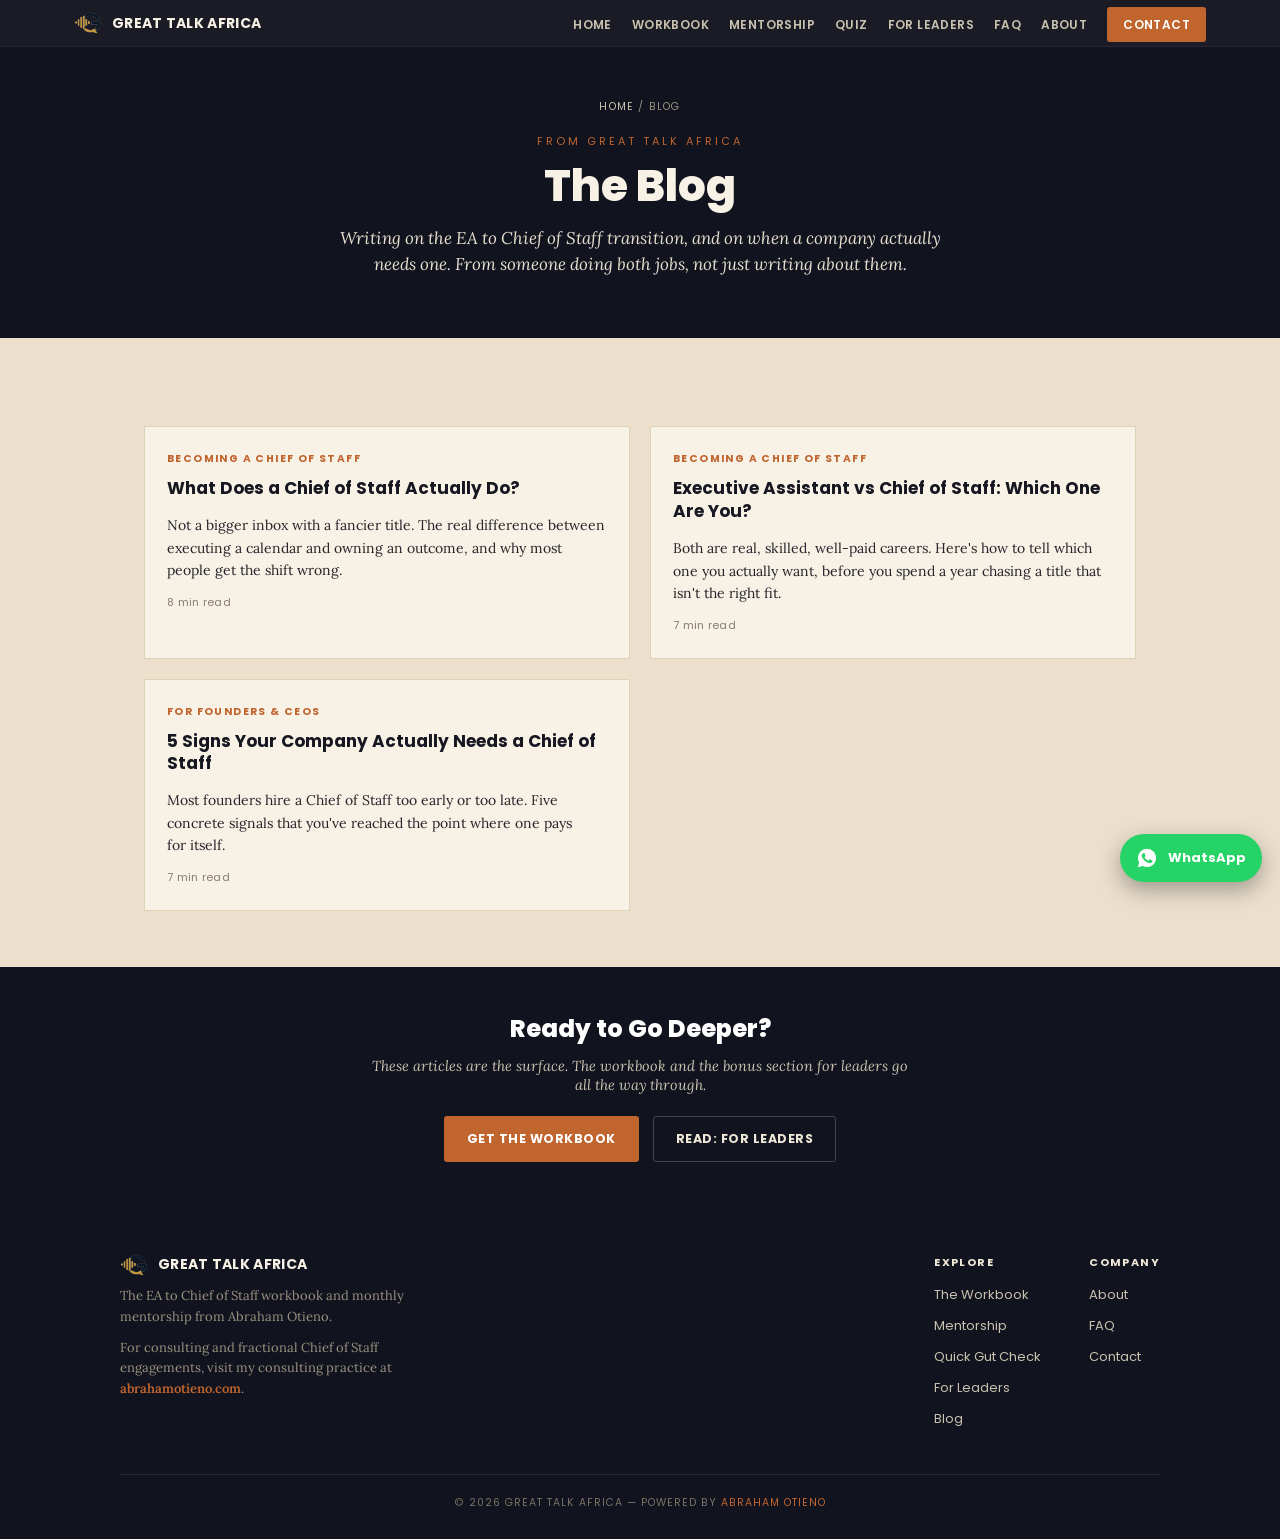
<file: blog/index.html>
<!DOCTYPE html>
<html lang="en">
<head>
<meta charset="UTF-8">
<meta name="viewport" content="width=device-width, initial-scale=1.0">
<title>Blog | Great Talk Africa</title>
<meta name="description" content="Writing on the EA to Chief of Staff transition and on when a company actually needs one, from Abraham Otieno, a practicing Chief of Staff in Nairobi.">
<link rel="canonical" href="https://greattalk.africa/blog/">
<meta name="theme-color" content="#11131E">
<link rel="icon" href="../favicon.ico" sizes="any">
<link rel="icon" href="../favicon-32x32.png" type="image/png" sizes="32x32">
<link rel="icon" href="../favicon-16x16.png" type="image/png" sizes="16x16">
<link rel="apple-touch-icon" href="../apple-touch-icon.png">
<link rel="manifest" href="../site.webmanifest">

<meta property="og:type" content="website">
<meta property="og:site_name" content="Great Talk Africa">
<meta property="og:title" content="Blog | Great Talk Africa">
<meta property="og:description" content="Writing on the EA to Chief of Staff transition and on when a company actually needs one.">
<meta property="og:url" content="https://greattalk.africa/blog/">
<meta property="og:image" content="https://greattalk.africa/assets/img/og-banner.jpg">
<meta property="og:image:width" content="1200">
<meta property="og:image:height" content="630">
<meta name="twitter:card" content="summary_large_image">

<link rel="preconnect" href="https://fonts.googleapis.com">
<link rel="preconnect" href="https://fonts.gstatic.com" crossorigin>
<link href="https://fonts.googleapis.com/css2?family=Poppins:wght@400;600;700;800&family=Lora:ital,wght@0,400;0,500;1,400;1,500&display=swap" rel="stylesheet">
<link rel="stylesheet" href="../assets/css/styles.css">
<script type="module" src="https://static.cloudflareinsights.com/beacon.min.js" data-cf-beacon='{"token": "6135a238daf74160932699d4e0c53ca2"}'></script>

<script type="application/ld+json">
{
  "@context": "https://schema.org",
  "@type": "Blog",
  "name": "Great Talk Africa Blog",
  "url": "https://greattalk.africa/blog/",
  "publisher": { "@type": "Organization", "name": "Great Talk Africa", "logo": { "@type": "ImageObject", "url": "https://greattalk.africa/GTA-logo.png" } }
}
</script>
<script type="application/ld+json">
{
  "@context": "https://schema.org",
  "@type": "BreadcrumbList",
  "itemListElement": [
    { "@type": "ListItem", "position": 1, "name": "Home", "item": "https://greattalk.africa/" },
    { "@type": "ListItem", "position": 2, "name": "Blog", "item": "https://greattalk.africa/blog/" }
  ]
}
</script>
</head>
<body>
<a class="skip-link" href="#main">Skip to main content</a>
<a class="whatsapp-float" href="https://wa.me/254757272468" aria-label="Message on WhatsApp" target="_blank" rel="noopener">
  <svg viewBox="0 0 24 24" fill="currentColor" aria-hidden="true"><path d="M12.04 2c-5.46 0-9.9 4.44-9.9 9.9 0 1.75.46 3.45 1.32 4.95L2 22l5.25-1.38a9.87 9.87 0 0 0 4.79 1.22h.01c5.46 0 9.9-4.44 9.9-9.9 0-2.64-1.03-5.12-2.9-6.99A9.82 9.82 0 0 0 12.04 2Zm5.8 14.14c-.24.68-1.4 1.32-1.93 1.4-.5.08-1.12.11-1.8-.11a15.6 15.6 0 0 1-1.65-.6c-2.9-1.25-4.79-4.17-4.94-4.36-.14-.2-1.18-1.57-1.18-3 0-1.42.75-2.12 1.02-2.41.27-.29.58-.36.78-.36l.55.01c.18 0 .42-.07.65.5.24.58.82 2 .89 2.15.07.15.12.32.02.51-.1.2-.15.32-.3.5-.14.17-.3.38-.43.51-.14.14-.29.29-.13.57.16.29.72 1.19 1.55 1.93 1.06.95 1.96 1.24 2.25 1.38.29.15.46.13.63-.07.17-.2.72-.83.91-1.12.19-.28.38-.24.63-.14.26.1 1.65.78 1.94.92.28.14.47.21.53.33.07.13.07.71-.17 1.39Z"/></svg>
  <span class="wa-label">WhatsApp</span>
</a>

<nav class="site-nav" aria-label="Primary">
  <div class="nav-inner">
    <a href="../index.html" class="nav-brand"><img src="../assets/img/gta-icon.png" alt="Great Talk Africa logo" width="28" height="22"><span>GREAT TALK AFRICA</span></a>
    <button class="nav-toggle" id="navToggle" aria-label="Toggle menu" aria-expanded="false" aria-controls="navLinks"><span></span><span></span><span></span></button>
    <ul class="nav-links" id="navLinks">
      <li><a href="../index.html">Home</a></li>
      <li><a href="../workbook.html">Workbook</a></li>
      <li><a href="../mentorship.html">Mentorship</a></li>
      <li><a href="../quiz.html">Quiz</a></li>
      <li><a href="../for-leaders.html">For Leaders</a></li>
      <li><a href="../faq.html">FAQ</a></li>
      <li><a href="../about.html">About</a></li>
      <li><a href="../contact.html" class="nav-cta">Contact</a></li>
    </ul>
  </div>
</nav>

<main id="main">

<header class="page-header">
  <div class="breadcrumbs"><a href="../index.html">Home</a> / Blog</div>
  <div class="cover-eyebrow">FROM GREAT TALK AFRICA</div>
  <h1>The Blog</h1>
  <p class="page-lede">Writing on the EA to Chief of Staff transition, and on when a company actually needs one. From someone doing both jobs, not just writing about them.</p>
</header>

<section class="blog-section">
  <div class="container">
    <div class="blog-grid">

      <a class="blog-card" href="what-does-a-chief-of-staff-actually-do.html">
        <span class="blog-tag">BECOMING A CHIEF OF STAFF</span>
        <div class="blog-card-title">What Does a Chief of Staff Actually Do?</div>
        <p class="blog-card-summary">Not a bigger inbox with a fancier title. The real difference between executing a calendar and owning an outcome, and why most people get the shift wrong.</p>
        <div class="blog-card-meta">8 min read</div>
      </a>

      <a class="blog-card" href="executive-assistant-vs-chief-of-staff.html">
        <span class="blog-tag">BECOMING A CHIEF OF STAFF</span>
        <div class="blog-card-title">Executive Assistant vs Chief of Staff: Which One Are You?</div>
        <p class="blog-card-summary">Both are real, skilled, well-paid careers. Here's how to tell which one you actually want, before you spend a year chasing a title that isn't the right fit.</p>
        <div class="blog-card-meta">7 min read</div>
      </a>

      <a class="blog-card" href="signs-your-company-needs-a-chief-of-staff.html">
        <span class="blog-tag">FOR FOUNDERS &amp; CEOS</span>
        <div class="blog-card-title">5 Signs Your Company Actually Needs a Chief of Staff</div>
        <p class="blog-card-summary">Most founders hire a Chief of Staff too early or too late. Five concrete signals that you've reached the point where one pays for itself.</p>
        <div class="blog-card-meta">7 min read</div>
      </a>

    </div>
  </div>
</section>

<section class="cta-banner">
  <div class="container narrow">
    <div class="cta-title">Ready to Go Deeper?</div>
    <div class="cta-sub">These articles are the surface. The workbook and the bonus section for leaders go all the way through.</div>
    <div class="hero-ctas">
      <a href="../workbook.html" class="btn btn-primary">Get the Workbook</a>
      <a href="../for-leaders.html" class="btn btn-ghost">Read: For Leaders</a>
    </div>
  </div>
</section>

</main>

<footer class="site-footer">
  <div class="footer-inner">
    <div class="footer-brand">
      <a href="../index.html" class="nav-brand"><img src="../assets/img/gta-icon.png" alt="Great Talk Africa logo" width="28" height="22"><span>GREAT TALK AFRICA</span></a>
      <p>The EA to Chief of Staff workbook and monthly mentorship from Abraham Otieno.</p>
      <p class="footer-consulting">For consulting and fractional Chief of Staff engagements, visit my consulting practice at <a href="https://abrahamotieno.com" target="_blank" rel="noopener">abrahamotieno.com</a>.</p>
    </div>
    <div class="footer-cols">
      <div class="footer-col">
        <h3>Explore</h3>
        <ul>
          <li><a href="../workbook.html">The Workbook</a></li>
          <li><a href="../mentorship.html">Mentorship</a></li>
          <li><a href="../quiz.html">Quick Gut Check</a></li>
          <li><a href="../for-leaders.html">For Leaders</a></li>
          <li><a href="index.html">Blog</a></li>
        </ul>
      </div>
      <div class="footer-col">
        <h3>Company</h3>
        <ul>
          <li><a href="../about.html">About</a></li>
          <li><a href="../faq.html">FAQ</a></li>
          <li><a href="../contact.html">Contact</a></li>
        </ul>
      </div>
    </div>
  </div>
  <div class="footer-bottom">
    &copy; <span id="year"></span> GREAT TALK AFRICA &mdash; Powered by <a href="https://abrahamotieno.com" target="_blank" rel="noopener">Abraham Otieno</a>
  </div>
</footer>

<script src="../assets/js/nav.js"></script>
<script>document.getElementById('year').textContent = new Date().getFullYear();</script>
</body>
</html>
</file>
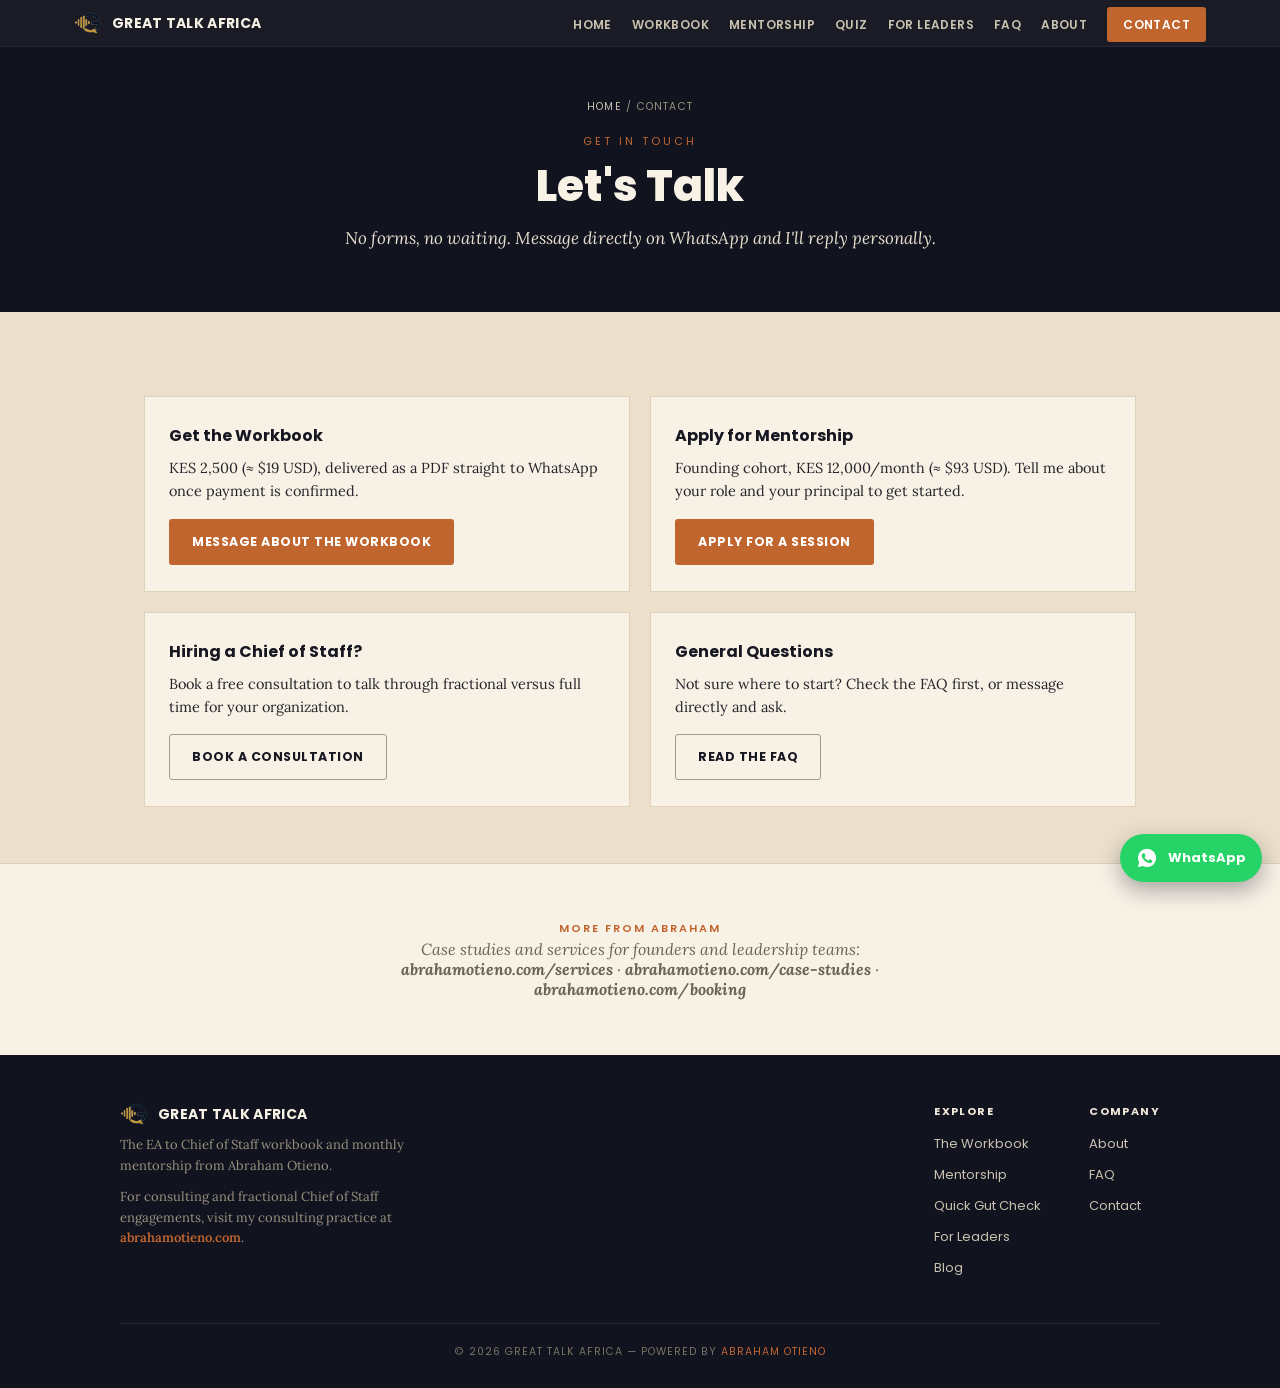
<file: contact.html>
<!DOCTYPE html>
<html lang="en">
<head>
<meta charset="UTF-8">
<meta name="viewport" content="width=device-width, initial-scale=1.0">
<title>Contact | Great Talk Africa</title>
<meta name="description" content="Message Abraham Otieno on WhatsApp to get the EA to Chief of Staff workbook, apply for mentorship, or book a free consultation.">
<link rel="canonical" href="https://greattalk.africa/contact.html">
<meta name="theme-color" content="#11131E">
<link rel="icon" href="favicon.ico" sizes="any">
<link rel="icon" href="favicon-32x32.png" type="image/png" sizes="32x32">
<link rel="icon" href="favicon-16x16.png" type="image/png" sizes="16x16">
<link rel="apple-touch-icon" href="apple-touch-icon.png">
<link rel="manifest" href="site.webmanifest">

<meta property="og:type" content="website">
<meta property="og:site_name" content="Great Talk Africa">
<meta property="og:title" content="Contact | Great Talk Africa">
<meta property="og:description" content="Message Abraham Otieno on WhatsApp to get the workbook, apply for mentorship, or book a free consultation.">
<meta property="og:url" content="https://greattalk.africa/contact.html">
<meta property="og:image" content="https://greattalk.africa/assets/img/og-banner.jpg">
<meta property="og:image:width" content="1200">
<meta property="og:image:height" content="630">
<meta name="twitter:card" content="summary_large_image">

<link rel="preconnect" href="https://fonts.googleapis.com">
<link rel="preconnect" href="https://fonts.gstatic.com" crossorigin>
<link href="https://fonts.googleapis.com/css2?family=Poppins:wght@400;600;700;800&family=Lora:ital,wght@0,400;0,500;1,400;1,500&display=swap" rel="stylesheet">
<link rel="stylesheet" href="assets/css/styles.css">
<script type="module" src="https://static.cloudflareinsights.com/beacon.min.js" data-cf-beacon='{"token": "6135a238daf74160932699d4e0c53ca2"}'></script>

<script type="application/ld+json">
{
  "@context": "https://schema.org",
  "@type": "ContactPage",
  "url": "https://greattalk.africa/contact.html",
  "about": { "@type": "Person", "name": "Abraham Otieno" }
}
</script>
<script type="application/ld+json">
{
  "@context": "https://schema.org",
  "@type": "BreadcrumbList",
  "itemListElement": [
    { "@type": "ListItem", "position": 1, "name": "Home", "item": "https://greattalk.africa/" },
    { "@type": "ListItem", "position": 2, "name": "Contact", "item": "https://greattalk.africa/contact.html" }
  ]
}
</script>
</head>
<body>
<a class="skip-link" href="#main">Skip to main content</a>
<a class="whatsapp-float" href="https://wa.me/254757272468" aria-label="Message on WhatsApp" target="_blank" rel="noopener">
  <svg viewBox="0 0 24 24" fill="currentColor" aria-hidden="true"><path d="M12.04 2c-5.46 0-9.9 4.44-9.9 9.9 0 1.75.46 3.45 1.32 4.95L2 22l5.25-1.38a9.87 9.87 0 0 0 4.79 1.22h.01c5.46 0 9.9-4.44 9.9-9.9 0-2.64-1.03-5.12-2.9-6.99A9.82 9.82 0 0 0 12.04 2Zm5.8 14.14c-.24.68-1.4 1.32-1.93 1.4-.5.08-1.12.11-1.8-.11a15.6 15.6 0 0 1-1.65-.6c-2.9-1.25-4.79-4.17-4.94-4.36-.14-.2-1.18-1.57-1.18-3 0-1.42.75-2.12 1.02-2.41.27-.29.58-.36.78-.36l.55.01c.18 0 .42-.07.65.5.24.58.82 2 .89 2.15.07.15.12.32.02.51-.1.2-.15.32-.3.5-.14.17-.3.38-.43.51-.14.14-.29.29-.13.57.16.29.72 1.19 1.55 1.93 1.06.95 1.96 1.24 2.25 1.38.29.15.46.13.63-.07.17-.2.72-.83.91-1.12.19-.28.38-.24.63-.14.26.1 1.65.78 1.94.92.28.14.47.21.53.33.07.13.07.71-.17 1.39Z"/></svg>
  <span class="wa-label">WhatsApp</span>
</a>

<nav class="site-nav" aria-label="Primary">
  <div class="nav-inner">
    <a href="index.html" class="nav-brand"><img src="assets/img/gta-icon.png" alt="Great Talk Africa logo" width="28" height="22"><span>GREAT TALK AFRICA</span></a>
    <button class="nav-toggle" id="navToggle" aria-label="Toggle menu" aria-expanded="false" aria-controls="navLinks"><span></span><span></span><span></span></button>
    <ul class="nav-links" id="navLinks">
      <li><a href="index.html">Home</a></li>
      <li><a href="workbook.html">Workbook</a></li>
      <li><a href="mentorship.html">Mentorship</a></li>
      <li><a href="quiz.html">Quiz</a></li>
      <li><a href="for-leaders.html">For Leaders</a></li>
      <li><a href="faq.html">FAQ</a></li>
      <li><a href="about.html">About</a></li>
      <li><a href="contact.html" class="nav-cta" aria-current="page">Contact</a></li>
    </ul>
  </div>
</nav>

<main id="main">

<header class="page-header">
  <div class="breadcrumbs"><a href="index.html">Home</a> / Contact</div>
  <div class="cover-eyebrow">GET IN TOUCH</div>
  <h1>Let's Talk</h1>
  <p class="page-lede">No forms, no waiting. Message directly on WhatsApp and I'll reply personally.</p>
</header>

<section class="intro-section">
  <div class="container">
    <div class="contact-grid">
      <div class="contact-card">
        <h3>Get the Workbook</h3>
        <p>KES 2,500 (&asymp; $19 USD), delivered as a PDF straight to WhatsApp once payment is confirmed.</p>
        <a class="btn btn-primary" href="https://wa.me/254757272468?text=Hi%20Abraham%2C%20I%27d%20like%20to%20get%20the%20CoS%20workbook%20%28KES%202%2C500%29.">Message About the Workbook</a>
      </div>
      <div class="contact-card">
        <h3>Apply for Mentorship</h3>
        <p>Founding cohort, KES 12,000/month (&asymp; $93 USD). Tell me about your role and your principal to get started.</p>
        <a class="btn btn-primary" href="https://wa.me/254757272468?text=Hi%20Abraham%2C%20I%27d%20like%20to%20apply%20for%20a%20mentorship%20spot.">Apply for a Session</a>
      </div>
      <div class="contact-card">
        <h3>Hiring a Chief of Staff?</h3>
        <p>Book a free consultation to talk through fractional versus full time for your organization.</p>
        <a class="btn btn-ghost-light" href="https://wa.me/254757272468?text=Hi%20Abraham%2C%20I%27d%20like%20to%20book%20a%20consultation%20about%20hiring%20a%20Chief%20of%20Staff.">Book a Consultation</a>
      </div>
      <div class="contact-card">
        <h3>General Questions</h3>
        <p>Not sure where to start? Check the FAQ first, or message directly and ask.</p>
        <a class="btn btn-ghost-light" href="faq.html">Read the FAQ</a>
      </div>
    </div>
  </div>
</section>

<section class="toc-section" style="background:var(--cream-light); border-top:1px solid #ddd0b4;">
  <div class="container narrow center">
    <div class="section-eyebrow center">MORE FROM ABRAHAM</div>
    <p class="lede">Case studies and services for founders and leadership teams: <strong>abrahamotieno.com/services</strong> &middot; <strong>abrahamotieno.com/case-studies</strong> &middot; <strong>abrahamotieno.com/booking</strong></p>
  </div>
</section>

</main>

<footer class="site-footer">
  <div class="footer-inner">
    <div class="footer-brand">
      <a href="index.html" class="nav-brand"><img src="assets/img/gta-icon.png" alt="Great Talk Africa logo" width="28" height="22"><span>GREAT TALK AFRICA</span></a>
      <p>The EA to Chief of Staff workbook and monthly mentorship from Abraham Otieno.</p>
      <p class="footer-consulting">For consulting and fractional Chief of Staff engagements, visit my consulting practice at <a href="https://abrahamotieno.com" target="_blank" rel="noopener">abrahamotieno.com</a>.</p>
    </div>
    <div class="footer-cols">
      <div class="footer-col">
        <h3>Explore</h3>
        <ul>
          <li><a href="workbook.html">The Workbook</a></li>
          <li><a href="mentorship.html">Mentorship</a></li>
          <li><a href="quiz.html">Quick Gut Check</a></li>
          <li><a href="for-leaders.html">For Leaders</a></li>
          <li><a href="blog/index.html">Blog</a></li>
        </ul>
      </div>
      <div class="footer-col">
        <h3>Company</h3>
        <ul>
          <li><a href="about.html">About</a></li>
          <li><a href="faq.html">FAQ</a></li>
          <li><a href="contact.html">Contact</a></li>
        </ul>
      </div>
    </div>
  </div>
  <div class="footer-bottom">
    &copy; <span id="year"></span> GREAT TALK AFRICA &mdash; Powered by <a href="https://abrahamotieno.com" target="_blank" rel="noopener">Abraham Otieno</a>
  </div>
</footer>

<script src="assets/js/nav.js"></script>
<script>document.getElementById('year').textContent = new Date().getFullYear();</script>
</body>
</html>
</file>
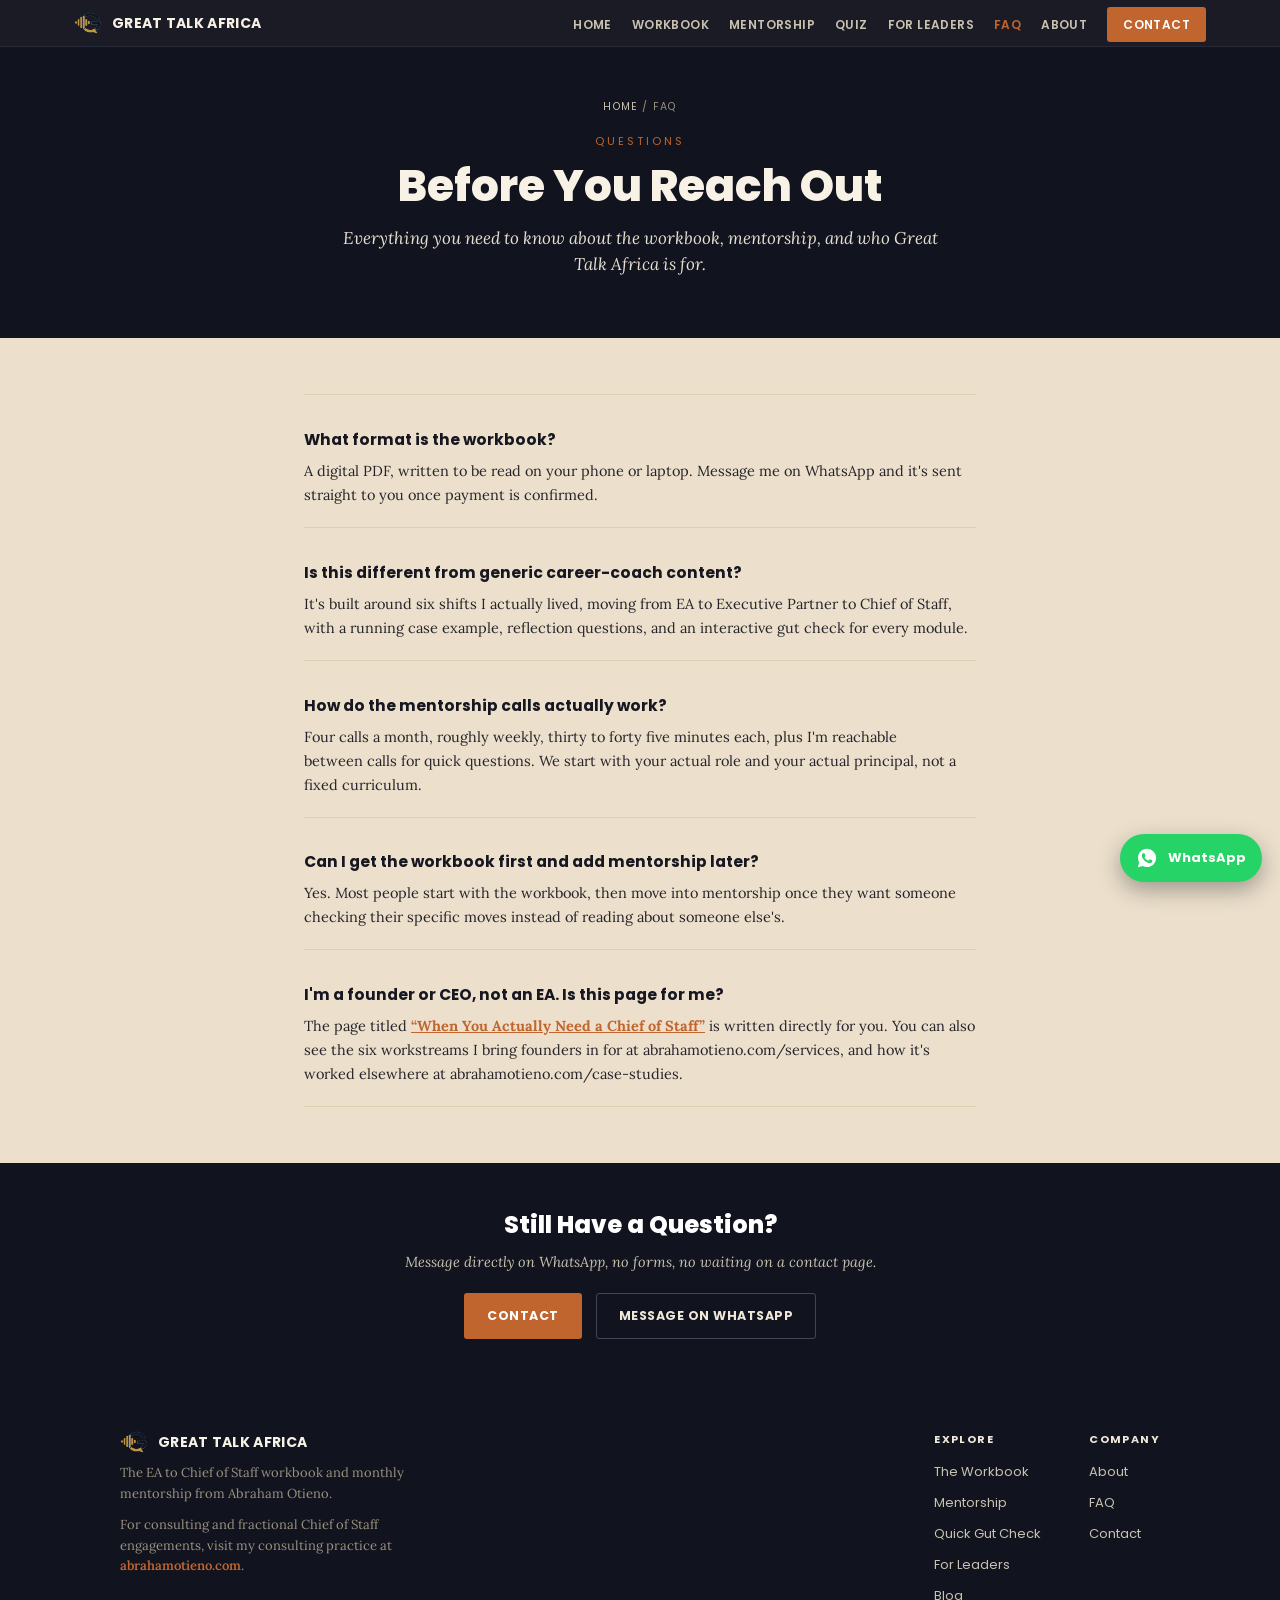
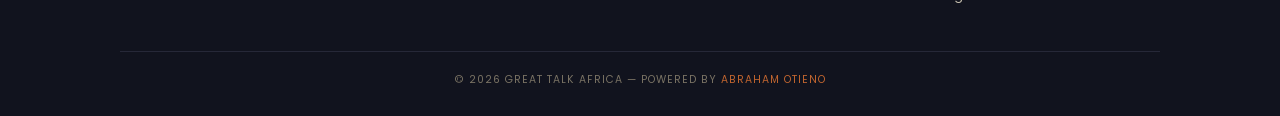
<file: faq.html>
<!DOCTYPE html>
<html lang="en">
<head>
<meta charset="UTF-8">
<meta name="viewport" content="width=device-width, initial-scale=1.0">
<title>FAQ | Great Talk Africa</title>
<meta name="description" content="Answers on the workbook format, mentorship calls, pricing, and who Great Talk Africa is for — EAs, executive partners, founders, and CEOs.">
<link rel="canonical" href="https://greattalk.africa/faq.html">
<meta name="theme-color" content="#11131E">
<link rel="icon" href="favicon.ico" sizes="any">
<link rel="icon" href="favicon-32x32.png" type="image/png" sizes="32x32">
<link rel="icon" href="favicon-16x16.png" type="image/png" sizes="16x16">
<link rel="apple-touch-icon" href="apple-touch-icon.png">
<link rel="manifest" href="site.webmanifest">

<meta property="og:type" content="website">
<meta property="og:site_name" content="Great Talk Africa">
<meta property="og:title" content="FAQ | Great Talk Africa">
<meta property="og:description" content="Answers on the workbook format, mentorship calls, pricing, and who Great Talk Africa is for.">
<meta property="og:url" content="https://greattalk.africa/faq.html">
<meta property="og:image" content="https://greattalk.africa/assets/img/og-banner.jpg">
<meta property="og:image:width" content="1200">
<meta property="og:image:height" content="630">
<meta name="twitter:card" content="summary_large_image">

<link rel="preconnect" href="https://fonts.googleapis.com">
<link rel="preconnect" href="https://fonts.gstatic.com" crossorigin>
<link href="https://fonts.googleapis.com/css2?family=Poppins:wght@400;600;700;800&family=Lora:ital,wght@0,400;0,500;1,400;1,500&display=swap" rel="stylesheet">
<link rel="stylesheet" href="assets/css/styles.css">
<script type="module" src="https://static.cloudflareinsights.com/beacon.min.js" data-cf-beacon='{"token": "6135a238daf74160932699d4e0c53ca2"}'></script>

<script type="application/ld+json">
{
  "@context": "https://schema.org",
  "@type": "FAQPage",
  "mainEntity": [
    {
      "@type": "Question",
      "name": "What format is the workbook?",
      "acceptedAnswer": { "@type": "Answer", "text": "A digital PDF, written to be read on your phone or laptop. Message on WhatsApp and it's sent straight to you once payment is confirmed." }
    },
    {
      "@type": "Question",
      "name": "Is this different from generic career-coach content?",
      "acceptedAnswer": { "@type": "Answer", "text": "It's built around six shifts Abraham actually lived, moving from EA to Executive Partner to Chief of Staff, with a running case example, reflection questions, and an interactive gut check for every module." }
    },
    {
      "@type": "Question",
      "name": "How do the mentorship calls actually work?",
      "acceptedAnswer": { "@type": "Answer", "text": "Four calls a month, roughly weekly, thirty to forty five minutes each, plus reachable between calls for quick questions. Sessions start with your actual role and your actual principal, not a fixed curriculum." }
    },
    {
      "@type": "Question",
      "name": "Can I get the workbook first and add mentorship later?",
      "acceptedAnswer": { "@type": "Answer", "text": "Yes. Most people start with the workbook, then move into mentorship once they want someone checking their specific moves instead of reading about someone else's." }
    },
    {
      "@type": "Question",
      "name": "I'm a founder or CEO, not an EA. Is this page for me?",
      "acceptedAnswer": { "@type": "Answer", "text": "The For Leaders page is written directly for you, covering the signals it's time to hire a Chief of Staff and whether fractional or full time fits your stage." }
    }
  ]
}
</script>
<script type="application/ld+json">
{
  "@context": "https://schema.org",
  "@type": "BreadcrumbList",
  "itemListElement": [
    { "@type": "ListItem", "position": 1, "name": "Home", "item": "https://greattalk.africa/" },
    { "@type": "ListItem", "position": 2, "name": "FAQ", "item": "https://greattalk.africa/faq.html" }
  ]
}
</script>
</head>
<body>
<a class="skip-link" href="#main">Skip to main content</a>
<a class="whatsapp-float" href="https://wa.me/254757272468" aria-label="Message on WhatsApp" target="_blank" rel="noopener">
  <svg viewBox="0 0 24 24" fill="currentColor" aria-hidden="true"><path d="M12.04 2c-5.46 0-9.9 4.44-9.9 9.9 0 1.75.46 3.45 1.32 4.95L2 22l5.25-1.38a9.87 9.87 0 0 0 4.79 1.22h.01c5.46 0 9.9-4.44 9.9-9.9 0-2.64-1.03-5.12-2.9-6.99A9.82 9.82 0 0 0 12.04 2Zm5.8 14.14c-.24.68-1.4 1.32-1.93 1.4-.5.08-1.12.11-1.8-.11a15.6 15.6 0 0 1-1.65-.6c-2.9-1.25-4.79-4.17-4.94-4.36-.14-.2-1.18-1.57-1.18-3 0-1.42.75-2.12 1.02-2.41.27-.29.58-.36.78-.36l.55.01c.18 0 .42-.07.65.5.24.58.82 2 .89 2.15.07.15.12.32.02.51-.1.2-.15.32-.3.5-.14.17-.3.38-.43.51-.14.14-.29.29-.13.57.16.29.72 1.19 1.55 1.93 1.06.95 1.96 1.24 2.25 1.38.29.15.46.13.63-.07.17-.2.72-.83.91-1.12.19-.28.38-.24.63-.14.26.1 1.65.78 1.94.92.28.14.47.21.53.33.07.13.07.71-.17 1.39Z"/></svg>
  <span class="wa-label">WhatsApp</span>
</a>

<nav class="site-nav" aria-label="Primary">
  <div class="nav-inner">
    <a href="index.html" class="nav-brand"><img src="assets/img/gta-icon.png" alt="Great Talk Africa logo" width="28" height="22"><span>GREAT TALK AFRICA</span></a>
    <button class="nav-toggle" id="navToggle" aria-label="Toggle menu" aria-expanded="false" aria-controls="navLinks"><span></span><span></span><span></span></button>
    <ul class="nav-links" id="navLinks">
      <li><a href="index.html">Home</a></li>
      <li><a href="workbook.html">Workbook</a></li>
      <li><a href="mentorship.html">Mentorship</a></li>
      <li><a href="quiz.html">Quiz</a></li>
      <li><a href="for-leaders.html">For Leaders</a></li>
      <li><a href="faq.html" aria-current="page">FAQ</a></li>
      <li><a href="about.html">About</a></li>
      <li><a href="contact.html" class="nav-cta">Contact</a></li>
    </ul>
  </div>
</nav>

<main id="main">

<header class="page-header">
  <div class="breadcrumbs"><a href="index.html">Home</a> / FAQ</div>
  <div class="cover-eyebrow">QUESTIONS</div>
  <h1>Before You Reach Out</h1>
  <p class="page-lede">Everything you need to know about the workbook, mentorship, and who Great Talk Africa is for.</p>
</header>

<section class="faq-section">
  <div class="container narrow">
    <div class="faq-item">
      <h2 class="faq-q">What format is the workbook?</h2>
      <p class="faq-a">A digital PDF, written to be read on your phone or laptop. Message me on WhatsApp and it's sent straight to you once payment is confirmed.</p>
    </div>
    <div class="faq-item">
      <h2 class="faq-q">Is this different from generic career-coach content?</h2>
      <p class="faq-a">It's built around six shifts I actually lived, moving from EA to Executive Partner to Chief of Staff, with a running case example, reflection questions, and an interactive gut check for every module.</p>
    </div>
    <div class="faq-item">
      <h2 class="faq-q">How do the mentorship calls actually work?</h2>
      <p class="faq-a">Four calls a month, roughly weekly, thirty to forty five minutes each, plus I'm reachable between calls for quick questions. We start with your actual role and your actual principal, not a fixed curriculum.</p>
    </div>
    <div class="faq-item">
      <h2 class="faq-q">Can I get the workbook first and add mentorship later?</h2>
      <p class="faq-a">Yes. Most people start with the workbook, then move into mentorship once they want someone checking their specific moves instead of reading about someone else's.</p>
    </div>
    <div class="faq-item">
      <h2 class="faq-q">I'm a founder or CEO, not an EA. Is this page for me?</h2>
      <p class="faq-a">The page titled <a href="for-leaders.html" style="color:var(--orange); font-weight:700;">&ldquo;When You Actually Need a Chief of Staff&rdquo;</a> is written directly for you. You can also see the six workstreams I bring founders in for at abrahamotieno.com/services, and how it's worked elsewhere at abrahamotieno.com/case-studies.</p>
    </div>
  </div>
</section>

<section class="cta-banner">
  <div class="container narrow">
    <div class="cta-title">Still Have a Question?</div>
    <div class="cta-sub">Message directly on WhatsApp, no forms, no waiting on a contact page.</div>
    <div class="hero-ctas">
      <a href="contact.html" class="btn btn-primary">Contact</a>
      <a href="https://wa.me/254757272468" class="btn btn-ghost">Message on WhatsApp</a>
    </div>
  </div>
</section>

</main>

<footer class="site-footer">
  <div class="footer-inner">
    <div class="footer-brand">
      <a href="index.html" class="nav-brand"><img src="assets/img/gta-icon.png" alt="Great Talk Africa logo" width="28" height="22"><span>GREAT TALK AFRICA</span></a>
      <p>The EA to Chief of Staff workbook and monthly mentorship from Abraham Otieno.</p>
      <p class="footer-consulting">For consulting and fractional Chief of Staff engagements, visit my consulting practice at <a href="https://abrahamotieno.com" target="_blank" rel="noopener">abrahamotieno.com</a>.</p>
    </div>
    <div class="footer-cols">
      <div class="footer-col">
        <h3>Explore</h3>
        <ul>
          <li><a href="workbook.html">The Workbook</a></li>
          <li><a href="mentorship.html">Mentorship</a></li>
          <li><a href="quiz.html">Quick Gut Check</a></li>
          <li><a href="for-leaders.html">For Leaders</a></li>
          <li><a href="blog/index.html">Blog</a></li>
        </ul>
      </div>
      <div class="footer-col">
        <h3>Company</h3>
        <ul>
          <li><a href="about.html">About</a></li>
          <li><a href="faq.html">FAQ</a></li>
          <li><a href="contact.html">Contact</a></li>
        </ul>
      </div>
    </div>
  </div>
  <div class="footer-bottom">
    &copy; <span id="year"></span> GREAT TALK AFRICA &mdash; Powered by <a href="https://abrahamotieno.com" target="_blank" rel="noopener">Abraham Otieno</a>
  </div>
</footer>

<script src="assets/js/nav.js"></script>
<script>document.getElementById('year').textContent = new Date().getFullYear();</script>
</body>
</html>
</file>
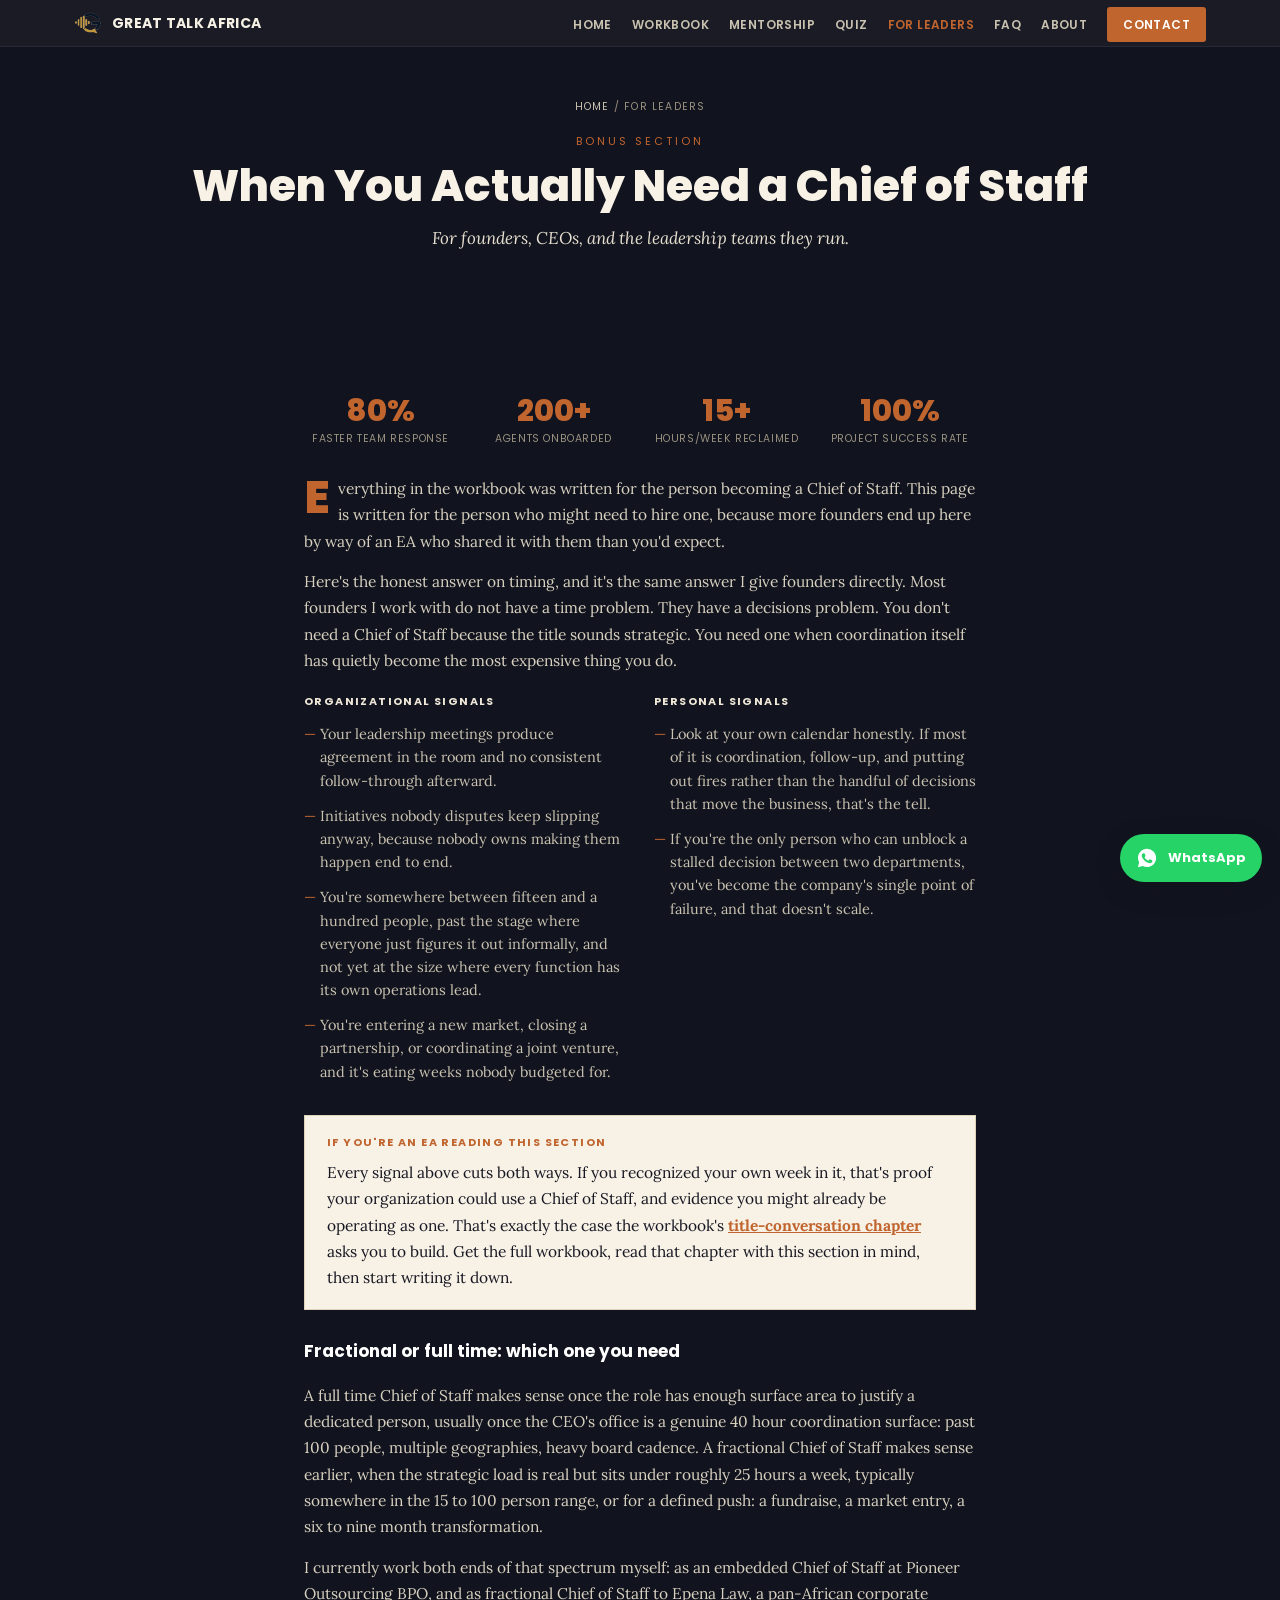
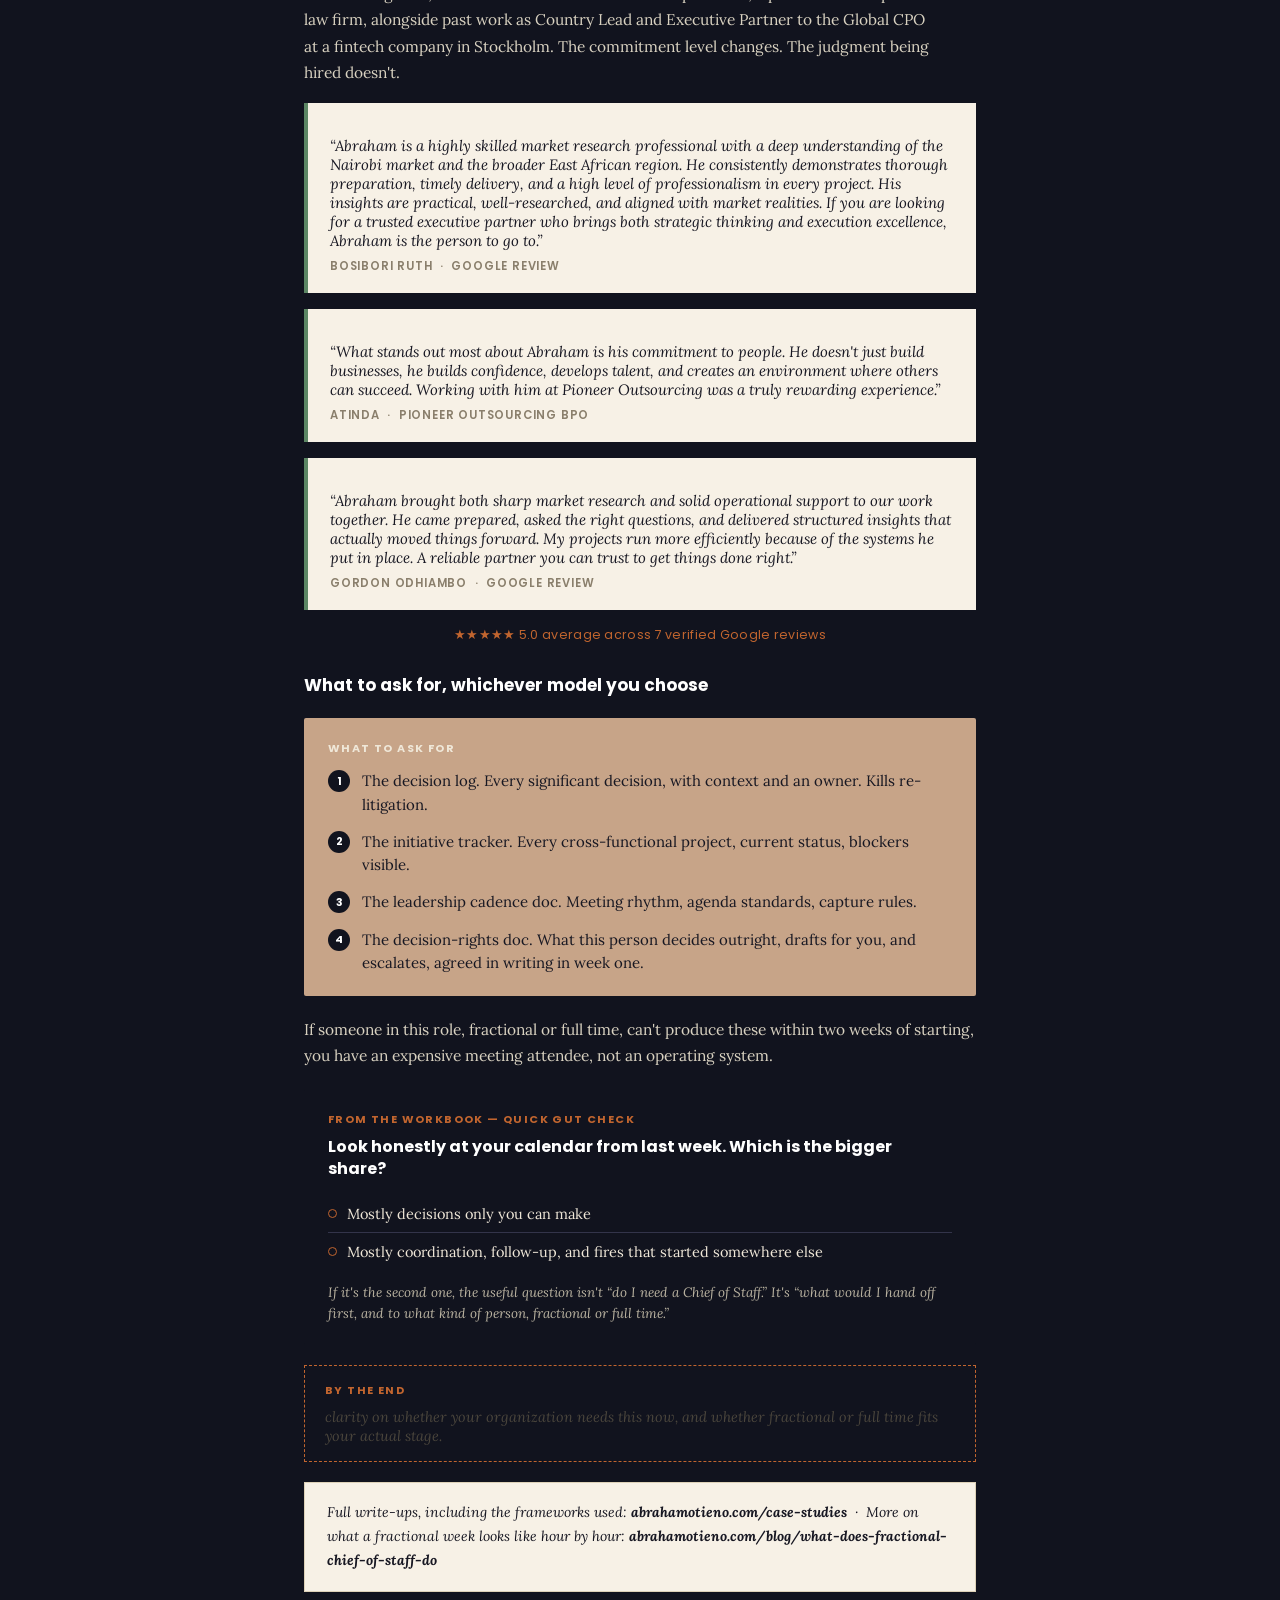
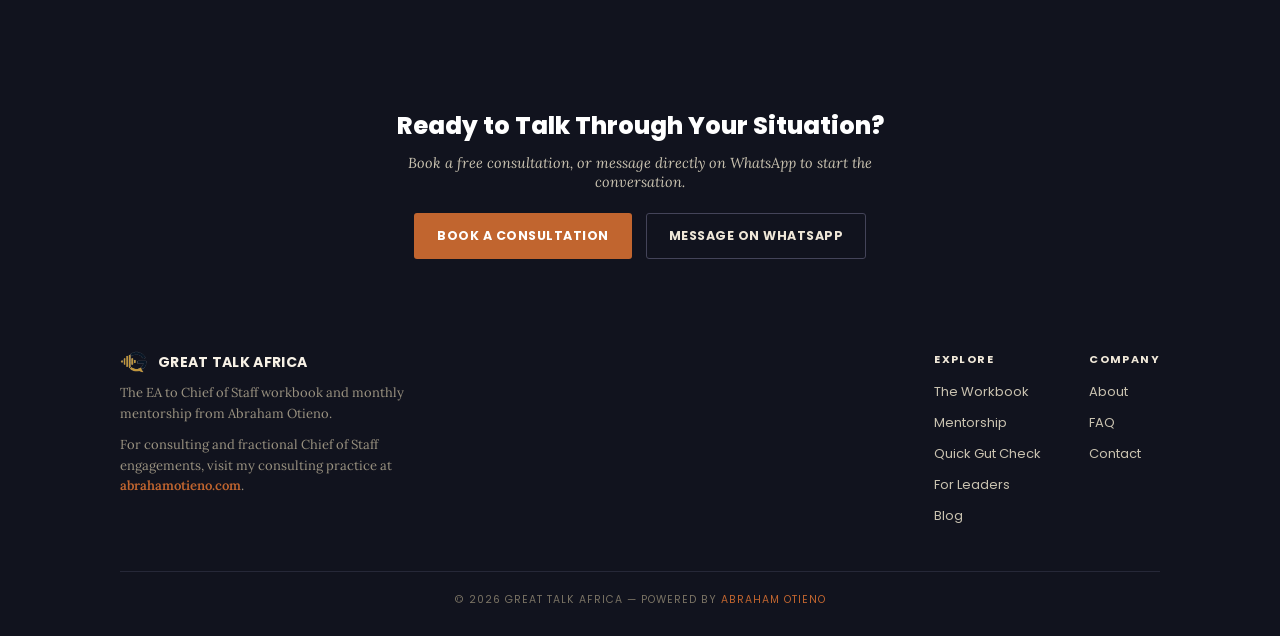
<file: for-leaders.html>
<!DOCTYPE html>
<html lang="en">
<head>
<meta charset="UTF-8">
<meta name="viewport" content="width=device-width, initial-scale=1.0">
<title>When You Actually Need a Chief of Staff | Great Talk Africa</title>
<meta name="description" content="A guide for founders and CEOs: the organizational and personal signals it's time to hire a Chief of Staff, and whether fractional or full time fits your stage.">
<link rel="canonical" href="https://greattalk.africa/for-leaders.html">
<meta name="theme-color" content="#11131E">
<link rel="icon" href="favicon.ico" sizes="any">
<link rel="icon" href="favicon-32x32.png" type="image/png" sizes="32x32">
<link rel="icon" href="favicon-16x16.png" type="image/png" sizes="16x16">
<link rel="apple-touch-icon" href="apple-touch-icon.png">
<link rel="manifest" href="site.webmanifest">

<meta property="og:type" content="website">
<meta property="og:site_name" content="Great Talk Africa">
<meta property="og:title" content="When You Actually Need a Chief of Staff | Great Talk Africa">
<meta property="og:description" content="For founders and CEOs: the organizational and personal signals it's time to hire a Chief of Staff, fractional or full time.">
<meta property="og:url" content="https://greattalk.africa/for-leaders.html">
<meta property="og:image" content="https://greattalk.africa/assets/img/og-banner.jpg">
<meta property="og:image:width" content="1200">
<meta property="og:image:height" content="630">
<meta name="twitter:card" content="summary_large_image">

<link rel="preconnect" href="https://fonts.googleapis.com">
<link rel="preconnect" href="https://fonts.gstatic.com" crossorigin>
<link href="https://fonts.googleapis.com/css2?family=Poppins:wght@400;600;700;800&family=Lora:ital,wght@0,400;0,500;1,400;1,500&display=swap" rel="stylesheet">
<link rel="stylesheet" href="assets/css/styles.css">
<script type="module" src="https://static.cloudflareinsights.com/beacon.min.js" data-cf-beacon='{"token": "6135a238daf74160932699d4e0c53ca2"}'></script>

<script type="application/ld+json">
{
  "@context": "https://schema.org",
  "@type": "Article",
  "headline": "When You Actually Need a Chief of Staff",
  "description": "For founders, CEOs, and the leadership teams they run: the organizational and personal signals it's time to hire a Chief of Staff.",
  "author": { "@type": "Person", "name": "Abraham Otieno" },
  "publisher": { "@type": "Organization", "name": "Great Talk Africa", "logo": { "@type": "ImageObject", "url": "https://greattalk.africa/GTA-logo.png" } },
  "mainEntityOfPage": "https://greattalk.africa/for-leaders.html"
}
</script>
<script type="application/ld+json">
{
  "@context": "https://schema.org",
  "@type": "BreadcrumbList",
  "itemListElement": [
    { "@type": "ListItem", "position": 1, "name": "Home", "item": "https://greattalk.africa/" },
    { "@type": "ListItem", "position": 2, "name": "For Leaders", "item": "https://greattalk.africa/for-leaders.html" }
  ]
}
</script>
</head>
<body>
<a class="skip-link" href="#main">Skip to main content</a>
<a class="whatsapp-float" href="https://wa.me/254757272468" aria-label="Message on WhatsApp" target="_blank" rel="noopener">
  <svg viewBox="0 0 24 24" fill="currentColor" aria-hidden="true"><path d="M12.04 2c-5.46 0-9.9 4.44-9.9 9.9 0 1.75.46 3.45 1.32 4.95L2 22l5.25-1.38a9.87 9.87 0 0 0 4.79 1.22h.01c5.46 0 9.9-4.44 9.9-9.9 0-2.64-1.03-5.12-2.9-6.99A9.82 9.82 0 0 0 12.04 2Zm5.8 14.14c-.24.68-1.4 1.32-1.93 1.4-.5.08-1.12.11-1.8-.11a15.6 15.6 0 0 1-1.65-.6c-2.9-1.25-4.79-4.17-4.94-4.36-.14-.2-1.18-1.57-1.18-3 0-1.42.75-2.12 1.02-2.41.27-.29.58-.36.78-.36l.55.01c.18 0 .42-.07.65.5.24.58.82 2 .89 2.15.07.15.12.32.02.51-.1.2-.15.32-.3.5-.14.17-.3.38-.43.51-.14.14-.29.29-.13.57.16.29.72 1.19 1.55 1.93 1.06.95 1.96 1.24 2.25 1.38.29.15.46.13.63-.07.17-.2.72-.83.91-1.12.19-.28.38-.24.63-.14.26.1 1.65.78 1.94.92.28.14.47.21.53.33.07.13.07.71-.17 1.39Z"/></svg>
  <span class="wa-label">WhatsApp</span>
</a>

<nav class="site-nav" aria-label="Primary">
  <div class="nav-inner">
    <a href="index.html" class="nav-brand"><img src="assets/img/gta-icon.png" alt="Great Talk Africa logo" width="28" height="22"><span>GREAT TALK AFRICA</span></a>
    <button class="nav-toggle" id="navToggle" aria-label="Toggle menu" aria-expanded="false" aria-controls="navLinks"><span></span><span></span><span></span></button>
    <ul class="nav-links" id="navLinks">
      <li><a href="index.html">Home</a></li>
      <li><a href="workbook.html">Workbook</a></li>
      <li><a href="mentorship.html">Mentorship</a></li>
      <li><a href="quiz.html">Quiz</a></li>
      <li><a href="for-leaders.html" aria-current="page">For Leaders</a></li>
      <li><a href="faq.html">FAQ</a></li>
      <li><a href="about.html">About</a></li>
      <li><a href="contact.html" class="nav-cta">Contact</a></li>
    </ul>
  </div>
</nav>

<main id="main">

<header class="page-header">
  <div class="breadcrumbs"><a href="index.html">Home</a> / For Leaders</div>
  <div class="cover-eyebrow">BONUS SECTION</div>
  <h1>When You Actually Need a Chief of Staff</h1>
  <p class="page-lede">For founders, CEOs, and the leadership teams they run.</p>
</header>

<section class="bonus-section">
  <div class="container narrow">
    <div class="stats-row">
      <div class="stat-item"><div class="stat-num">80%</div><div class="stat-label">Faster Team Response</div></div>
      <div class="stat-item"><div class="stat-num">200+</div><div class="stat-label">Agents Onboarded</div></div>
      <div class="stat-item"><div class="stat-num">15+</div><div class="stat-label">Hours/Week Reclaimed</div></div>
      <div class="stat-item"><div class="stat-num">100%</div><div class="stat-label">Project Success Rate</div></div>
    </div>
    <div class="body-text">
      <p class="dropcap"><span class="dc">E</span>verything in the workbook was written for the person becoming a Chief of Staff. This page is written for the person who might need to hire one, because more founders end up here by way of an EA who shared it with them than you'd expect.</p>
      <p>Here's the honest answer on timing, and it's the same answer I give founders directly. Most founders I work with do not have a time problem. They have a decisions problem. You don't need a Chief of Staff because the title sounds strategic. You need one when coordination itself has quietly become the most expensive thing you do.</p>
    </div>
    <div class="two-col">
      <div class="signal-col">
        <div class="box-label dark">ORGANIZATIONAL SIGNALS</div>
        <ul class="check-list">
          <li>Your leadership meetings produce agreement in the room and no consistent follow-through afterward.</li>
          <li>Initiatives nobody disputes keep slipping anyway, because nobody owns making them happen end to end.</li>
          <li>You're somewhere between fifteen and a hundred people, past the stage where everyone just figures it out informally, and not yet at the size where every function has its own operations lead.</li>
          <li>You're entering a new market, closing a partnership, or coordinating a joint venture, and it's eating weeks nobody budgeted for.</li>
        </ul>
      </div>
      <div class="signal-col">
        <div class="box-label dark">PERSONAL SIGNALS</div>
        <ul class="check-list">
          <li>Look at your own calendar honestly. If most of it is coordination, follow-up, and putting out fires rather than the handful of decisions that move the business, that's the tell.</li>
          <li>If you're the only person who can unblock a stalled decision between two departments, you've become the company's single point of failure, and that doesn't scale.</li>
        </ul>
      </div>
    </div>
    <div class="callout-box">
      <div class="box-label orange">IF YOU'RE AN EA READING THIS SECTION</div>
      <p>Every signal above cuts both ways. If you recognized your own week in it, that's proof your organization could use a Chief of Staff, and evidence you might already be operating as one. That's exactly the case the workbook's <a href="workbook.html" style="color:var(--orange); font-weight:700;">title-conversation chapter</a> asks you to build. Get the full workbook, read that chapter with this section in mind, then start writing it down.</p>
    </div>

    <h2 class="sub-heading">Fractional or full time: which one you need</h2>
    <div class="body-text">
      <p>A full time Chief of Staff makes sense once the role has enough surface area to justify a dedicated person, usually once the CEO's office is a genuine 40 hour coordination surface: past 100 people, multiple geographies, heavy board cadence. A fractional Chief of Staff makes sense earlier, when the strategic load is real but sits under roughly 25 hours a week, typically somewhere in the 15 to 100 person range, or for a defined push: a fundraise, a market entry, a six to nine month transformation.</p>
      <p>I currently work both ends of that spectrum myself: as an embedded Chief of Staff at Pioneer Outsourcing BPO, and as fractional Chief of Staff to Epena Law, a pan-African corporate law firm, alongside past work as Country Lead and Executive Partner to the Global CPO at a fintech company in Stockholm. The commitment level changes. The judgment being hired doesn't.</p>
    </div>

    <div class="testimonial">
      <p>&ldquo;Abraham is a highly skilled market research professional with a deep understanding of the Nairobi market and the broader East African region. He consistently demonstrates thorough preparation, timely delivery, and a high level of professionalism in every project. His insights are practical, well-researched, and aligned with market realities. If you are looking for a trusted executive partner who brings both strategic thinking and execution excellence, Abraham is the person to go to.&rdquo;</p>
      <div class="testimonial-name">BOSIBORI RUTH &nbsp;&middot;&nbsp; GOOGLE REVIEW</div>
    </div>
    <div class="testimonial">
      <p>&ldquo;What stands out most about Abraham is his commitment to people. He doesn't just build businesses, he builds confidence, develops talent, and creates an environment where others can succeed. Working with him at Pioneer Outsourcing was a truly rewarding experience.&rdquo;</p>
      <div class="testimonial-name">ATINDA &nbsp;&middot;&nbsp; PIONEER OUTSOURCING BPO</div>
    </div>
    <div class="testimonial">
      <p>&ldquo;Abraham brought both sharp market research and solid operational support to our work together. He came prepared, asked the right questions, and delivered structured insights that actually moved things forward. My projects run more efficiently because of the systems he put in place. A reliable partner you can trust to get things done right.&rdquo;</p>
      <div class="testimonial-name">GORDON ODHIAMBO &nbsp;&middot;&nbsp; GOOGLE REVIEW</div>
    </div>
    <p class="rating-line">&#9733;&#9733;&#9733;&#9733;&#9733; 5.0 average across 7 verified Google reviews</p>

    <h2 class="sub-heading">What to ask for, whichever model you choose</h2>
    <div class="reflect-box">
      <div class="box-label dark">WHAT TO ASK FOR</div>
      <ul class="reflect-list">
        <li><span class="num-circle">1</span><span>The decision log. Every significant decision, with context and an owner. Kills re-litigation.</span></li>
        <li><span class="num-circle">2</span><span>The initiative tracker. Every cross-functional project, current status, blockers visible.</span></li>
        <li><span class="num-circle">3</span><span>The leadership cadence doc. Meeting rhythm, agenda standards, capture rules.</span></li>
        <li><span class="num-circle">4</span><span>The decision-rights doc. What this person decides outright, drafts for you, and escalates, agreed in writing in week one.</span></li>
      </ul>
    </div>
    <div class="body-text" style="margin-top:16px;">
      <p>If someone in this role, fractional or full time, can't produce these within two weeks of starting, you have an expensive meeting attendee, not an operating system.</p>
    </div>
    <div class="gutcheck-box">
      <div class="box-label orange">FROM THE WORKBOOK — QUICK GUT CHECK</div>
      <div class="gc-question">Look honestly at your calendar from last week. Which is the bigger share?</div>
      <div class="gc-opts">
        <div class="gc-opt"><span class="gc-dot"></span>Mostly decisions only you can make</div>
        <div class="gc-opt"><span class="gc-dot"></span>Mostly coordination, follow-up, and fires that started somewhere else</div>
      </div>
      <div class="gc-note">If it's the second one, the useful question isn't &ldquo;do I need a Chief of Staff.&rdquo; It's &ldquo;what would I hand off first, and to what kind of person, fractional or full time.&rdquo;</div>
    </div>
    <div class="bte-box"><span class="box-label orange">BY THE END</span> <span class="bte-text">clarity on whether your organization needs this now, and whether fractional or full time fits your actual stage.</span></div>
    <div class="callout-box small" style="margin-top:16px;">
      <p>Full write-ups, including the frameworks used: <strong>abrahamotieno.com/case-studies</strong> &nbsp;&middot;&nbsp; More on what a fractional week looks like hour by hour: <strong>abrahamotieno.com/blog/what-does-fractional-chief-of-staff-do</strong></p>
    </div>
  </div>
</section>

<section class="cta-banner">
  <div class="container narrow">
    <div class="cta-title">Ready to Talk Through Your Situation?</div>
    <div class="cta-sub">Book a free consultation, or message directly on WhatsApp to start the conversation.</div>
    <div class="hero-ctas">
      <a href="contact.html" class="btn btn-primary">Book a Consultation</a>
      <a href="https://wa.me/254757272468" class="btn btn-ghost">Message on WhatsApp</a>
    </div>
  </div>
</section>

</main>

<footer class="site-footer">
  <div class="footer-inner">
    <div class="footer-brand">
      <a href="index.html" class="nav-brand"><img src="assets/img/gta-icon.png" alt="Great Talk Africa logo" width="28" height="22"><span>GREAT TALK AFRICA</span></a>
      <p>The EA to Chief of Staff workbook and monthly mentorship from Abraham Otieno.</p>
      <p class="footer-consulting">For consulting and fractional Chief of Staff engagements, visit my consulting practice at <a href="https://abrahamotieno.com" target="_blank" rel="noopener">abrahamotieno.com</a>.</p>
    </div>
    <div class="footer-cols">
      <div class="footer-col">
        <h3>Explore</h3>
        <ul>
          <li><a href="workbook.html">The Workbook</a></li>
          <li><a href="mentorship.html">Mentorship</a></li>
          <li><a href="quiz.html">Quick Gut Check</a></li>
          <li><a href="for-leaders.html">For Leaders</a></li>
          <li><a href="blog/index.html">Blog</a></li>
        </ul>
      </div>
      <div class="footer-col">
        <h3>Company</h3>
        <ul>
          <li><a href="about.html">About</a></li>
          <li><a href="faq.html">FAQ</a></li>
          <li><a href="contact.html">Contact</a></li>
        </ul>
      </div>
    </div>
  </div>
  <div class="footer-bottom">
    &copy; <span id="year"></span> GREAT TALK AFRICA &mdash; Powered by <a href="https://abrahamotieno.com" target="_blank" rel="noopener">Abraham Otieno</a>
  </div>
</footer>

<script src="assets/js/nav.js"></script>
<script>document.getElementById('year').textContent = new Date().getFullYear();</script>
</body>
</html>
</file>
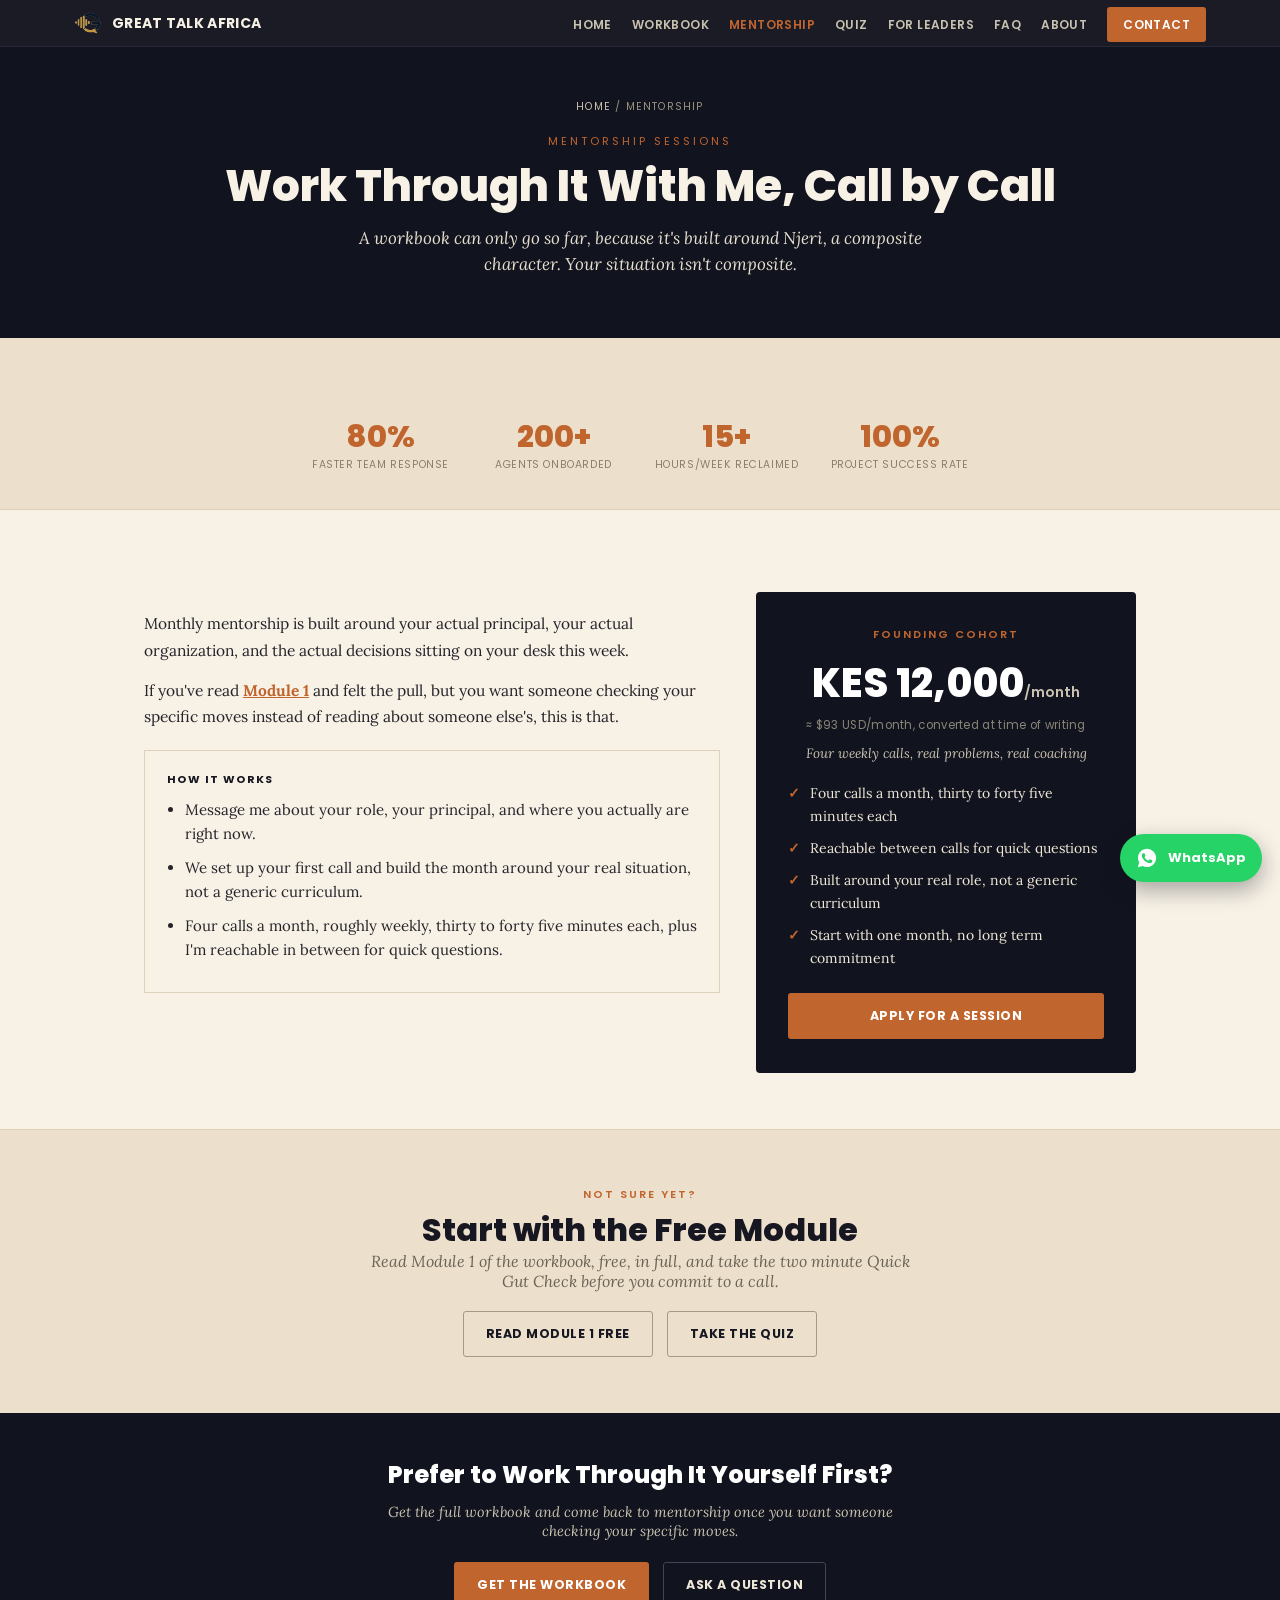
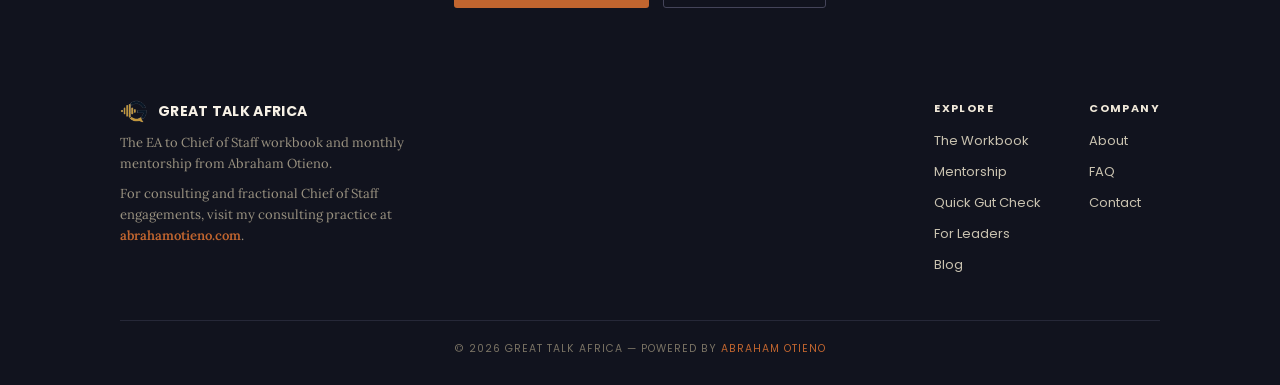
<file: mentorship.html>
<!DOCTYPE html>
<html lang="en">
<head>
<meta charset="UTF-8">
<meta name="viewport" content="width=device-width, initial-scale=1.0">
<title>Chief of Staff Mentorship — Monthly Sessions | Great Talk Africa</title>
<meta name="description" content="Four calls a month with Abraham Otieno, built around your real principal and organization, not a generic curriculum. Founding cohort: KES 12,000/month.">
<link rel="canonical" href="https://greattalk.africa/mentorship.html">
<meta name="theme-color" content="#11131E">
<link rel="icon" href="favicon.ico" sizes="any">
<link rel="icon" href="favicon-32x32.png" type="image/png" sizes="32x32">
<link rel="icon" href="favicon-16x16.png" type="image/png" sizes="16x16">
<link rel="apple-touch-icon" href="apple-touch-icon.png">
<link rel="manifest" href="site.webmanifest">

<meta property="og:type" content="website">
<meta property="og:site_name" content="Great Talk Africa">
<meta property="og:title" content="Chief of Staff Mentorship — Monthly Sessions | Great Talk Africa">
<meta property="og:description" content="Four calls a month with Abraham Otieno, built around your real principal and organization, not a generic curriculum.">
<meta property="og:url" content="https://greattalk.africa/mentorship.html">
<meta property="og:image" content="https://greattalk.africa/assets/img/og-banner.jpg">
<meta property="og:image:width" content="1200">
<meta property="og:image:height" content="630">
<meta name="twitter:card" content="summary_large_image">

<link rel="preconnect" href="https://fonts.googleapis.com">
<link rel="preconnect" href="https://fonts.gstatic.com" crossorigin>
<link href="https://fonts.googleapis.com/css2?family=Poppins:wght@400;600;700;800&family=Lora:ital,wght@0,400;0,500;1,400;1,500&display=swap" rel="stylesheet">
<link rel="stylesheet" href="assets/css/styles.css">
<script type="module" src="https://static.cloudflareinsights.com/beacon.min.js" data-cf-beacon='{"token": "6135a238daf74160932699d4e0c53ca2"}'></script>

<script type="application/ld+json">
{
  "@context": "https://schema.org",
  "@type": "Service",
  "name": "Chief of Staff Mentorship — Founding Cohort",
  "serviceType": "Career mentorship",
  "provider": { "@type": "Person", "name": "Abraham Otieno" },
  "description": "Four calls a month, roughly weekly, built around your actual role and principal, not a fixed curriculum.",
  "offers": {
    "@type": "Offer",
    "price": "12000",
    "priceCurrency": "KES",
    "url": "https://greattalk.africa/mentorship.html"
  }
}
</script>
<script type="application/ld+json">
{
  "@context": "https://schema.org",
  "@type": "BreadcrumbList",
  "itemListElement": [
    { "@type": "ListItem", "position": 1, "name": "Home", "item": "https://greattalk.africa/" },
    { "@type": "ListItem", "position": 2, "name": "Mentorship", "item": "https://greattalk.africa/mentorship.html" }
  ]
}
</script>
</head>
<body>
<a class="skip-link" href="#main">Skip to main content</a>
<a class="whatsapp-float" href="https://wa.me/254757272468" aria-label="Message on WhatsApp" target="_blank" rel="noopener">
  <svg viewBox="0 0 24 24" fill="currentColor" aria-hidden="true"><path d="M12.04 2c-5.46 0-9.9 4.44-9.9 9.9 0 1.75.46 3.45 1.32 4.95L2 22l5.25-1.38a9.87 9.87 0 0 0 4.79 1.22h.01c5.46 0 9.9-4.44 9.9-9.9 0-2.64-1.03-5.12-2.9-6.99A9.82 9.82 0 0 0 12.04 2Zm5.8 14.14c-.24.68-1.4 1.32-1.93 1.4-.5.08-1.12.11-1.8-.11a15.6 15.6 0 0 1-1.65-.6c-2.9-1.25-4.79-4.17-4.94-4.36-.14-.2-1.18-1.57-1.18-3 0-1.42.75-2.12 1.02-2.41.27-.29.58-.36.78-.36l.55.01c.18 0 .42-.07.65.5.24.58.82 2 .89 2.15.07.15.12.32.02.51-.1.2-.15.32-.3.5-.14.17-.3.38-.43.51-.14.14-.29.29-.13.57.16.29.72 1.19 1.55 1.93 1.06.95 1.96 1.24 2.25 1.38.29.15.46.13.63-.07.17-.2.72-.83.91-1.12.19-.28.38-.24.63-.14.26.1 1.65.78 1.94.92.28.14.47.21.53.33.07.13.07.71-.17 1.39Z"/></svg>
  <span class="wa-label">WhatsApp</span>
</a>

<nav class="site-nav" aria-label="Primary">
  <div class="nav-inner">
    <a href="index.html" class="nav-brand"><img src="assets/img/gta-icon.png" alt="Great Talk Africa logo" width="28" height="22"><span>GREAT TALK AFRICA</span></a>
    <button class="nav-toggle" id="navToggle" aria-label="Toggle menu" aria-expanded="false" aria-controls="navLinks"><span></span><span></span><span></span></button>
    <ul class="nav-links" id="navLinks">
      <li><a href="index.html">Home</a></li>
      <li><a href="workbook.html">Workbook</a></li>
      <li><a href="mentorship.html" aria-current="page">Mentorship</a></li>
      <li><a href="quiz.html">Quiz</a></li>
      <li><a href="for-leaders.html">For Leaders</a></li>
      <li><a href="faq.html">FAQ</a></li>
      <li><a href="about.html">About</a></li>
      <li><a href="contact.html" class="nav-cta">Contact</a></li>
    </ul>
  </div>
</nav>

<main id="main">

<header class="page-header">
  <div class="breadcrumbs"><a href="index.html">Home</a> / Mentorship</div>
  <div class="cover-eyebrow">MENTORSHIP SESSIONS</div>
  <h1>Work Through It With Me, Call by Call</h1>
  <p class="page-lede">A workbook can only go so far, because it's built around Njeri, a composite character. Your situation isn't composite.</p>
</header>

<section class="intro-section" style="padding-bottom:8px;">
  <div class="container narrow">
    <div class="stats-row">
      <div class="stat-item"><div class="stat-num">80%</div><div class="stat-label">Faster Team Response</div></div>
      <div class="stat-item"><div class="stat-num">200+</div><div class="stat-label">Agents Onboarded</div></div>
      <div class="stat-item"><div class="stat-num">15+</div><div class="stat-label">Hours/Week Reclaimed</div></div>
      <div class="stat-item"><div class="stat-num">100%</div><div class="stat-label">Project Success Rate</div></div>
    </div>
  </div>
</section>

<section class="sessions-section" id="sessions">
  <div class="container">
    <div class="session-grid">
      <div class="session-copy">
        <div class="body-text left">
          <p>Monthly mentorship is built around your actual principal, your actual organization, and the actual decisions sitting on your desk this week.</p>
          <p>If you've read <a href="workbook.html#module-1" style="color:var(--orange); font-weight:700;">Module 1</a> and felt the pull, but you want someone checking your specific moves instead of reading about someone else's, this is that.</p>
        </div>
        <div class="how-to">
          <div class="box-label dark">HOW IT WORKS</div>
          <ul class="plain-list">
            <li>Message me about your role, your principal, and where you actually are right now.</li>
            <li>We set up your first call and build the month around your real situation, not a generic curriculum.</li>
            <li>Four calls a month, roughly weekly, thirty to forty five minutes each, plus I'm reachable in between for quick questions.</li>
          </ul>
        </div>
      </div>
      <div class="session-price-wrap">
        <div class="price-card">
          <div class="price-eyebrow">Founding Cohort</div>
          <div class="price-amount">KES 12,000<span>/month</span></div>
          <div class="price-fx">&asymp; $93 USD/month, converted at time of writing</div>
          <div class="price-note">Four weekly calls, real problems, real coaching</div>
          <ul class="price-list">
            <li>Four calls a month, thirty to forty five minutes each</li>
            <li>Reachable between calls for quick questions</li>
            <li>Built around your real role, not a generic curriculum</li>
            <li>Start with one month, no long term commitment</li>
          </ul>
          <a class="btn btn-primary" href="https://wa.me/254757272468?text=Hi%20Abraham%2C%20I%27d%20like%20to%20apply%20for%20a%20mentorship%20spot.">Apply for a session</a>
        </div>
      </div>
    </div>
  </div>
</section>

<section class="intro-section">
  <div class="container narrow center">
    <div class="section-eyebrow center">NOT SURE YET?</div>
    <h2 class="page-title center">Start with the Free Module</h2>
    <p class="lede">Read Module 1 of the workbook, free, in full, and take the two minute Quick Gut Check before you commit to a call.</p>
    <div class="hero-ctas" style="justify-content:center; margin-top:20px;">
      <a href="workbook.html#module-1" class="btn btn-ghost-light">Read Module 1 Free</a>
      <a href="quiz.html" class="btn btn-ghost-light">Take the Quiz</a>
    </div>
  </div>
</section>

<section class="cta-banner">
  <div class="container narrow">
    <div class="cta-title">Prefer to Work Through It Yourself First?</div>
    <div class="cta-sub">Get the full workbook and come back to mentorship once you want someone checking your specific moves.</div>
    <div class="hero-ctas">
      <a href="workbook.html#workbook-price" class="btn btn-primary">Get the Workbook</a>
      <a href="contact.html" class="btn btn-ghost">Ask a Question</a>
    </div>
  </div>
</section>

</main>

<footer class="site-footer">
  <div class="footer-inner">
    <div class="footer-brand">
      <a href="index.html" class="nav-brand"><img src="assets/img/gta-icon.png" alt="Great Talk Africa logo" width="28" height="22"><span>GREAT TALK AFRICA</span></a>
      <p>The EA to Chief of Staff workbook and monthly mentorship from Abraham Otieno.</p>
      <p class="footer-consulting">For consulting and fractional Chief of Staff engagements, visit my consulting practice at <a href="https://abrahamotieno.com" target="_blank" rel="noopener">abrahamotieno.com</a>.</p>
    </div>
    <div class="footer-cols">
      <div class="footer-col">
        <h3>Explore</h3>
        <ul>
          <li><a href="workbook.html">The Workbook</a></li>
          <li><a href="mentorship.html">Mentorship</a></li>
          <li><a href="quiz.html">Quick Gut Check</a></li>
          <li><a href="for-leaders.html">For Leaders</a></li>
          <li><a href="blog/index.html">Blog</a></li>
        </ul>
      </div>
      <div class="footer-col">
        <h3>Company</h3>
        <ul>
          <li><a href="about.html">About</a></li>
          <li><a href="faq.html">FAQ</a></li>
          <li><a href="contact.html">Contact</a></li>
        </ul>
      </div>
    </div>
  </div>
  <div class="footer-bottom">
    &copy; <span id="year"></span> GREAT TALK AFRICA &mdash; Powered by <a href="https://abrahamotieno.com" target="_blank" rel="noopener">Abraham Otieno</a>
  </div>
</footer>

<script src="assets/js/nav.js"></script>
<script>document.getElementById('year').textContent = new Date().getFullYear();</script>
</body>
</html>
</file>
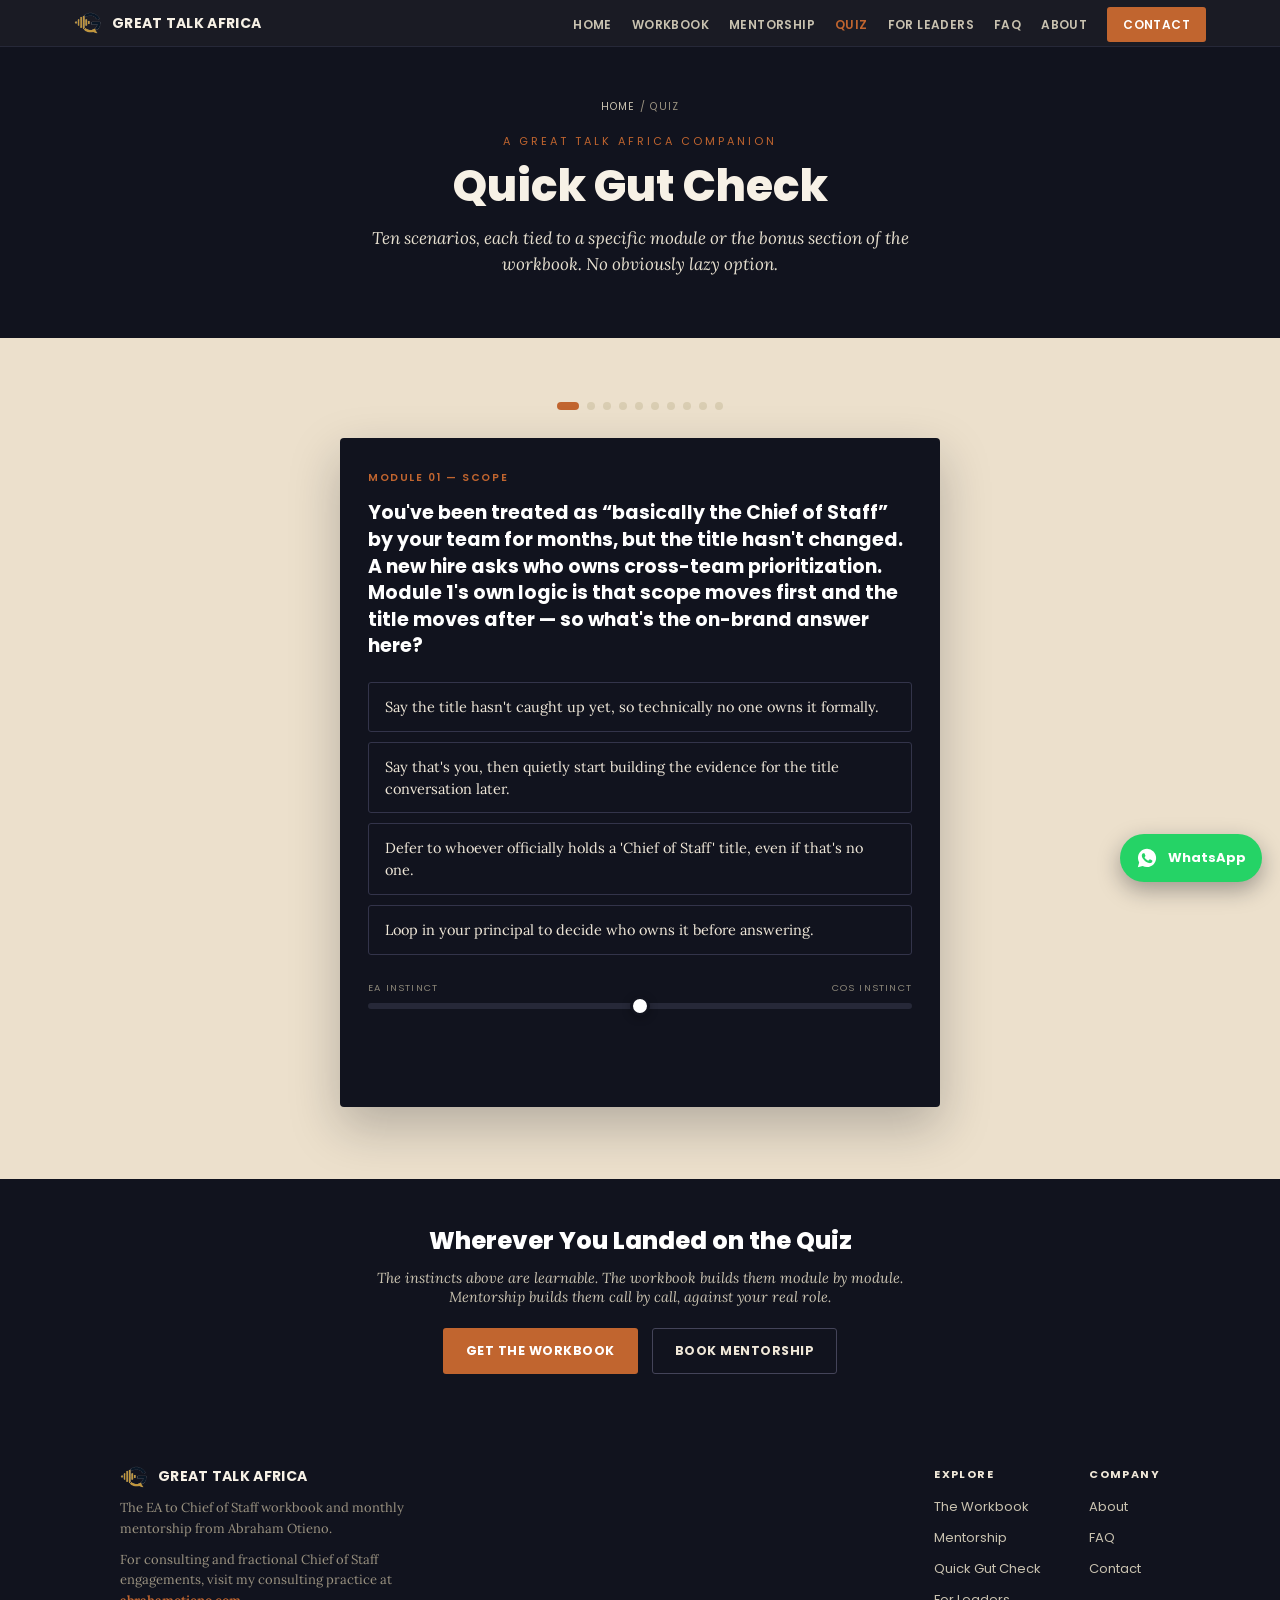
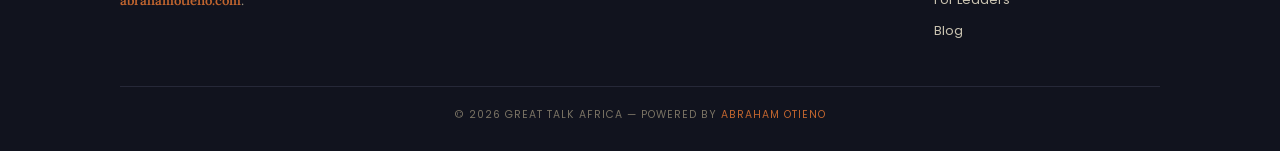
<file: quiz.html>
<!DOCTYPE html>
<html lang="en">
<head>
<meta charset="UTF-8">
<meta name="viewport" content="width=device-width, initial-scale=1.0">
<title>Quick Gut Check Quiz: EA or Chief of Staff Instincts | Great Talk Africa</title>
<meta name="description" content="Ten scenarios testing whether your instincts are EA or Chief of Staff, tied to the Great Talk Africa workbook. Free, interactive, two minutes.">
<link rel="canonical" href="https://greattalk.africa/quiz.html">
<meta name="theme-color" content="#11131E">
<link rel="icon" href="favicon.ico" sizes="any">
<link rel="icon" href="favicon-32x32.png" type="image/png" sizes="32x32">
<link rel="icon" href="favicon-16x16.png" type="image/png" sizes="16x16">
<link rel="apple-touch-icon" href="apple-touch-icon.png">
<link rel="manifest" href="site.webmanifest">

<meta property="og:type" content="website">
<meta property="og:site_name" content="Great Talk Africa">
<meta property="og:title" content="Quick Gut Check Quiz | Great Talk Africa">
<meta property="og:description" content="Ten scenarios testing whether your instincts are EA or Chief of Staff. Free interactive quiz.">
<meta property="og:url" content="https://greattalk.africa/quiz.html">
<meta property="og:image" content="https://greattalk.africa/assets/img/og-banner.jpg">
<meta property="og:image:width" content="1200">
<meta property="og:image:height" content="630">
<meta name="twitter:card" content="summary_large_image">

<link rel="preconnect" href="https://fonts.googleapis.com">
<link rel="preconnect" href="https://fonts.gstatic.com" crossorigin>
<link href="https://fonts.googleapis.com/css2?family=Poppins:wght@400;600;700;800&family=Lora:ital,wght@0,400;0,500;1,400;1,500&display=swap" rel="stylesheet">
<link rel="stylesheet" href="assets/css/styles.css">
<script type="module" src="https://static.cloudflareinsights.com/beacon.min.js" data-cf-beacon='{"token": "6135a238daf74160932699d4e0c53ca2"}'></script>

<script type="application/ld+json">
{
  "@context": "https://schema.org",
  "@type": "BreadcrumbList",
  "itemListElement": [
    { "@type": "ListItem", "position": 1, "name": "Home", "item": "https://greattalk.africa/" },
    { "@type": "ListItem", "position": 2, "name": "Quiz", "item": "https://greattalk.africa/quiz.html" }
  ]
}
</script>
</head>
<body>
<a class="skip-link" href="#main">Skip to main content</a>
<a class="whatsapp-float" href="https://wa.me/254757272468" aria-label="Message on WhatsApp" target="_blank" rel="noopener">
  <svg viewBox="0 0 24 24" fill="currentColor" aria-hidden="true"><path d="M12.04 2c-5.46 0-9.9 4.44-9.9 9.9 0 1.75.46 3.45 1.32 4.95L2 22l5.25-1.38a9.87 9.87 0 0 0 4.79 1.22h.01c5.46 0 9.9-4.44 9.9-9.9 0-2.64-1.03-5.12-2.9-6.99A9.82 9.82 0 0 0 12.04 2Zm5.8 14.14c-.24.68-1.4 1.32-1.93 1.4-.5.08-1.12.11-1.8-.11a15.6 15.6 0 0 1-1.65-.6c-2.9-1.25-4.79-4.17-4.94-4.36-.14-.2-1.18-1.57-1.18-3 0-1.42.75-2.12 1.02-2.41.27-.29.58-.36.78-.36l.55.01c.18 0 .42-.07.65.5.24.58.82 2 .89 2.15.07.15.12.32.02.51-.1.2-.15.32-.3.5-.14.17-.3.38-.43.51-.14.14-.29.29-.13.57.16.29.72 1.19 1.55 1.93 1.06.95 1.96 1.24 2.25 1.38.29.15.46.13.63-.07.17-.2.72-.83.91-1.12.19-.28.38-.24.63-.14.26.1 1.65.78 1.94.92.28.14.47.21.53.33.07.13.07.71-.17 1.39Z"/></svg>
  <span class="wa-label">WhatsApp</span>
</a>

<nav class="site-nav" aria-label="Primary">
  <div class="nav-inner">
    <a href="index.html" class="nav-brand"><img src="assets/img/gta-icon.png" alt="Great Talk Africa logo" width="28" height="22"><span>GREAT TALK AFRICA</span></a>
    <button class="nav-toggle" id="navToggle" aria-label="Toggle menu" aria-expanded="false" aria-controls="navLinks"><span></span><span></span><span></span></button>
    <ul class="nav-links" id="navLinks">
      <li><a href="index.html">Home</a></li>
      <li><a href="workbook.html">Workbook</a></li>
      <li><a href="mentorship.html">Mentorship</a></li>
      <li><a href="quiz.html" aria-current="page">Quiz</a></li>
      <li><a href="for-leaders.html">For Leaders</a></li>
      <li><a href="faq.html">FAQ</a></li>
      <li><a href="about.html">About</a></li>
      <li><a href="contact.html" class="nav-cta">Contact</a></li>
    </ul>
  </div>
</nav>

<main id="main">

<header class="page-header">
  <div class="breadcrumbs"><a href="index.html">Home</a> / Quiz</div>
  <div class="cover-eyebrow">A GREAT TALK AFRICA COMPANION</div>
  <h1>Quick Gut Check</h1>
  <p class="page-lede">Ten scenarios, each tied to a specific module or the bonus section of the workbook. No obviously lazy option.</p>
</header>

<section class="quiz-section" id="quiz">
  <div class="quiz-wrap">
    <div class="progress" id="quizProgress"></div>
    <div class="card" id="quizCard"></div>
  </div>
</section>

<section class="cta-banner">
  <div class="container narrow">
    <div class="cta-title">Wherever You Landed on the Quiz</div>
    <div class="cta-sub">The instincts above are learnable. The workbook builds them module by module. Mentorship builds them call by call, against your real role.</div>
    <div class="hero-ctas">
      <a href="workbook.html#workbook-price" class="btn btn-primary">Get the Workbook</a>
      <a href="mentorship.html" class="btn btn-ghost">Book Mentorship</a>
    </div>
  </div>
</section>

</main>

<footer class="site-footer">
  <div class="footer-inner">
    <div class="footer-brand">
      <a href="index.html" class="nav-brand"><img src="assets/img/gta-icon.png" alt="Great Talk Africa logo" width="28" height="22"><span>GREAT TALK AFRICA</span></a>
      <p>The EA to Chief of Staff workbook and monthly mentorship from Abraham Otieno.</p>
      <p class="footer-consulting">For consulting and fractional Chief of Staff engagements, visit my consulting practice at <a href="https://abrahamotieno.com" target="_blank" rel="noopener">abrahamotieno.com</a>.</p>
    </div>
    <div class="footer-cols">
      <div class="footer-col">
        <h3>Explore</h3>
        <ul>
          <li><a href="workbook.html">The Workbook</a></li>
          <li><a href="mentorship.html">Mentorship</a></li>
          <li><a href="quiz.html">Quick Gut Check</a></li>
          <li><a href="for-leaders.html">For Leaders</a></li>
          <li><a href="blog/index.html">Blog</a></li>
        </ul>
      </div>
      <div class="footer-col">
        <h3>Company</h3>
        <ul>
          <li><a href="about.html">About</a></li>
          <li><a href="faq.html">FAQ</a></li>
          <li><a href="contact.html">Contact</a></li>
        </ul>
      </div>
    </div>
  </div>
  <div class="footer-bottom">
    &copy; <span id="year"></span> GREAT TALK AFRICA &mdash; Powered by <a href="https://abrahamotieno.com" target="_blank" rel="noopener">Abraham Otieno</a>
  </div>
</footer>

<script src="assets/js/nav.js"></script>
<script src="assets/js/quiz.js"></script>
<script>document.getElementById('year').textContent = new Date().getFullYear();</script>
</body>
</html>
</file>
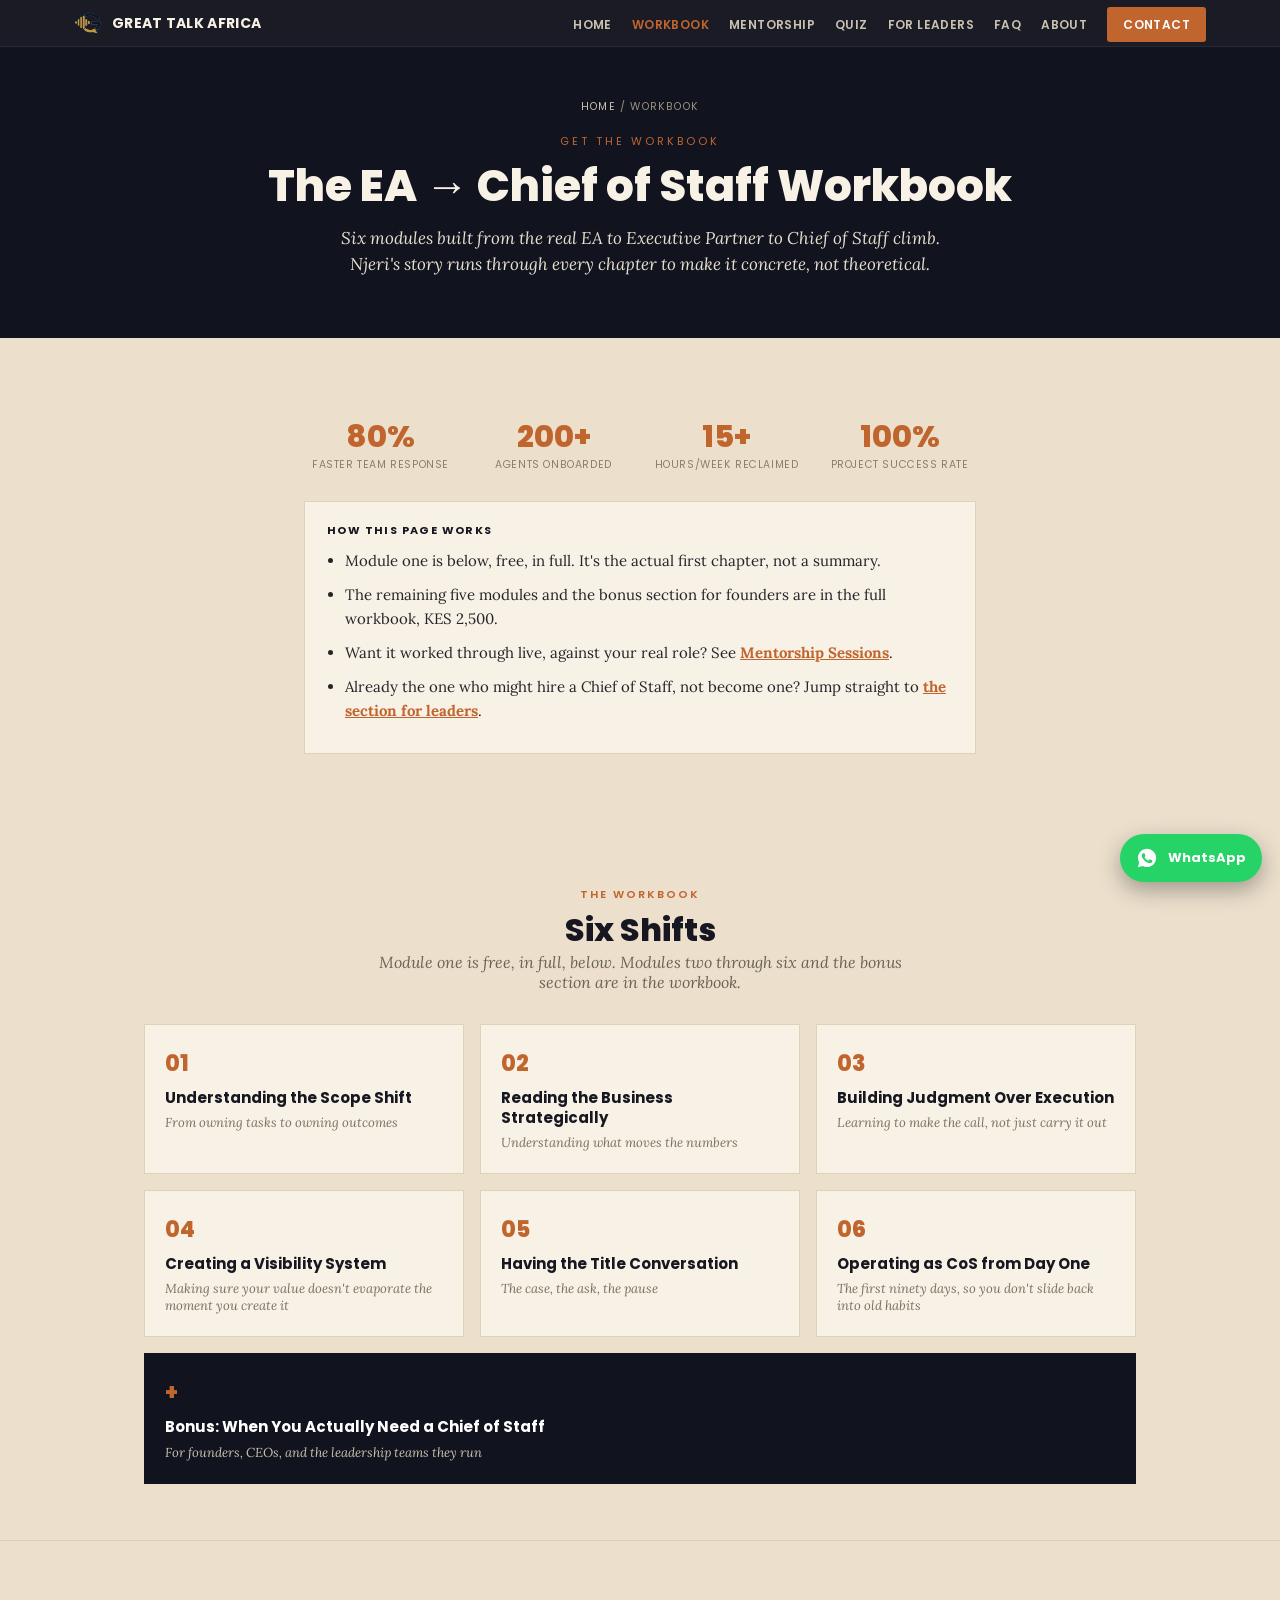
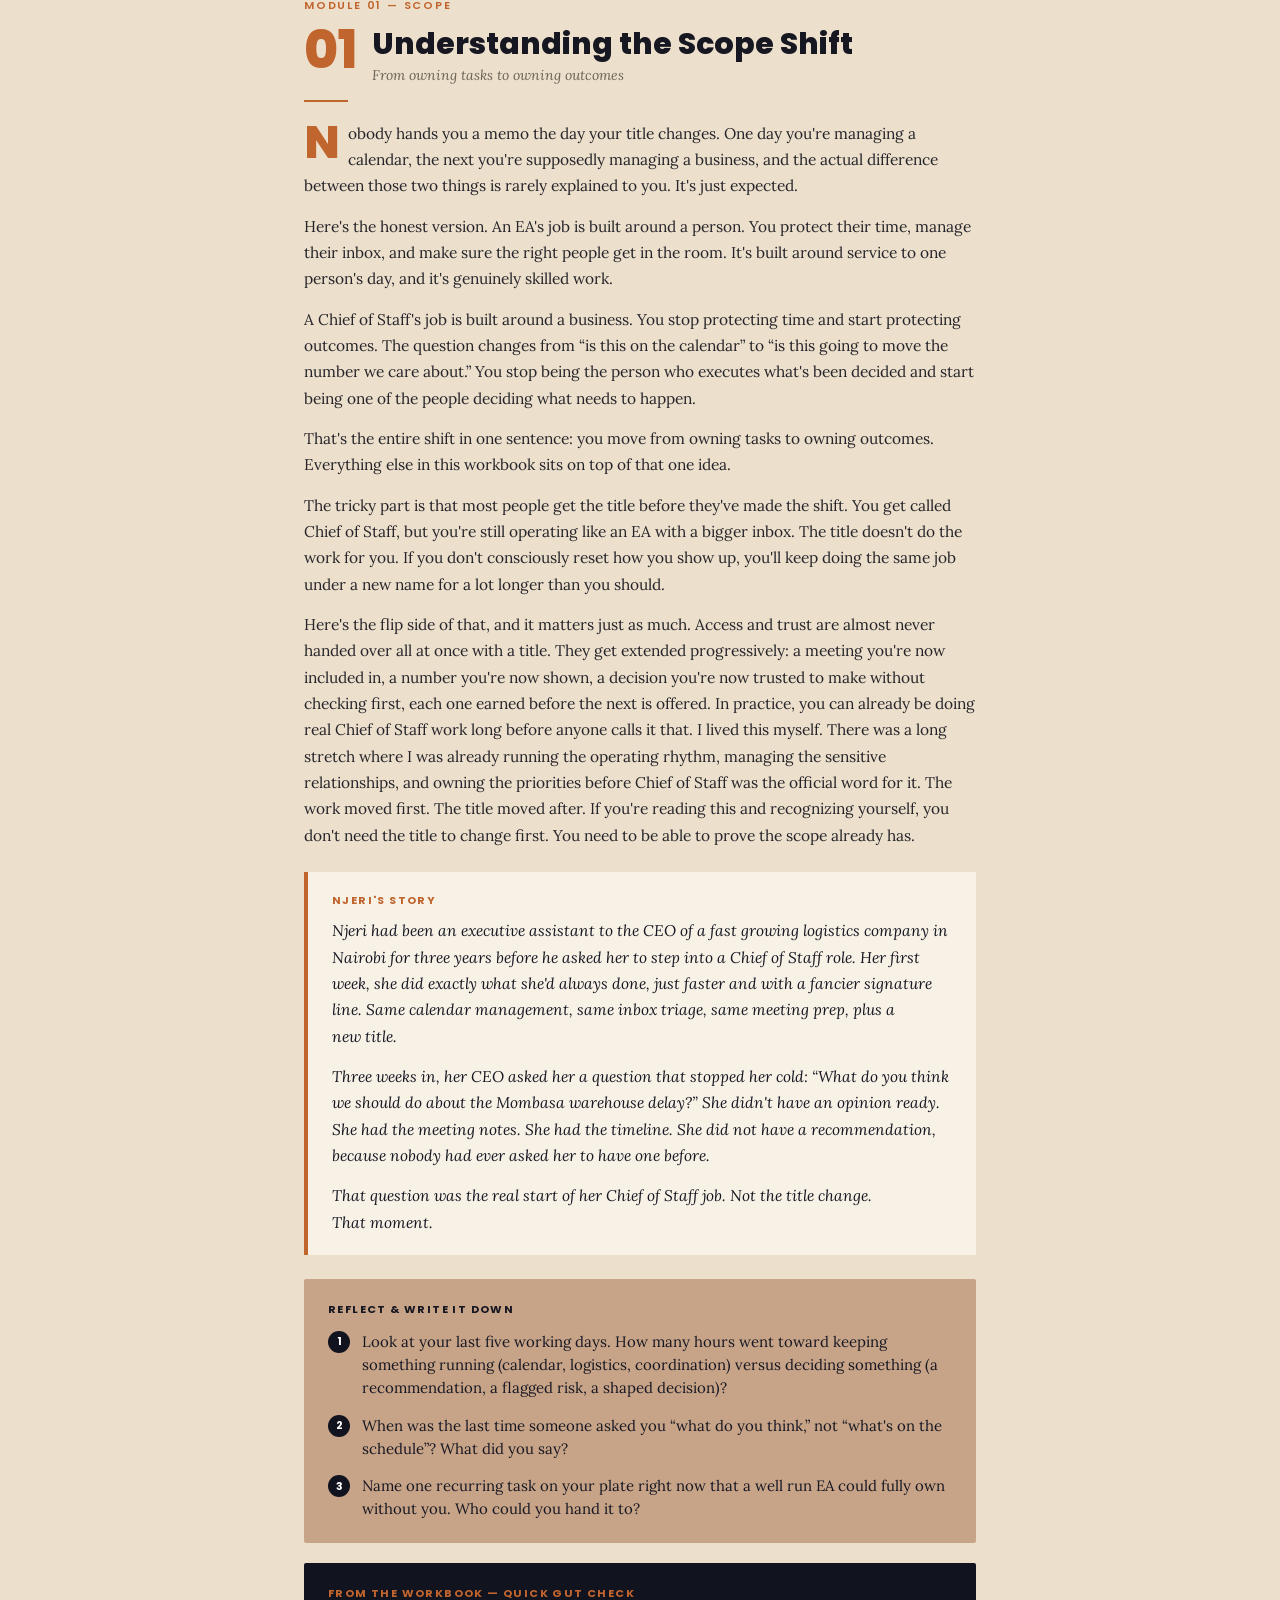
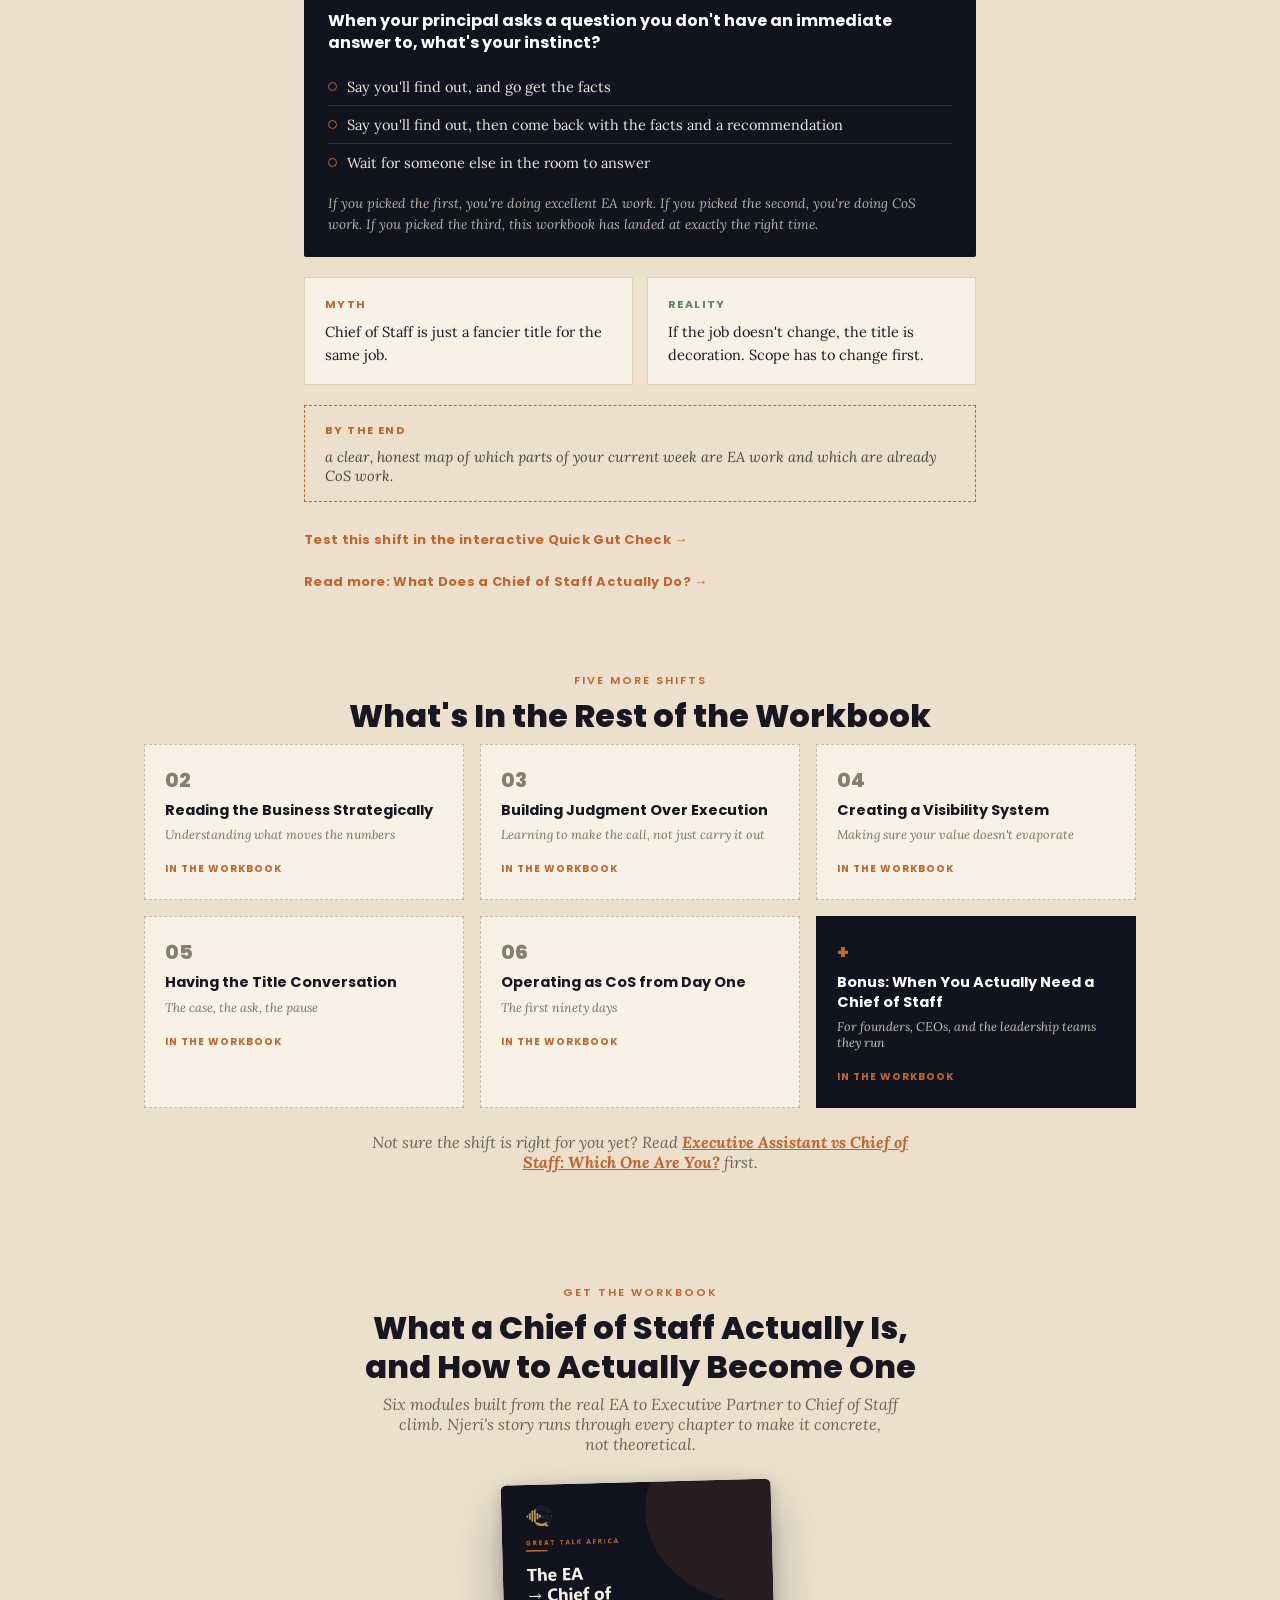
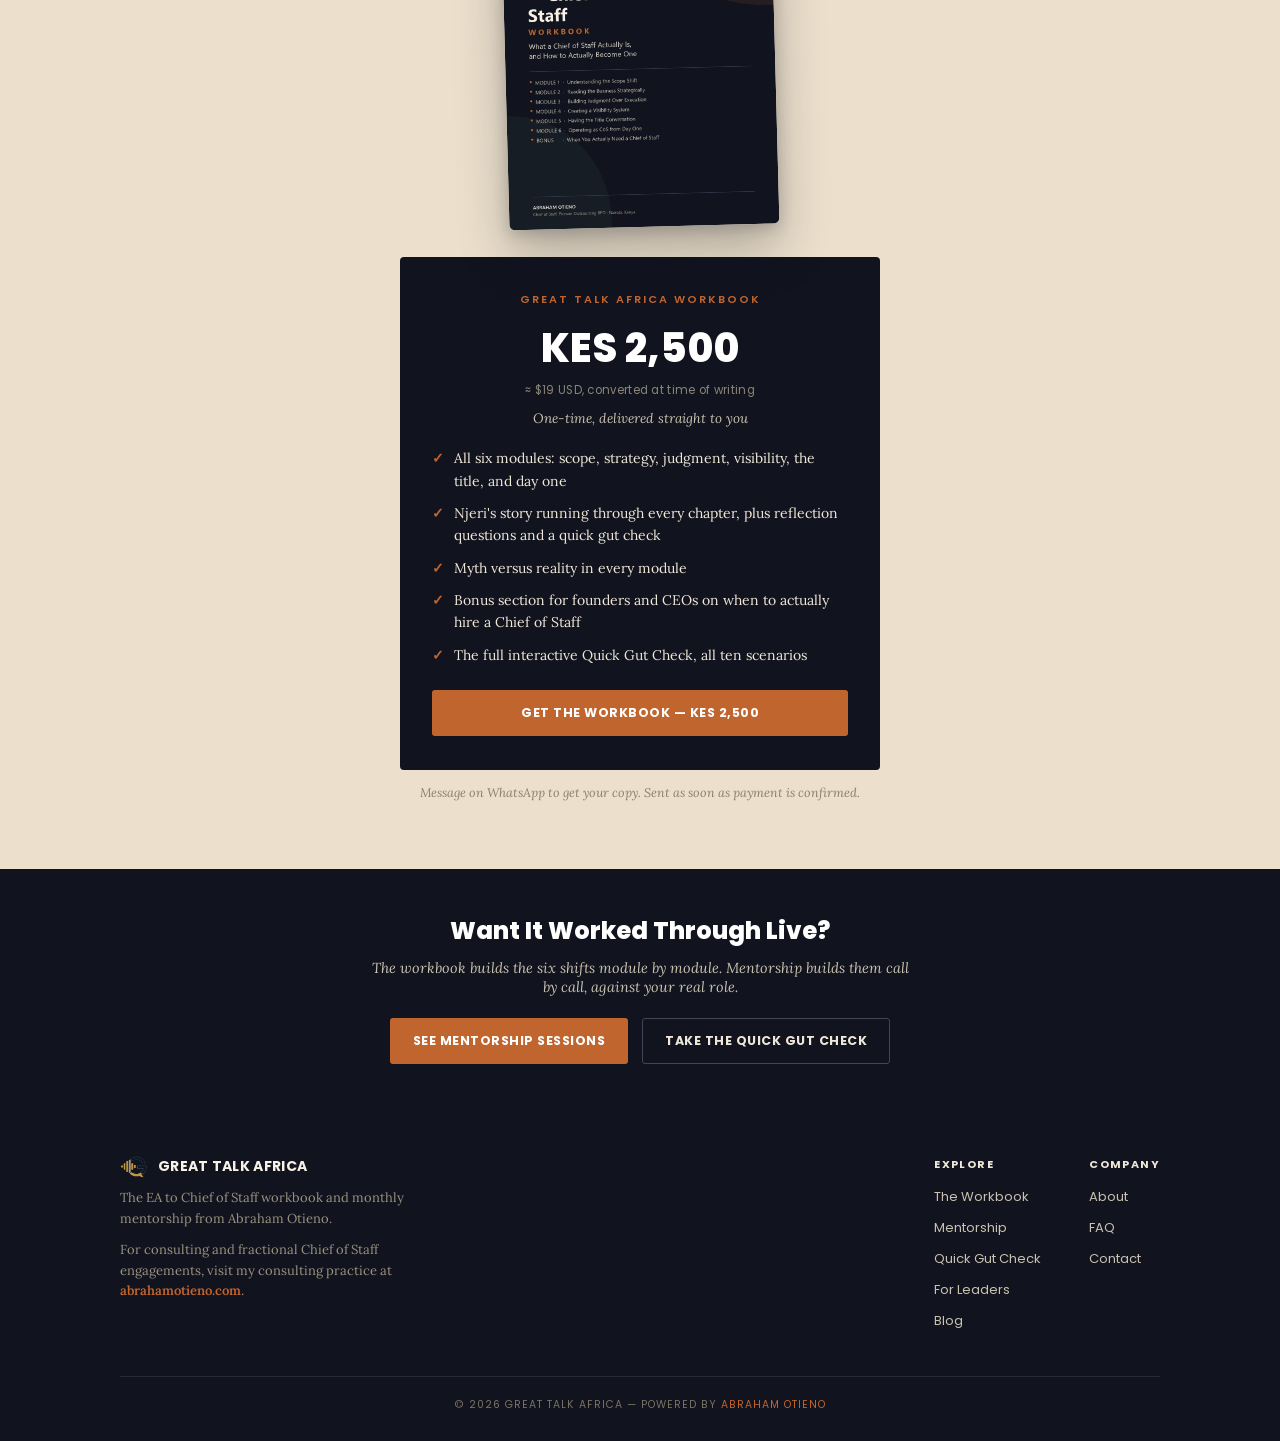
<file: workbook.html>
<!DOCTYPE html>
<html lang="en">
<head>
<meta charset="UTF-8">
<meta name="viewport" content="width=device-width, initial-scale=1.0">
<title>The EA &rarr; Chief of Staff Workbook (KES 2,500) | Great Talk Africa</title>
<meta name="description" content="Six modules on becoming a Chief of Staff: scope, strategy, judgment, visibility, the title conversation, and day one. Module 1 free, in full, below.">
<link rel="canonical" href="https://greattalk.africa/workbook.html">
<meta name="theme-color" content="#11131E">
<link rel="icon" href="favicon.ico" sizes="any">
<link rel="icon" href="favicon-32x32.png" type="image/png" sizes="32x32">
<link rel="icon" href="favicon-16x16.png" type="image/png" sizes="16x16">
<link rel="apple-touch-icon" href="apple-touch-icon.png">
<link rel="manifest" href="site.webmanifest">

<meta property="og:type" content="website">
<meta property="og:site_name" content="Great Talk Africa">
<meta property="og:title" content="The EA → Chief of Staff Workbook | Great Talk Africa">
<meta property="og:description" content="Six modules on becoming a Chief of Staff: scope, strategy, judgment, visibility, the title conversation, and day one. Module 1 free, in full.">
<meta property="og:url" content="https://greattalk.africa/workbook.html">
<meta property="og:image" content="https://greattalk.africa/assets/img/og-banner.jpg">
<meta property="og:image:width" content="1200">
<meta property="og:image:height" content="630">
<meta name="twitter:card" content="summary_large_image">

<link rel="preconnect" href="https://fonts.googleapis.com">
<link rel="preconnect" href="https://fonts.gstatic.com" crossorigin>
<link href="https://fonts.googleapis.com/css2?family=Poppins:wght@400;600;700;800&family=Lora:ital,wght@0,400;0,500;1,400;1,500&display=swap" rel="stylesheet">
<link rel="stylesheet" href="assets/css/styles.css">
<script type="module" src="https://static.cloudflareinsights.com/beacon.min.js" data-cf-beacon='{"token": "6135a238daf74160932699d4e0c53ca2"}'></script>

<script type="application/ld+json">
{
  "@context": "https://schema.org",
  "@type": "Product",
  "name": "The EA → Chief of Staff Workbook",
  "description": "Six modules built from a real EA to Executive Partner to Chief of Staff climb, with reflection questions and an interactive quick gut check.",
  "brand": { "@type": "Brand", "name": "Great Talk Africa" },
  "image": "https://greattalk.africa/assets/img/workbook-cover.jpg",
  "offers": {
    "@type": "Offer",
    "price": "2500",
    "priceCurrency": "KES",
    "availability": "https://schema.org/InStock",
    "url": "https://greattalk.africa/workbook.html"
  }
}
</script>
<script type="application/ld+json">
{
  "@context": "https://schema.org",
  "@type": "BreadcrumbList",
  "itemListElement": [
    { "@type": "ListItem", "position": 1, "name": "Home", "item": "https://greattalk.africa/" },
    { "@type": "ListItem", "position": 2, "name": "Workbook", "item": "https://greattalk.africa/workbook.html" }
  ]
}
</script>
</head>
<body>
<a class="skip-link" href="#main">Skip to main content</a>
<a class="whatsapp-float" href="https://wa.me/254757272468" aria-label="Message on WhatsApp" target="_blank" rel="noopener">
  <svg viewBox="0 0 24 24" fill="currentColor" aria-hidden="true"><path d="M12.04 2c-5.46 0-9.9 4.44-9.9 9.9 0 1.75.46 3.45 1.32 4.95L2 22l5.25-1.38a9.87 9.87 0 0 0 4.79 1.22h.01c5.46 0 9.9-4.44 9.9-9.9 0-2.64-1.03-5.12-2.9-6.99A9.82 9.82 0 0 0 12.04 2Zm5.8 14.14c-.24.68-1.4 1.32-1.93 1.4-.5.08-1.12.11-1.8-.11a15.6 15.6 0 0 1-1.65-.6c-2.9-1.25-4.79-4.17-4.94-4.36-.14-.2-1.18-1.57-1.18-3 0-1.42.75-2.12 1.02-2.41.27-.29.58-.36.78-.36l.55.01c.18 0 .42-.07.65.5.24.58.82 2 .89 2.15.07.15.12.32.02.51-.1.2-.15.32-.3.5-.14.17-.3.38-.43.51-.14.14-.29.29-.13.57.16.29.72 1.19 1.55 1.93 1.06.95 1.96 1.24 2.25 1.38.29.15.46.13.63-.07.17-.2.72-.83.91-1.12.19-.28.38-.24.63-.14.26.1 1.65.78 1.94.92.28.14.47.21.53.33.07.13.07.71-.17 1.39Z"/></svg>
  <span class="wa-label">WhatsApp</span>
</a>

<nav class="site-nav" aria-label="Primary">
  <div class="nav-inner">
    <a href="index.html" class="nav-brand"><img src="assets/img/gta-icon.png" alt="Great Talk Africa logo" width="28" height="22"><span>GREAT TALK AFRICA</span></a>
    <button class="nav-toggle" id="navToggle" aria-label="Toggle menu" aria-expanded="false" aria-controls="navLinks"><span></span><span></span><span></span></button>
    <ul class="nav-links" id="navLinks">
      <li><a href="index.html">Home</a></li>
      <li><a href="workbook.html" aria-current="page">Workbook</a></li>
      <li><a href="mentorship.html">Mentorship</a></li>
      <li><a href="quiz.html">Quiz</a></li>
      <li><a href="for-leaders.html">For Leaders</a></li>
      <li><a href="faq.html">FAQ</a></li>
      <li><a href="about.html">About</a></li>
      <li><a href="contact.html" class="nav-cta">Contact</a></li>
    </ul>
  </div>
</nav>

<main id="main">

<header class="page-header">
  <div class="breadcrumbs"><a href="index.html">Home</a> / Workbook</div>
  <div class="cover-eyebrow">GET THE WORKBOOK</div>
  <h1>The EA &rarr; Chief of Staff Workbook</h1>
  <p class="page-lede">Six modules built from the real EA to Executive Partner to Chief of Staff climb. Njeri's story runs through every chapter to make it concrete, not theoretical.</p>
</header>

<section class="intro-section">
  <div class="container narrow">
    <div class="stats-row">
      <div class="stat-item"><div class="stat-num">80%</div><div class="stat-label">Faster Team Response</div></div>
      <div class="stat-item"><div class="stat-num">200+</div><div class="stat-label">Agents Onboarded</div></div>
      <div class="stat-item"><div class="stat-num">15+</div><div class="stat-label">Hours/Week Reclaimed</div></div>
      <div class="stat-item"><div class="stat-num">100%</div><div class="stat-label">Project Success Rate</div></div>
    </div>
    <div class="how-to">
      <div class="box-label dark">HOW THIS PAGE WORKS</div>
      <ul class="plain-list">
        <li>Module one is below, free, in full. It's the actual first chapter, not a summary.</li>
        <li>The remaining five modules and the bonus section for founders are in the full workbook, KES 2,500.</li>
        <li>Want it worked through live, against your real role? See <a href="mentorship.html" style="color:var(--orange); font-weight:700;">Mentorship Sessions</a>.</li>
        <li>Already the one who might hire a Chief of Staff, not become one? Jump straight to <a href="for-leaders.html" style="color:var(--orange); font-weight:700;">the section for leaders</a>.</li>
      </ul>
    </div>
  </div>
</section>

<section class="toc-section" id="modules">
  <div class="container">
    <div class="section-eyebrow center">THE WORKBOOK</div>
    <h2 class="page-title center">Six Shifts</h2>
    <p class="lede">Module one is free, in full, below. Modules two through six and the bonus section are in the workbook.</p>
    <div class="shift-grid">
      <a class="shift-card" href="#module-1">
        <div class="shift-num">01</div>
        <div class="shift-title">Understanding the Scope Shift</div>
        <div class="shift-sub">From owning tasks to owning outcomes</div>
      </a>
      <a class="shift-card" href="#workbook-price">
        <div class="shift-num">02</div>
        <div class="shift-title">Reading the Business Strategically</div>
        <div class="shift-sub">Understanding what moves the numbers</div>
      </a>
      <a class="shift-card" href="#workbook-price">
        <div class="shift-num">03</div>
        <div class="shift-title">Building Judgment Over Execution</div>
        <div class="shift-sub">Learning to make the call, not just carry it out</div>
      </a>
      <a class="shift-card" href="#workbook-price">
        <div class="shift-num">04</div>
        <div class="shift-title">Creating a Visibility System</div>
        <div class="shift-sub">Making sure your value doesn't evaporate the moment you create it</div>
      </a>
      <a class="shift-card" href="#workbook-price">
        <div class="shift-num">05</div>
        <div class="shift-title">Having the Title Conversation</div>
        <div class="shift-sub">The case, the ask, the pause</div>
      </a>
      <a class="shift-card" href="#workbook-price">
        <div class="shift-num">06</div>
        <div class="shift-title">Operating as CoS from Day One</div>
        <div class="shift-sub">The first ninety days, so you don't slide back into old habits</div>
      </a>
    </div>
    <a class="shift-card bonus-card" href="for-leaders.html">
      <div class="shift-num">+</div>
      <div class="shift-title">Bonus: When You Actually Need a Chief of Staff</div>
      <div class="shift-sub">For founders, CEOs, and the leadership teams they run</div>
    </a>
  </div>
</section>

<section class="module-section" id="module-1">
  <div class="container narrow">
    <div class="mod-label">MODULE 01 — SCOPE</div>
    <div class="mod-title-row">
      <div class="mod-num">01</div>
      <div class="mod-title-wrap">
        <h2>Understanding the Scope Shift</h2>
        <div class="mod-subtitle">From owning tasks to owning outcomes</div>
      </div>
    </div>
    <div class="rule"></div>
    <div class="body-text">
      <p class="dropcap"><span class="dc">N</span>obody hands you a memo the day your title changes. One day you're managing a calendar, the next you're supposedly managing a business, and the actual difference between those two things is rarely explained to you. It's just expected.</p>
      <p>Here's the honest version. An EA's job is built around a person. You protect their time, manage their inbox, and make sure the right people get in the room. It's built around service to one person's day, and it's genuinely skilled work.</p>
      <p>A Chief of Staff's job is built around a business. You stop protecting time and start protecting outcomes. The question changes from &ldquo;is this on the calendar&rdquo; to &ldquo;is this going to move the number we care about.&rdquo; You stop being the person who executes what's been decided and start being one of the people deciding what needs to happen.</p>
      <p>That's the entire shift in one sentence: you move from owning tasks to owning outcomes. Everything else in this workbook sits on top of that one idea.</p>
      <p>The tricky part is that most people get the title before they've made the shift. You get called Chief of Staff, but you're still operating like an EA with a bigger inbox. The title doesn't do the work for you. If you don't consciously reset how you show up, you'll keep doing the same job under a new name for a lot longer than you should.</p>
      <p>Here's the flip side of that, and it matters just as much. Access and trust are almost never handed over all at once with a title. They get extended progressively: a meeting you're now included in, a number you're now shown, a decision you're now trusted to make without checking first, each one earned before the next is offered. In practice, you can already be doing real Chief of Staff work long before anyone calls it that. I lived this myself. There was a long stretch where I was already running the operating rhythm, managing the sensitive relationships, and owning the priorities before Chief of Staff was the official word for it. The work moved first. The title moved after. If you're reading this and recognizing yourself, you don't need the title to change first. You need to be able to prove the scope already has.</p>
    </div>
    <div class="njeri-box">
      <div class="box-label orange">NJERI'S STORY</div>
      <p>Njeri had been an executive assistant to the CEO of a fast growing logistics company in Nairobi for three years before he asked her to step into a Chief of Staff role. Her first week, she did exactly what she'd always done, just faster and with a fancier signature line. Same calendar management, same inbox triage, same meeting prep, plus a new title.</p>
      <p>Three weeks in, her CEO asked her a question that stopped her cold: &ldquo;What do you think we should do about the Mombasa warehouse delay?&rdquo; She didn't have an opinion ready. She had the meeting notes. She had the timeline. She did not have a recommendation, because nobody had ever asked her to have one before.</p>
      <p>That question was the real start of her Chief of Staff job. Not the title change. That moment.</p>
    </div>
    <div class="reflect-box">
      <div class="box-label dark">REFLECT &amp; WRITE IT DOWN</div>
      <ul class="reflect-list">
        <li><span class="num-circle">1</span><span>Look at your last five working days. How many hours went toward keeping something running (calendar, logistics, coordination) versus deciding something (a recommendation, a flagged risk, a shaped decision)?</span></li>
        <li><span class="num-circle">2</span><span>When was the last time someone asked you &ldquo;what do you think,&rdquo; not &ldquo;what's on the schedule&rdquo;? What did you say?</span></li>
        <li><span class="num-circle">3</span><span>Name one recurring task on your plate right now that a well run EA could fully own without you. Who could you hand it to?</span></li>
      </ul>
    </div>
    <div class="gutcheck-box">
      <div class="box-label orange">FROM THE WORKBOOK — QUICK GUT CHECK</div>
      <div class="gc-question">When your principal asks a question you don't have an immediate answer to, what's your instinct?</div>
      <div class="gc-opts">
        <div class="gc-opt"><span class="gc-dot"></span>Say you'll find out, and go get the facts</div>
        <div class="gc-opt"><span class="gc-dot"></span>Say you'll find out, then come back with the facts and a recommendation</div>
        <div class="gc-opt"><span class="gc-dot"></span>Wait for someone else in the room to answer</div>
      </div>
      <div class="gc-note">If you picked the first, you're doing excellent EA work. If you picked the second, you're doing CoS work. If you picked the third, this workbook has landed at exactly the right time.</div>
    </div>
    <div class="myth-reality">
      <div class="mr-box"><div class="box-label orange">MYTH</div><p>Chief of Staff is just a fancier title for the same job.</p></div>
      <div class="mr-box"><div class="box-label green">REALITY</div><p>If the job doesn't change, the title is decoration. Scope has to change first.</p></div>
    </div>
    <div class="bte-box"><span class="box-label orange">BY THE END</span> <span class="bte-text">a clear, honest map of which parts of your current week are EA work and which are already CoS work.</span></div>
    <a class="quiz-cta" href="quiz.html">Test this shift in the interactive Quick Gut Check &rarr;</a>
    <p style="margin-top:14px;"><a class="quiz-cta" href="blog/what-does-a-chief-of-staff-actually-do.html">Read more: What Does a Chief of Staff Actually Do? &rarr;</a></p>
  </div>
</section>

<section class="toc-section" style="padding-top:8px;">
  <div class="container narrow center">
    <div class="section-eyebrow center">FIVE MORE SHIFTS</div>
    <h2 class="page-title center">What's In the Rest of the Workbook</h2>
  </div>
  <div class="container">
    <div class="lock-grid">
      <div class="lock-card"><div class="lock-num">02</div><div class="lock-title">Reading the Business Strategically</div><div class="lock-sub">Understanding what moves the numbers</div><span class="lock-tag">In the workbook</span></div>
      <div class="lock-card"><div class="lock-num">03</div><div class="lock-title">Building Judgment Over Execution</div><div class="lock-sub">Learning to make the call, not just carry it out</div><span class="lock-tag">In the workbook</span></div>
      <div class="lock-card"><div class="lock-num">04</div><div class="lock-title">Creating a Visibility System</div><div class="lock-sub">Making sure your value doesn't evaporate</div><span class="lock-tag">In the workbook</span></div>
      <div class="lock-card"><div class="lock-num">05</div><div class="lock-title">Having the Title Conversation</div><div class="lock-sub">The case, the ask, the pause</div><span class="lock-tag">In the workbook</span></div>
      <div class="lock-card"><div class="lock-num">06</div><div class="lock-title">Operating as CoS from Day One</div><div class="lock-sub">The first ninety days</div><span class="lock-tag">In the workbook</span></div>
      <div class="lock-card bonus-lock"><div class="lock-num">+</div><div class="lock-title">Bonus: When You Actually Need a Chief of Staff</div><div class="lock-sub">For founders, CEOs, and the leadership teams they run</div><span class="lock-tag">In the workbook</span></div>
    </div>
    <p class="lede" style="margin-top:24px;">Not sure the shift is right for you yet? Read <a href="blog/executive-assistant-vs-chief-of-staff.html" style="color:var(--orange); font-weight:700;">Executive Assistant vs Chief of Staff: Which One Are You?</a> first.</p>
  </div>
</section>

<section class="price-section" id="workbook-price">
  <div class="container narrow center">
    <div class="section-eyebrow center">GET THE WORKBOOK</div>
    <h2 class="page-title center">What a Chief of Staff Actually Is, and How to Actually Become One</h2>
    <p class="lede" style="margin-top:0;">Six modules built from the real EA to Executive Partner to Chief of Staff climb. Njeri's story runs through every chapter to make it concrete, not theoretical.</p>
    <img src="assets/img/workbook-cover.jpg" alt="The EA to Chief of Staff Workbook cover" class="product-cover" width="270" height="345" loading="lazy">
    <div class="price-card">
      <div class="price-eyebrow">Great Talk Africa Workbook</div>
      <div class="price-amount">KES 2,500</div>
      <div class="price-fx">&asymp; $19 USD, converted at time of writing</div>
      <div class="price-note">One-time, delivered straight to you</div>
      <ul class="price-list">
        <li>All six modules: scope, strategy, judgment, visibility, the title, and day one</li>
        <li>Njeri's story running through every chapter, plus reflection questions and a quick gut check</li>
        <li>Myth versus reality in every module</li>
        <li>Bonus section for founders and CEOs on when to actually hire a Chief of Staff</li>
        <li>The full interactive Quick Gut Check, all ten scenarios</li>
      </ul>
      <a class="btn btn-primary" href="https://wa.me/254757272468?text=Hi%20Abraham%2C%20I%27d%20like%20to%20get%20the%20CoS%20workbook%20%28KES%202%2C500%29.">Get the workbook &mdash; KES 2,500</a>
    </div>
    <p class="price-fine">Message on WhatsApp to get your copy. Sent as soon as payment is confirmed.</p>
  </div>
</section>

<section class="cta-banner">
  <div class="container narrow">
    <div class="cta-title">Want It Worked Through Live?</div>
    <div class="cta-sub">The workbook builds the six shifts module by module. Mentorship builds them call by call, against your real role.</div>
    <div class="hero-ctas">
      <a href="mentorship.html" class="btn btn-primary">See Mentorship Sessions</a>
      <a href="quiz.html" class="btn btn-ghost">Take the Quick Gut Check</a>
    </div>
  </div>
</section>

</main>

<footer class="site-footer">
  <div class="footer-inner">
    <div class="footer-brand">
      <a href="index.html" class="nav-brand"><img src="assets/img/gta-icon.png" alt="Great Talk Africa logo" width="28" height="22"><span>GREAT TALK AFRICA</span></a>
      <p>The EA to Chief of Staff workbook and monthly mentorship from Abraham Otieno.</p>
      <p class="footer-consulting">For consulting and fractional Chief of Staff engagements, visit my consulting practice at <a href="https://abrahamotieno.com" target="_blank" rel="noopener">abrahamotieno.com</a>.</p>
    </div>
    <div class="footer-cols">
      <div class="footer-col">
        <h3>Explore</h3>
        <ul>
          <li><a href="workbook.html">The Workbook</a></li>
          <li><a href="mentorship.html">Mentorship</a></li>
          <li><a href="quiz.html">Quick Gut Check</a></li>
          <li><a href="for-leaders.html">For Leaders</a></li>
          <li><a href="blog/index.html">Blog</a></li>
        </ul>
      </div>
      <div class="footer-col">
        <h3>Company</h3>
        <ul>
          <li><a href="about.html">About</a></li>
          <li><a href="faq.html">FAQ</a></li>
          <li><a href="contact.html">Contact</a></li>
        </ul>
      </div>
    </div>
  </div>
  <div class="footer-bottom">
    &copy; <span id="year"></span> GREAT TALK AFRICA &mdash; Powered by <a href="https://abrahamotieno.com" target="_blank" rel="noopener">Abraham Otieno</a>
  </div>
</footer>

<script src="assets/js/nav.js"></script>
<script>document.getElementById('year').textContent = new Date().getFullYear();</script>
</body>
</html>
</file>
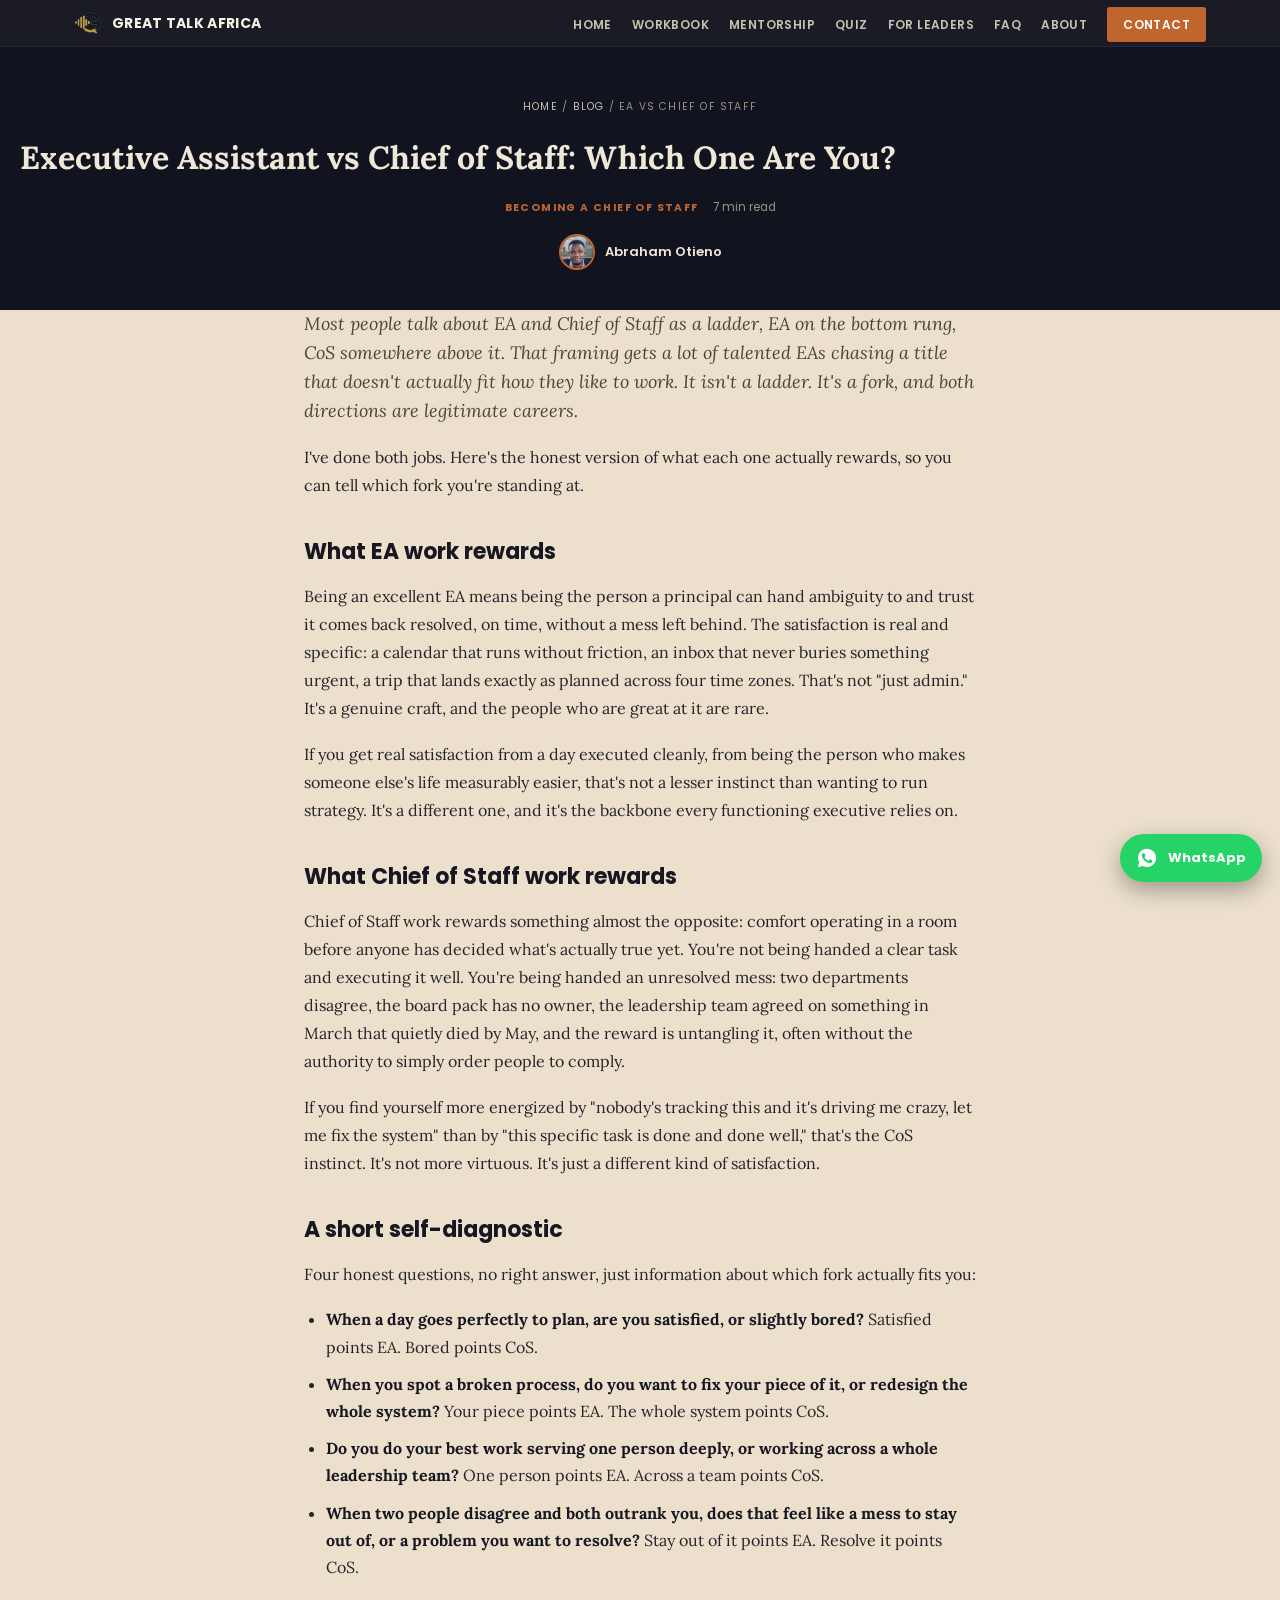
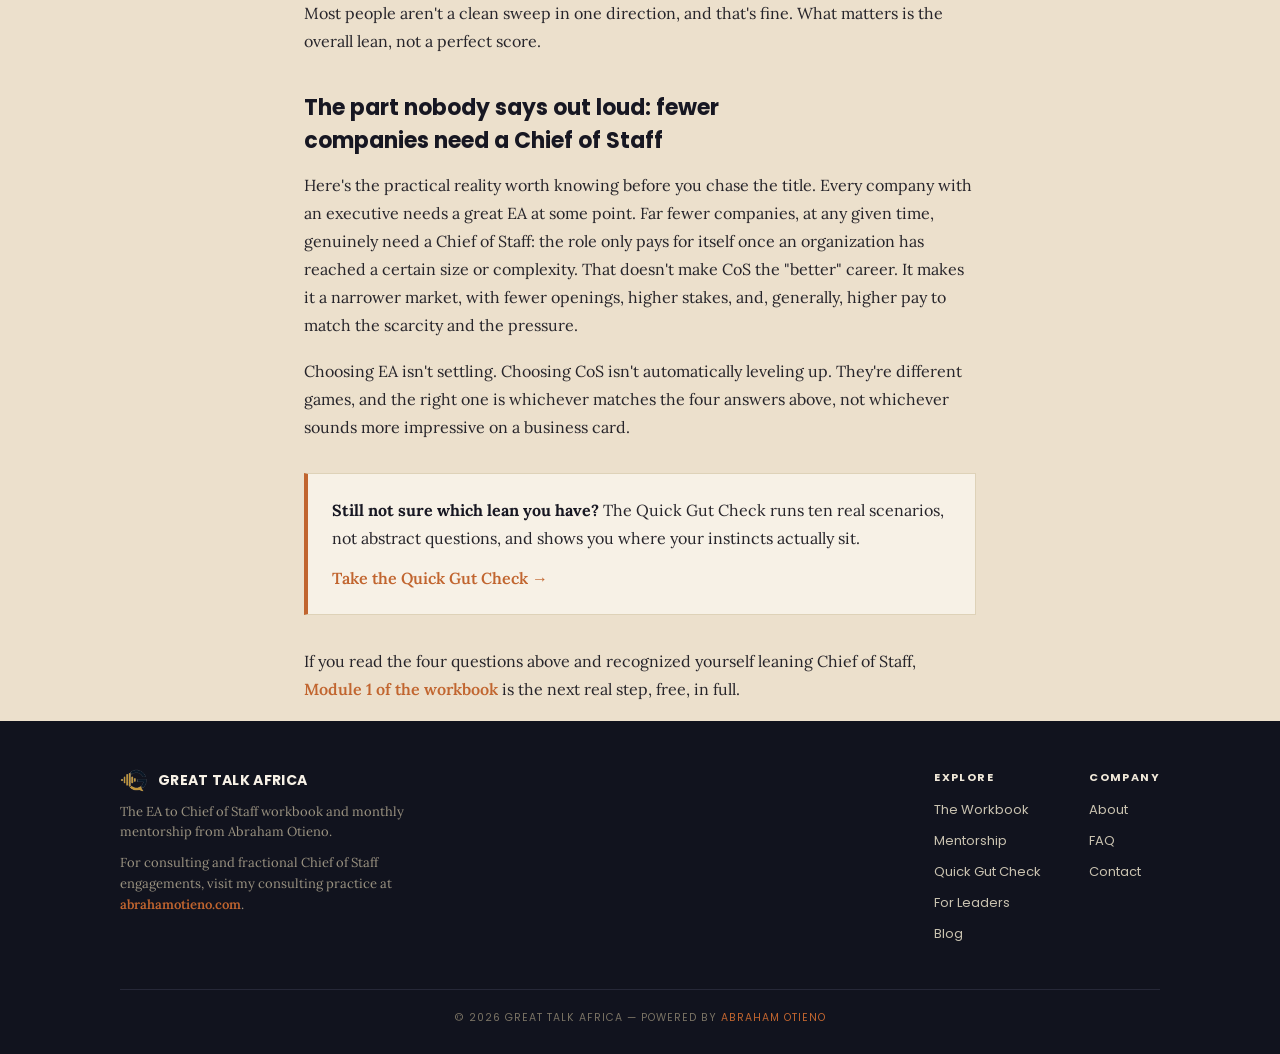
<file: blog/executive-assistant-vs-chief-of-staff.html>
<!DOCTYPE html>
<html lang="en">
<head>
<meta charset="UTF-8">
<meta name="viewport" content="width=device-width, initial-scale=1.0">
<title>Executive Assistant vs Chief of Staff: Which One Are You? | Great Talk Africa</title>
<meta name="description" content="Both are real, skilled, well-paid careers. A self-diagnostic for EAs deciding whether the Chief of Staff path actually fits them, before spending a year chasing the wrong title.">
<link rel="canonical" href="https://greattalk.africa/blog/executive-assistant-vs-chief-of-staff.html">
<meta name="theme-color" content="#11131E">
<link rel="icon" href="../favicon.ico" sizes="any">
<link rel="icon" href="../favicon-32x32.png" type="image/png" sizes="32x32">
<link rel="icon" href="../favicon-16x16.png" type="image/png" sizes="16x16">
<link rel="apple-touch-icon" href="../apple-touch-icon.png">
<link rel="manifest" href="../site.webmanifest">

<meta property="og:type" content="article">
<meta property="og:site_name" content="Great Talk Africa">
<meta property="og:title" content="Executive Assistant vs Chief of Staff: Which One Are You?">
<meta property="og:description" content="Both are real, skilled, well-paid careers. A self-diagnostic for EAs deciding whether the Chief of Staff path actually fits them.">
<meta property="og:url" content="https://greattalk.africa/blog/executive-assistant-vs-chief-of-staff.html">
<meta property="og:image" content="https://greattalk.africa/assets/img/og-banner.jpg">
<meta property="og:image:width" content="1200">
<meta property="og:image:height" content="630">
<meta name="twitter:card" content="summary_large_image">

<link rel="preconnect" href="https://fonts.googleapis.com">
<link rel="preconnect" href="https://fonts.gstatic.com" crossorigin>
<link href="https://fonts.googleapis.com/css2?family=Poppins:wght@400;600;700;800&family=Lora:ital,wght@0,400;0,500;1,400;1,500&display=swap" rel="stylesheet">
<link rel="stylesheet" href="../assets/css/styles.css">
<script type="module" src="https://static.cloudflareinsights.com/beacon.min.js" data-cf-beacon='{"token": "6135a238daf74160932699d4e0c53ca2"}'></script>

<script type="application/ld+json">
{
  "@context": "https://schema.org",
  "@type": "Article",
  "headline": "Executive Assistant vs Chief of Staff: Which One Are You?",
  "description": "Both are real, skilled, well-paid careers. A self-diagnostic for EAs deciding whether the Chief of Staff path actually fits them.",
  "author": { "@type": "Person", "name": "Abraham Otieno", "url": "https://greattalk.africa/about.html" },
  "publisher": { "@type": "Organization", "name": "Great Talk Africa", "logo": { "@type": "ImageObject", "url": "https://greattalk.africa/GTA-logo.png" } },
  "datePublished": "2026-08-19",
  "mainEntityOfPage": "https://greattalk.africa/blog/executive-assistant-vs-chief-of-staff.html"
}
</script>
<script type="application/ld+json">
{
  "@context": "https://schema.org",
  "@type": "BreadcrumbList",
  "itemListElement": [
    { "@type": "ListItem", "position": 1, "name": "Home", "item": "https://greattalk.africa/" },
    { "@type": "ListItem", "position": 2, "name": "Blog", "item": "https://greattalk.africa/blog/" },
    { "@type": "ListItem", "position": 3, "name": "Executive Assistant vs Chief of Staff: Which One Are You?", "item": "https://greattalk.africa/blog/executive-assistant-vs-chief-of-staff.html" }
  ]
}
</script>
</head>
<body>
<a class="skip-link" href="#main">Skip to main content</a>
<a class="whatsapp-float" href="https://wa.me/254757272468" aria-label="Message on WhatsApp" target="_blank" rel="noopener">
  <svg viewBox="0 0 24 24" fill="currentColor" aria-hidden="true"><path d="M12.04 2c-5.46 0-9.9 4.44-9.9 9.9 0 1.75.46 3.45 1.32 4.95L2 22l5.25-1.38a9.87 9.87 0 0 0 4.79 1.22h.01c5.46 0 9.9-4.44 9.9-9.9 0-2.64-1.03-5.12-2.9-6.99A9.82 9.82 0 0 0 12.04 2Zm5.8 14.14c-.24.68-1.4 1.32-1.93 1.4-.5.08-1.12.11-1.8-.11a15.6 15.6 0 0 1-1.65-.6c-2.9-1.25-4.79-4.17-4.94-4.36-.14-.2-1.18-1.57-1.18-3 0-1.42.75-2.12 1.02-2.41.27-.29.58-.36.78-.36l.55.01c.18 0 .42-.07.65.5.24.58.82 2 .89 2.15.07.15.12.32.02.51-.1.2-.15.32-.3.5-.14.17-.3.38-.43.51-.14.14-.29.29-.13.57.16.29.72 1.19 1.55 1.93 1.06.95 1.96 1.24 2.25 1.38.29.15.46.13.63-.07.17-.2.72-.83.91-1.12.19-.28.38-.24.63-.14.26.1 1.65.78 1.94.92.28.14.47.21.53.33.07.13.07.71-.17 1.39Z"/></svg>
  <span class="wa-label">WhatsApp</span>
</a>

<nav class="site-nav" aria-label="Primary">
  <div class="nav-inner">
    <a href="../index.html" class="nav-brand"><img src="../assets/img/gta-icon.png" alt="Great Talk Africa logo" width="28" height="22"><span>GREAT TALK AFRICA</span></a>
    <button class="nav-toggle" id="navToggle" aria-label="Toggle menu" aria-expanded="false" aria-controls="navLinks"><span></span><span></span><span></span></button>
    <ul class="nav-links" id="navLinks">
      <li><a href="../index.html">Home</a></li>
      <li><a href="../workbook.html">Workbook</a></li>
      <li><a href="../mentorship.html">Mentorship</a></li>
      <li><a href="../quiz.html">Quiz</a></li>
      <li><a href="../for-leaders.html">For Leaders</a></li>
      <li><a href="../faq.html">FAQ</a></li>
      <li><a href="../about.html">About</a></li>
      <li><a href="../contact.html" class="nav-cta">Contact</a></li>
    </ul>
  </div>
</nav>

<main id="main">

<header class="article-header">
  <div class="breadcrumbs"><a href="../index.html">Home</a> / <a href="index.html">Blog</a> / EA vs Chief of Staff</div>
  <h1>Executive Assistant vs Chief of Staff: Which One Are You?</h1>
  <div class="article-meta-row">
    <span class="article-tag">BECOMING A CHIEF OF STAFF</span>
    <span class="article-date">7 min read</span>
  </div>
  <div class="article-author-row">
    <img src="../assets/img/abraham-otieno-avatar.jpg" alt="Abraham Otieno">
    <span class="article-author-name">Abraham Otieno</span>
  </div>
</header>

<article class="article-body">
  <p class="article-lede">Most people talk about EA and Chief of Staff as a ladder, EA on the bottom rung, CoS somewhere above it. That framing gets a lot of talented EAs chasing a title that doesn't actually fit how they like to work. It isn't a ladder. It's a fork, and both directions are legitimate careers.</p>

  <p>I've done both jobs. Here's the honest version of what each one actually rewards, so you can tell which fork you're standing at.</p>

  <h2>What EA work rewards</h2>
  <p>Being an excellent EA means being the person a principal can hand ambiguity to and trust it comes back resolved, on time, without a mess left behind. The satisfaction is real and specific: a calendar that runs without friction, an inbox that never buries something urgent, a trip that lands exactly as planned across four time zones. That's not "just admin." It's a genuine craft, and the people who are great at it are rare.</p>
  <p>If you get real satisfaction from a day executed cleanly, from being the person who makes someone else's life measurably easier, that's not a lesser instinct than wanting to run strategy. It's a different one, and it's the backbone every functioning executive relies on.</p>

  <h2>What Chief of Staff work rewards</h2>
  <p>Chief of Staff work rewards something almost the opposite: comfort operating in a room before anyone has decided what's actually true yet. You're not being handed a clear task and executing it well. You're being handed an unresolved mess: two departments disagree, the board pack has no owner, the leadership team agreed on something in March that quietly died by May, and the reward is untangling it, often without the authority to simply order people to comply.</p>
  <p>If you find yourself more energized by "nobody's tracking this and it's driving me crazy, let me fix the system" than by "this specific task is done and done well," that's the CoS instinct. It's not more virtuous. It's just a different kind of satisfaction.</p>

  <h2>A short self-diagnostic</h2>
  <p>Four honest questions, no right answer, just information about which fork actually fits you:</p>
  <ul>
    <li><strong>When a day goes perfectly to plan, are you satisfied, or slightly bored?</strong> Satisfied points EA. Bored points CoS.</li>
    <li><strong>When you spot a broken process, do you want to fix your piece of it, or redesign the whole system?</strong> Your piece points EA. The whole system points CoS.</li>
    <li><strong>Do you do your best work serving one person deeply, or working across a whole leadership team?</strong> One person points EA. Across a team points CoS.</li>
    <li><strong>When two people disagree and both outrank you, does that feel like a mess to stay out of, or a problem you want to resolve?</strong> Stay out of it points EA. Resolve it points CoS.</li>
  </ul>
  <p>Most people aren't a clean sweep in one direction, and that's fine. What matters is the overall lean, not a perfect score.</p>

  <h2>The part nobody says out loud: fewer companies need a Chief of Staff</h2>
  <p>Here's the practical reality worth knowing before you chase the title. Every company with an executive needs a great EA at some point. Far fewer companies, at any given time, genuinely need a Chief of Staff: the role only pays for itself once an organization has reached a certain size or complexity. That doesn't make CoS the "better" career. It makes it a narrower market, with fewer openings, higher stakes, and, generally, higher pay to match the scarcity and the pressure.</p>
  <p>Choosing EA isn't settling. Choosing CoS isn't automatically leveling up. They're different games, and the right one is whichever matches the four answers above, not whichever sounds more impressive on a business card.</p>

  <div class="article-cta">
    <p><strong>Still not sure which lean you have?</strong> The Quick Gut Check runs ten real scenarios, not abstract questions, and shows you where your instincts actually sit.</p>
    <p><a href="../quiz.html">Take the Quick Gut Check &rarr;</a></p>
  </div>

  <p>If you read the four questions above and recognized yourself leaning Chief of Staff, <a href="../workbook.html#module-1">Module 1 of the workbook</a> is the next real step, free, in full.</p>
</article>

</main>

<footer class="site-footer">
  <div class="footer-inner">
    <div class="footer-brand">
      <a href="../index.html" class="nav-brand"><img src="../assets/img/gta-icon.png" alt="Great Talk Africa logo" width="28" height="22"><span>GREAT TALK AFRICA</span></a>
      <p>The EA to Chief of Staff workbook and monthly mentorship from Abraham Otieno.</p>
      <p class="footer-consulting">For consulting and fractional Chief of Staff engagements, visit my consulting practice at <a href="https://abrahamotieno.com" target="_blank" rel="noopener">abrahamotieno.com</a>.</p>
    </div>
    <div class="footer-cols">
      <div class="footer-col">
        <h3>Explore</h3>
        <ul>
          <li><a href="../workbook.html">The Workbook</a></li>
          <li><a href="../mentorship.html">Mentorship</a></li>
          <li><a href="../quiz.html">Quick Gut Check</a></li>
          <li><a href="../for-leaders.html">For Leaders</a></li>
          <li><a href="index.html">Blog</a></li>
        </ul>
      </div>
      <div class="footer-col">
        <h3>Company</h3>
        <ul>
          <li><a href="../about.html">About</a></li>
          <li><a href="../faq.html">FAQ</a></li>
          <li><a href="../contact.html">Contact</a></li>
        </ul>
      </div>
    </div>
  </div>
  <div class="footer-bottom">
    &copy; <span id="year"></span> GREAT TALK AFRICA &mdash; Powered by <a href="https://abrahamotieno.com" target="_blank" rel="noopener">Abraham Otieno</a>
  </div>
</footer>

<script src="../assets/js/nav.js"></script>
<script>document.getElementById('year').textContent = new Date().getFullYear();</script>
</body>
</html>
</file>
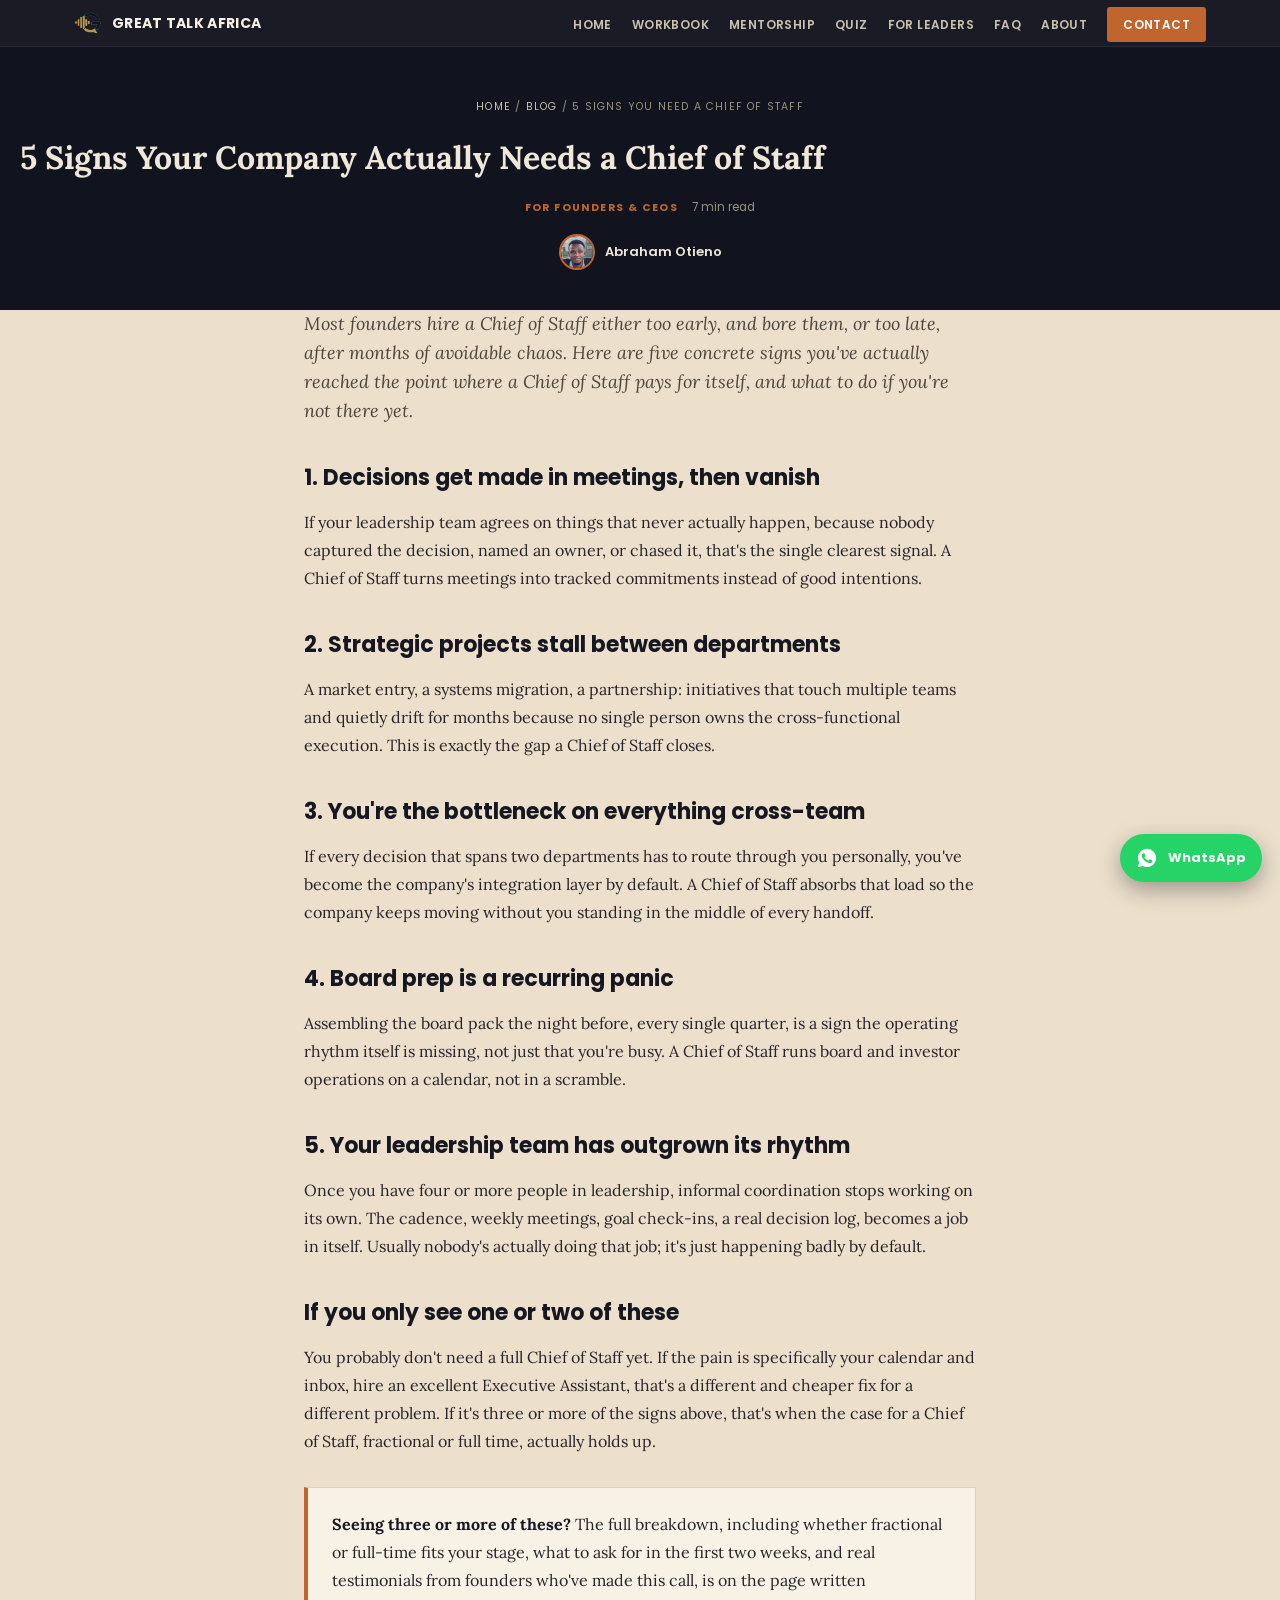
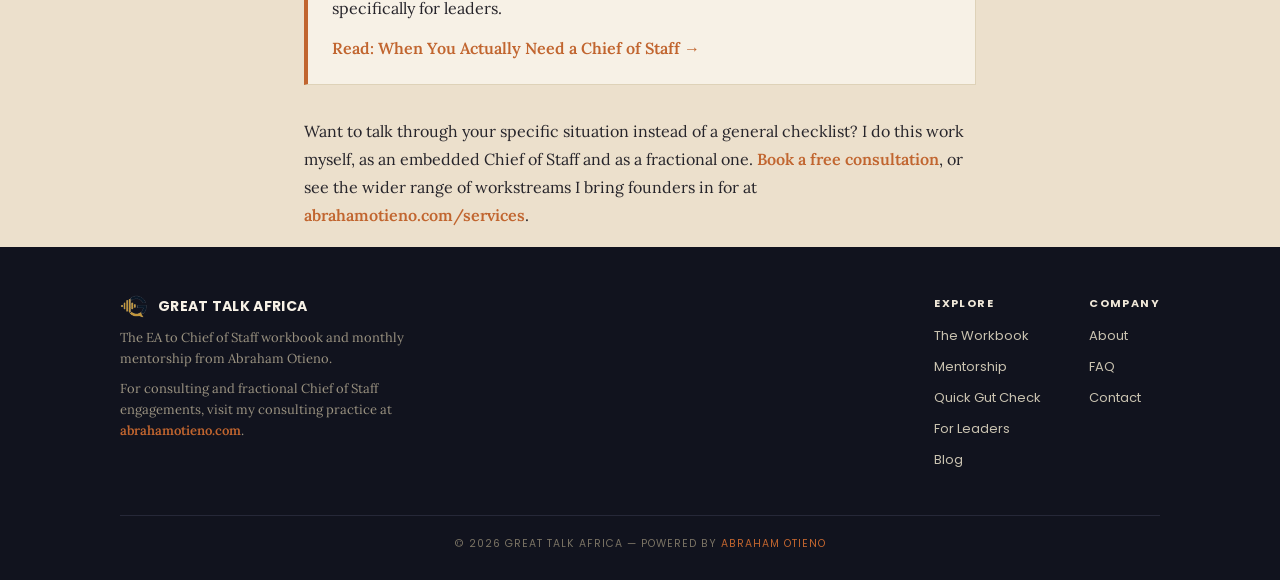
<file: blog/signs-your-company-needs-a-chief-of-staff.html>
<!DOCTYPE html>
<html lang="en">
<head>
<meta charset="UTF-8">
<meta name="viewport" content="width=device-width, initial-scale=1.0">
<title>5 Signs Your Company Actually Needs a Chief of Staff | Great Talk Africa</title>
<meta name="description" content="Most founders hire a Chief of Staff too early or too late. Five concrete signals you've reached the point where one pays for itself, and what to do if you're not there yet.">
<link rel="canonical" href="https://greattalk.africa/blog/signs-your-company-needs-a-chief-of-staff.html">
<meta name="theme-color" content="#11131E">
<link rel="icon" href="../favicon.ico" sizes="any">
<link rel="icon" href="../favicon-32x32.png" type="image/png" sizes="32x32">
<link rel="icon" href="../favicon-16x16.png" type="image/png" sizes="16x16">
<link rel="apple-touch-icon" href="../apple-touch-icon.png">
<link rel="manifest" href="../site.webmanifest">

<meta property="og:type" content="article">
<meta property="og:site_name" content="Great Talk Africa">
<meta property="og:title" content="5 Signs Your Company Actually Needs a Chief of Staff">
<meta property="og:description" content="Most founders hire a Chief of Staff too early or too late. Five concrete signals you've reached the point where one pays for itself.">
<meta property="og:url" content="https://greattalk.africa/blog/signs-your-company-needs-a-chief-of-staff.html">
<meta property="og:image" content="https://greattalk.africa/assets/img/og-banner.jpg">
<meta property="og:image:width" content="1200">
<meta property="og:image:height" content="630">
<meta name="twitter:card" content="summary_large_image">

<link rel="preconnect" href="https://fonts.googleapis.com">
<link rel="preconnect" href="https://fonts.gstatic.com" crossorigin>
<link href="https://fonts.googleapis.com/css2?family=Poppins:wght@400;600;700;800&family=Lora:ital,wght@0,400;0,500;1,400;1,500&display=swap" rel="stylesheet">
<link rel="stylesheet" href="../assets/css/styles.css">
<script type="module" src="https://static.cloudflareinsights.com/beacon.min.js" data-cf-beacon='{"token": "6135a238daf74160932699d4e0c53ca2"}'></script>

<script type="application/ld+json">
{
  "@context": "https://schema.org",
  "@type": "Article",
  "headline": "5 Signs Your Company Actually Needs a Chief of Staff",
  "description": "Most founders hire a Chief of Staff too early or too late. Five concrete signals you've reached the point where one pays for itself.",
  "author": { "@type": "Person", "name": "Abraham Otieno", "url": "https://greattalk.africa/about.html" },
  "publisher": { "@type": "Organization", "name": "Great Talk Africa", "logo": { "@type": "ImageObject", "url": "https://greattalk.africa/GTA-logo.png" } },
  "datePublished": "2026-08-19",
  "mainEntityOfPage": "https://greattalk.africa/blog/signs-your-company-needs-a-chief-of-staff.html"
}
</script>
<script type="application/ld+json">
{
  "@context": "https://schema.org",
  "@type": "BreadcrumbList",
  "itemListElement": [
    { "@type": "ListItem", "position": 1, "name": "Home", "item": "https://greattalk.africa/" },
    { "@type": "ListItem", "position": 2, "name": "Blog", "item": "https://greattalk.africa/blog/" },
    { "@type": "ListItem", "position": 3, "name": "5 Signs Your Company Actually Needs a Chief of Staff", "item": "https://greattalk.africa/blog/signs-your-company-needs-a-chief-of-staff.html" }
  ]
}
</script>
</head>
<body>
<a class="skip-link" href="#main">Skip to main content</a>
<a class="whatsapp-float" href="https://wa.me/254757272468" aria-label="Message on WhatsApp" target="_blank" rel="noopener">
  <svg viewBox="0 0 24 24" fill="currentColor" aria-hidden="true"><path d="M12.04 2c-5.46 0-9.9 4.44-9.9 9.9 0 1.75.46 3.45 1.32 4.95L2 22l5.25-1.38a9.87 9.87 0 0 0 4.79 1.22h.01c5.46 0 9.9-4.44 9.9-9.9 0-2.64-1.03-5.12-2.9-6.99A9.82 9.82 0 0 0 12.04 2Zm5.8 14.14c-.24.68-1.4 1.32-1.93 1.4-.5.08-1.12.11-1.8-.11a15.6 15.6 0 0 1-1.65-.6c-2.9-1.25-4.79-4.17-4.94-4.36-.14-.2-1.18-1.57-1.18-3 0-1.42.75-2.12 1.02-2.41.27-.29.58-.36.78-.36l.55.01c.18 0 .42-.07.65.5.24.58.82 2 .89 2.15.07.15.12.32.02.51-.1.2-.15.32-.3.5-.14.17-.3.38-.43.51-.14.14-.29.29-.13.57.16.29.72 1.19 1.55 1.93 1.06.95 1.96 1.24 2.25 1.38.29.15.46.13.63-.07.17-.2.72-.83.91-1.12.19-.28.38-.24.63-.14.26.1 1.65.78 1.94.92.28.14.47.21.53.33.07.13.07.71-.17 1.39Z"/></svg>
  <span class="wa-label">WhatsApp</span>
</a>

<nav class="site-nav" aria-label="Primary">
  <div class="nav-inner">
    <a href="../index.html" class="nav-brand"><img src="../assets/img/gta-icon.png" alt="Great Talk Africa logo" width="28" height="22"><span>GREAT TALK AFRICA</span></a>
    <button class="nav-toggle" id="navToggle" aria-label="Toggle menu" aria-expanded="false" aria-controls="navLinks"><span></span><span></span><span></span></button>
    <ul class="nav-links" id="navLinks">
      <li><a href="../index.html">Home</a></li>
      <li><a href="../workbook.html">Workbook</a></li>
      <li><a href="../mentorship.html">Mentorship</a></li>
      <li><a href="../quiz.html">Quiz</a></li>
      <li><a href="../for-leaders.html">For Leaders</a></li>
      <li><a href="../faq.html">FAQ</a></li>
      <li><a href="../about.html">About</a></li>
      <li><a href="../contact.html" class="nav-cta">Contact</a></li>
    </ul>
  </div>
</nav>

<main id="main">

<header class="article-header">
  <div class="breadcrumbs"><a href="../index.html">Home</a> / <a href="index.html">Blog</a> / 5 Signs You Need a Chief of Staff</div>
  <h1>5 Signs Your Company Actually Needs a Chief of Staff</h1>
  <div class="article-meta-row">
    <span class="article-tag">FOR FOUNDERS &amp; CEOS</span>
    <span class="article-date">7 min read</span>
  </div>
  <div class="article-author-row">
    <img src="../assets/img/abraham-otieno-avatar.jpg" alt="Abraham Otieno">
    <span class="article-author-name">Abraham Otieno</span>
  </div>
</header>

<article class="article-body">
  <p class="article-lede">Most founders hire a Chief of Staff either too early, and bore them, or too late, after months of avoidable chaos. Here are five concrete signs you've actually reached the point where a Chief of Staff pays for itself, and what to do if you're not there yet.</p>

  <h2>1. Decisions get made in meetings, then vanish</h2>
  <p>If your leadership team agrees on things that never actually happen, because nobody captured the decision, named an owner, or chased it, that's the single clearest signal. A Chief of Staff turns meetings into tracked commitments instead of good intentions.</p>

  <h2>2. Strategic projects stall between departments</h2>
  <p>A market entry, a systems migration, a partnership: initiatives that touch multiple teams and quietly drift for months because no single person owns the cross-functional execution. This is exactly the gap a Chief of Staff closes.</p>

  <h2>3. You're the bottleneck on everything cross-team</h2>
  <p>If every decision that spans two departments has to route through you personally, you've become the company's integration layer by default. A Chief of Staff absorbs that load so the company keeps moving without you standing in the middle of every handoff.</p>

  <h2>4. Board prep is a recurring panic</h2>
  <p>Assembling the board pack the night before, every single quarter, is a sign the operating rhythm itself is missing, not just that you're busy. A Chief of Staff runs board and investor operations on a calendar, not in a scramble.</p>

  <h2>5. Your leadership team has outgrown its rhythm</h2>
  <p>Once you have four or more people in leadership, informal coordination stops working on its own. The cadence, weekly meetings, goal check-ins, a real decision log, becomes a job in itself. Usually nobody's actually doing that job; it's just happening badly by default.</p>

  <h2>If you only see one or two of these</h2>
  <p>You probably don't need a full Chief of Staff yet. If the pain is specifically your calendar and inbox, hire an excellent Executive Assistant, that's a different and cheaper fix for a different problem. If it's three or more of the signs above, that's when the case for a Chief of Staff, fractional or full time, actually holds up.</p>

  <div class="article-cta">
    <p><strong>Seeing three or more of these?</strong> The full breakdown, including whether fractional or full-time fits your stage, what to ask for in the first two weeks, and real testimonials from founders who've made this call, is on the page written specifically for leaders.</p>
    <p><a href="../for-leaders.html">Read: When You Actually Need a Chief of Staff &rarr;</a></p>
  </div>

  <p>Want to talk through your specific situation instead of a general checklist? I do this work myself, as an embedded Chief of Staff and as a fractional one. <a href="../contact.html">Book a free consultation</a>, or see the wider range of workstreams I bring founders in for at <a href="https://abrahamotieno.com/services/" target="_blank" rel="noopener">abrahamotieno.com/services</a>.</p>
</article>

</main>

<footer class="site-footer">
  <div class="footer-inner">
    <div class="footer-brand">
      <a href="../index.html" class="nav-brand"><img src="../assets/img/gta-icon.png" alt="Great Talk Africa logo" width="28" height="22"><span>GREAT TALK AFRICA</span></a>
      <p>The EA to Chief of Staff workbook and monthly mentorship from Abraham Otieno.</p>
      <p class="footer-consulting">For consulting and fractional Chief of Staff engagements, visit my consulting practice at <a href="https://abrahamotieno.com" target="_blank" rel="noopener">abrahamotieno.com</a>.</p>
    </div>
    <div class="footer-cols">
      <div class="footer-col">
        <h3>Explore</h3>
        <ul>
          <li><a href="../workbook.html">The Workbook</a></li>
          <li><a href="../mentorship.html">Mentorship</a></li>
          <li><a href="../quiz.html">Quick Gut Check</a></li>
          <li><a href="../for-leaders.html">For Leaders</a></li>
          <li><a href="index.html">Blog</a></li>
        </ul>
      </div>
      <div class="footer-col">
        <h3>Company</h3>
        <ul>
          <li><a href="../about.html">About</a></li>
          <li><a href="../faq.html">FAQ</a></li>
          <li><a href="../contact.html">Contact</a></li>
        </ul>
      </div>
    </div>
  </div>
  <div class="footer-bottom">
    &copy; <span id="year"></span> GREAT TALK AFRICA &mdash; Powered by <a href="https://abrahamotieno.com" target="_blank" rel="noopener">Abraham Otieno</a>
  </div>
</footer>

<script src="../assets/js/nav.js"></script>
<script>document.getElementById('year').textContent = new Date().getFullYear();</script>
</body>
</html>
</file>
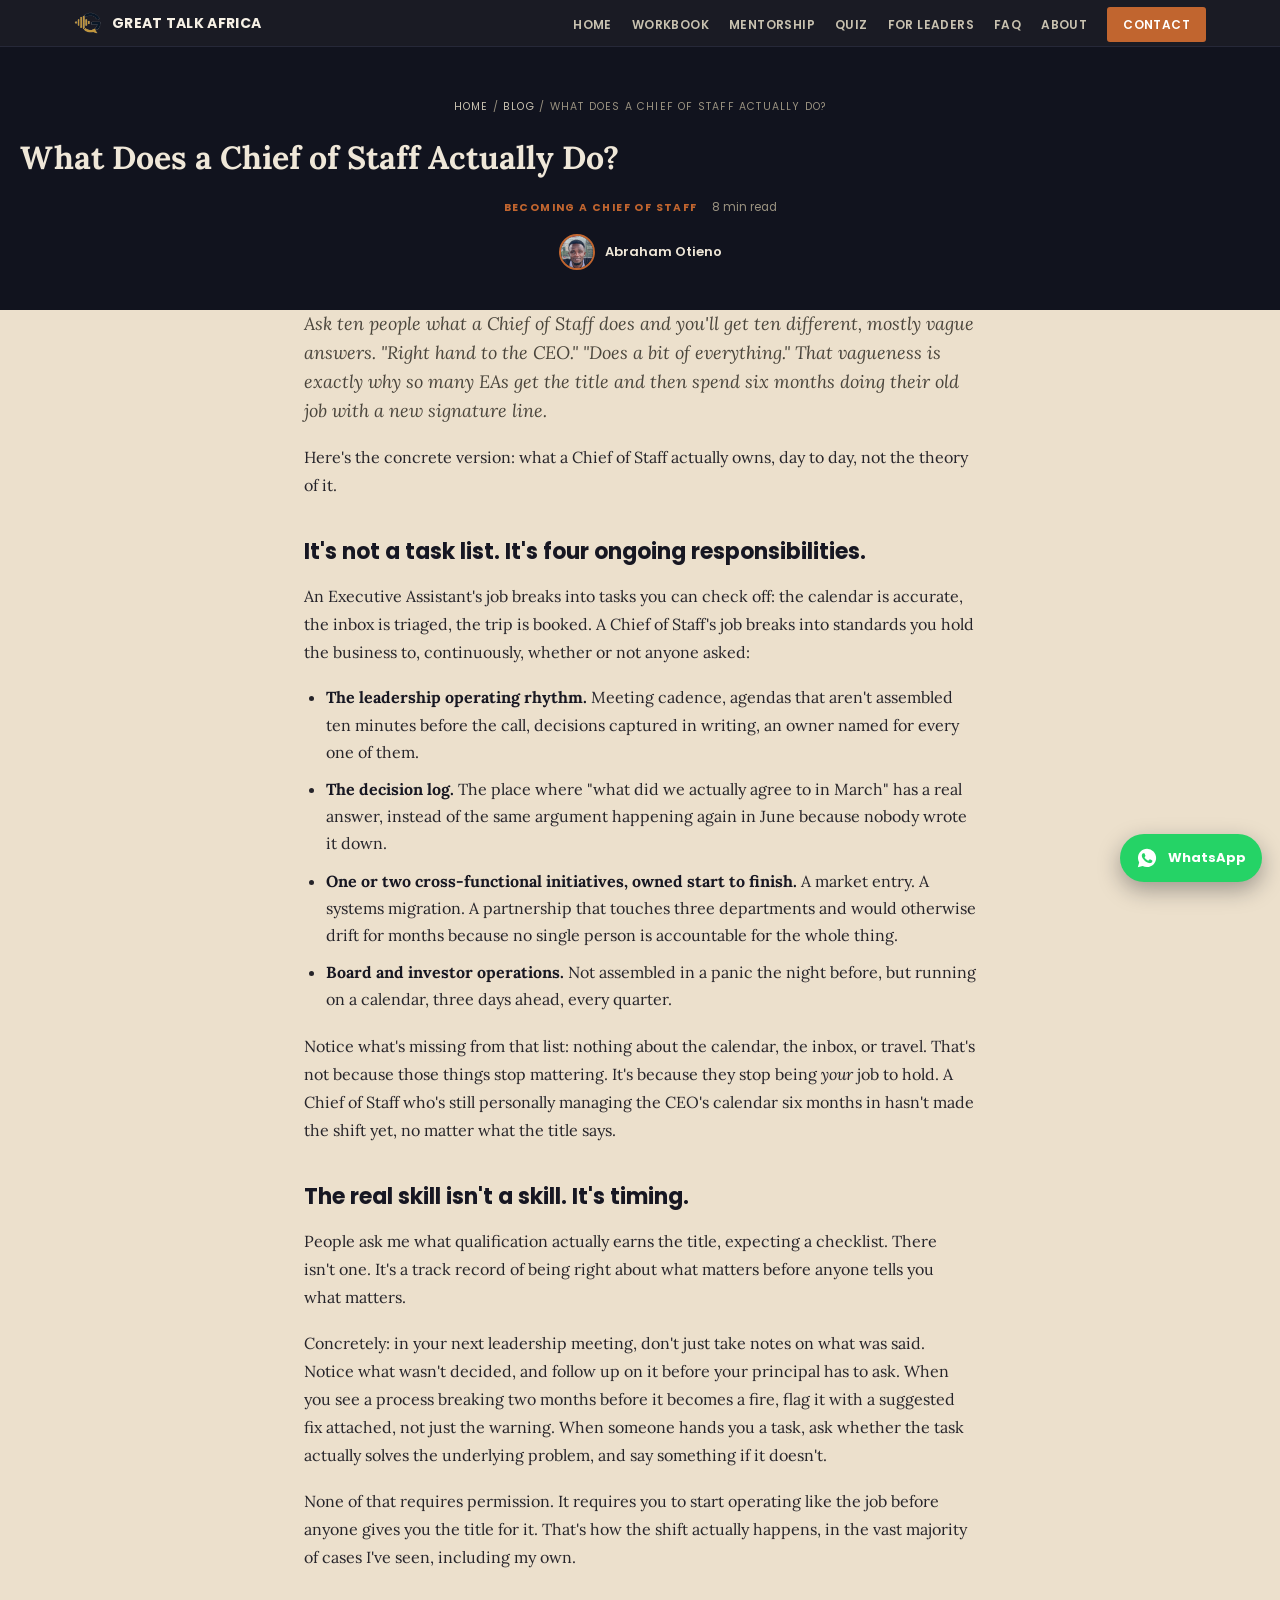
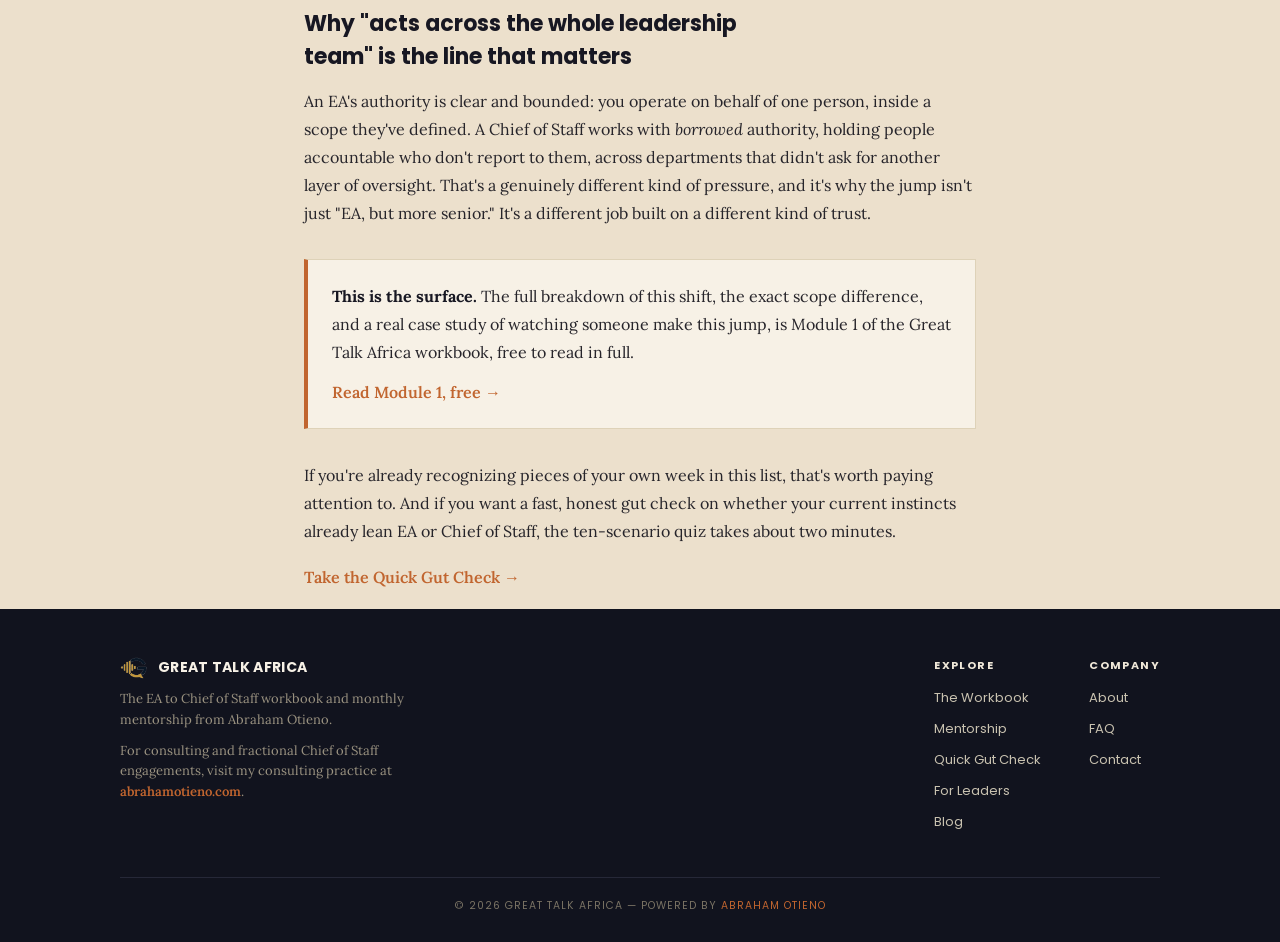
<file: blog/what-does-a-chief-of-staff-actually-do.html>
<!DOCTYPE html>
<html lang="en">
<head>
<meta charset="UTF-8">
<meta name="viewport" content="width=device-width, initial-scale=1.0">
<title>What Does a Chief of Staff Actually Do? | Great Talk Africa</title>
<meta name="description" content="Not a bigger inbox with a fancier title. What a Chief of Staff actually owns day to day, and the real difference between executing a calendar and owning an outcome.">
<link rel="canonical" href="https://greattalk.africa/blog/what-does-a-chief-of-staff-actually-do.html">
<meta name="theme-color" content="#11131E">
<link rel="icon" href="../favicon.ico" sizes="any">
<link rel="icon" href="../favicon-32x32.png" type="image/png" sizes="32x32">
<link rel="icon" href="../favicon-16x16.png" type="image/png" sizes="16x16">
<link rel="apple-touch-icon" href="../apple-touch-icon.png">
<link rel="manifest" href="../site.webmanifest">

<meta property="og:type" content="article">
<meta property="og:site_name" content="Great Talk Africa">
<meta property="og:title" content="What Does a Chief of Staff Actually Do?">
<meta property="og:description" content="Not a bigger inbox with a fancier title. What a Chief of Staff actually owns day to day, and the real difference between executing and owning an outcome.">
<meta property="og:url" content="https://greattalk.africa/blog/what-does-a-chief-of-staff-actually-do.html">
<meta property="og:image" content="https://greattalk.africa/assets/img/og-banner.jpg">
<meta property="og:image:width" content="1200">
<meta property="og:image:height" content="630">
<meta name="twitter:card" content="summary_large_image">

<link rel="preconnect" href="https://fonts.googleapis.com">
<link rel="preconnect" href="https://fonts.gstatic.com" crossorigin>
<link href="https://fonts.googleapis.com/css2?family=Poppins:wght@400;600;700;800&family=Lora:ital,wght@0,400;0,500;1,400;1,500&display=swap" rel="stylesheet">
<link rel="stylesheet" href="../assets/css/styles.css">
<script type="module" src="https://static.cloudflareinsights.com/beacon.min.js" data-cf-beacon='{"token": "6135a238daf74160932699d4e0c53ca2"}'></script>

<script type="application/ld+json">
{
  "@context": "https://schema.org",
  "@type": "Article",
  "headline": "What Does a Chief of Staff Actually Do?",
  "description": "Not a bigger inbox with a fancier title. What a Chief of Staff actually owns day to day, and the real difference between executing a calendar and owning an outcome.",
  "author": { "@type": "Person", "name": "Abraham Otieno", "url": "https://greattalk.africa/about.html" },
  "publisher": { "@type": "Organization", "name": "Great Talk Africa", "logo": { "@type": "ImageObject", "url": "https://greattalk.africa/GTA-logo.png" } },
  "datePublished": "2026-08-19",
  "mainEntityOfPage": "https://greattalk.africa/blog/what-does-a-chief-of-staff-actually-do.html"
}
</script>
<script type="application/ld+json">
{
  "@context": "https://schema.org",
  "@type": "BreadcrumbList",
  "itemListElement": [
    { "@type": "ListItem", "position": 1, "name": "Home", "item": "https://greattalk.africa/" },
    { "@type": "ListItem", "position": 2, "name": "Blog", "item": "https://greattalk.africa/blog/" },
    { "@type": "ListItem", "position": 3, "name": "What Does a Chief of Staff Actually Do?", "item": "https://greattalk.africa/blog/what-does-a-chief-of-staff-actually-do.html" }
  ]
}
</script>
</head>
<body>
<a class="skip-link" href="#main">Skip to main content</a>
<a class="whatsapp-float" href="https://wa.me/254757272468" aria-label="Message on WhatsApp" target="_blank" rel="noopener">
  <svg viewBox="0 0 24 24" fill="currentColor" aria-hidden="true"><path d="M12.04 2c-5.46 0-9.9 4.44-9.9 9.9 0 1.75.46 3.45 1.32 4.95L2 22l5.25-1.38a9.87 9.87 0 0 0 4.79 1.22h.01c5.46 0 9.9-4.44 9.9-9.9 0-2.64-1.03-5.12-2.9-6.99A9.82 9.82 0 0 0 12.04 2Zm5.8 14.14c-.24.68-1.4 1.32-1.93 1.4-.5.08-1.12.11-1.8-.11a15.6 15.6 0 0 1-1.65-.6c-2.9-1.25-4.79-4.17-4.94-4.36-.14-.2-1.18-1.57-1.18-3 0-1.42.75-2.12 1.02-2.41.27-.29.58-.36.78-.36l.55.01c.18 0 .42-.07.65.5.24.58.82 2 .89 2.15.07.15.12.32.02.51-.1.2-.15.32-.3.5-.14.17-.3.38-.43.51-.14.14-.29.29-.13.57.16.29.72 1.19 1.55 1.93 1.06.95 1.96 1.24 2.25 1.38.29.15.46.13.63-.07.17-.2.72-.83.91-1.12.19-.28.38-.24.63-.14.26.1 1.65.78 1.94.92.28.14.47.21.53.33.07.13.07.71-.17 1.39Z"/></svg>
  <span class="wa-label">WhatsApp</span>
</a>

<nav class="site-nav" aria-label="Primary">
  <div class="nav-inner">
    <a href="../index.html" class="nav-brand"><img src="../assets/img/gta-icon.png" alt="Great Talk Africa logo" width="28" height="22"><span>GREAT TALK AFRICA</span></a>
    <button class="nav-toggle" id="navToggle" aria-label="Toggle menu" aria-expanded="false" aria-controls="navLinks"><span></span><span></span><span></span></button>
    <ul class="nav-links" id="navLinks">
      <li><a href="../index.html">Home</a></li>
      <li><a href="../workbook.html">Workbook</a></li>
      <li><a href="../mentorship.html">Mentorship</a></li>
      <li><a href="../quiz.html">Quiz</a></li>
      <li><a href="../for-leaders.html">For Leaders</a></li>
      <li><a href="../faq.html">FAQ</a></li>
      <li><a href="../about.html">About</a></li>
      <li><a href="../contact.html" class="nav-cta">Contact</a></li>
    </ul>
  </div>
</nav>

<main id="main">

<header class="article-header">
  <div class="breadcrumbs"><a href="../index.html">Home</a> / <a href="index.html">Blog</a> / What Does a Chief of Staff Actually Do?</div>
  <h1>What Does a Chief of Staff Actually Do?</h1>
  <div class="article-meta-row">
    <span class="article-tag">BECOMING A CHIEF OF STAFF</span>
    <span class="article-date">8 min read</span>
  </div>
  <div class="article-author-row">
    <img src="../assets/img/abraham-otieno-avatar.jpg" alt="Abraham Otieno">
    <span class="article-author-name">Abraham Otieno</span>
  </div>
</header>

<article class="article-body">
  <p class="article-lede">Ask ten people what a Chief of Staff does and you'll get ten different, mostly vague answers. "Right hand to the CEO." "Does a bit of everything." That vagueness is exactly why so many EAs get the title and then spend six months doing their old job with a new signature line.</p>

  <p>Here's the concrete version: what a Chief of Staff actually owns, day to day, not the theory of it.</p>

  <h2>It's not a task list. It's four ongoing responsibilities.</h2>
  <p>An Executive Assistant's job breaks into tasks you can check off: the calendar is accurate, the inbox is triaged, the trip is booked. A Chief of Staff's job breaks into standards you hold the business to, continuously, whether or not anyone asked:</p>

  <ul>
    <li><strong>The leadership operating rhythm.</strong> Meeting cadence, agendas that aren't assembled ten minutes before the call, decisions captured in writing, an owner named for every one of them.</li>
    <li><strong>The decision log.</strong> The place where "what did we actually agree to in March" has a real answer, instead of the same argument happening again in June because nobody wrote it down.</li>
    <li><strong>One or two cross-functional initiatives, owned start to finish.</strong> A market entry. A systems migration. A partnership that touches three departments and would otherwise drift for months because no single person is accountable for the whole thing.</li>
    <li><strong>Board and investor operations.</strong> Not assembled in a panic the night before, but running on a calendar, three days ahead, every quarter.</li>
  </ul>

  <p>Notice what's missing from that list: nothing about the calendar, the inbox, or travel. That's not because those things stop mattering. It's because they stop being <em>your</em> job to hold. A Chief of Staff who's still personally managing the CEO's calendar six months in hasn't made the shift yet, no matter what the title says.</p>

  <h2>The real skill isn't a skill. It's timing.</h2>
  <p>People ask me what qualification actually earns the title, expecting a checklist. There isn't one. It's a track record of being right about what matters before anyone tells you what matters.</p>

  <p>Concretely: in your next leadership meeting, don't just take notes on what was said. Notice what wasn't decided, and follow up on it before your principal has to ask. When you see a process breaking two months before it becomes a fire, flag it with a suggested fix attached, not just the warning. When someone hands you a task, ask whether the task actually solves the underlying problem, and say something if it doesn't.</p>

  <p>None of that requires permission. It requires you to start operating like the job before anyone gives you the title for it. That's how the shift actually happens, in the vast majority of cases I've seen, including my own.</p>

  <h2>Why "acts across the whole leadership team" is the line that matters</h2>
  <p>An EA's authority is clear and bounded: you operate on behalf of one person, inside a scope they've defined. A Chief of Staff works with <em>borrowed</em> authority, holding people accountable who don't report to them, across departments that didn't ask for another layer of oversight. That's a genuinely different kind of pressure, and it's why the jump isn't just "EA, but more senior." It's a different job built on a different kind of trust.</p>

  <div class="article-cta">
    <p><strong>This is the surface.</strong> The full breakdown of this shift, the exact scope difference, and a real case study of watching someone make this jump, is Module 1 of the Great Talk Africa workbook, free to read in full.</p>
    <p><a href="../workbook.html#module-1">Read Module 1, free &rarr;</a></p>
  </div>

  <p>If you're already recognizing pieces of your own week in this list, that's worth paying attention to. And if you want a fast, honest gut check on whether your current instincts already lean EA or Chief of Staff, the ten-scenario quiz takes about two minutes.</p>

  <p><a href="../quiz.html">Take the Quick Gut Check &rarr;</a></p>
</article>

</main>

<footer class="site-footer">
  <div class="footer-inner">
    <div class="footer-brand">
      <a href="../index.html" class="nav-brand"><img src="../assets/img/gta-icon.png" alt="Great Talk Africa logo" width="28" height="22"><span>GREAT TALK AFRICA</span></a>
      <p>The EA to Chief of Staff workbook and monthly mentorship from Abraham Otieno.</p>
      <p class="footer-consulting">For consulting and fractional Chief of Staff engagements, visit my consulting practice at <a href="https://abrahamotieno.com" target="_blank" rel="noopener">abrahamotieno.com</a>.</p>
    </div>
    <div class="footer-cols">
      <div class="footer-col">
        <h3>Explore</h3>
        <ul>
          <li><a href="../workbook.html">The Workbook</a></li>
          <li><a href="../mentorship.html">Mentorship</a></li>
          <li><a href="../quiz.html">Quick Gut Check</a></li>
          <li><a href="../for-leaders.html">For Leaders</a></li>
          <li><a href="index.html">Blog</a></li>
        </ul>
      </div>
      <div class="footer-col">
        <h3>Company</h3>
        <ul>
          <li><a href="../about.html">About</a></li>
          <li><a href="../faq.html">FAQ</a></li>
          <li><a href="../contact.html">Contact</a></li>
        </ul>
      </div>
    </div>
  </div>
  <div class="footer-bottom">
    &copy; <span id="year"></span> GREAT TALK AFRICA &mdash; Powered by <a href="https://abrahamotieno.com" target="_blank" rel="noopener">Abraham Otieno</a>
  </div>
</footer>

<script src="../assets/js/nav.js"></script>
<script>document.getElementById('year').textContent = new Date().getFullYear();</script>
</body>
</html>
</file>
<file: assets/css/styles.css>
/* =========================================================
   Great Talk Africa — shared design system
   Brand tokens carried over from the original one-page design.
   ========================================================= */
:root{
  --cream:#ECE0CC;
  --cream-light:#F7F1E6;
  --navy:#11131E;
  --navy-text:#171722;
  --orange:#C1652F;
  --green:#5C8664;
  --tan:#C7A488;
  --muted:#8a7f6c;
  --muted-light:#a89a82;
  --body-text:#26242a;
  --focus-ring:#7CB3FF;
}

*{ box-sizing:border-box; }
html{ scroll-behavior:smooth; }
@media (prefers-reduced-motion:reduce){
  html{ scroll-behavior:auto; }
  *,*::before,*::after{ animation-duration:0.01ms !important; animation-iteration-count:1 !important; transition-duration:0.01ms !important; scroll-behavior:auto !important; }
}
html,body{ margin:0; padding:0; }
body{
  background:var(--cream);
  font-family:'Lora',serif;
  color:var(--body-text);
  -webkit-font-smoothing:antialiased;
  overflow-x:hidden;
}
img{ max-width:100%; display:block; }
a{ color:inherit; }
button{ font:inherit; }

/* focus visibility — never remove without a replacement */
a:focus-visible,
button:focus-visible,
input:focus-visible,
textarea:focus-visible,
select:focus-visible{
  outline:2px solid var(--focus-ring);
  outline-offset:2px;
  border-radius:2px;
}

.container{ max-width:1040px; margin:0 auto; padding:0 24px; }
.container.narrow{ max-width:720px; }
.center{ text-align:center; }

/* skip link */
.skip-link{
  position:absolute; left:12px; top:-48px; z-index:1000;
  background:var(--orange); color:#fff; padding:10px 16px; border-radius:3px;
  font-family:'Poppins',sans-serif; font-weight:700; font-size:12.5px; text-decoration:none;
  transition:top .2s ease;
}
.skip-link:focus{ top:12px; }

h1,h2,h3{ text-wrap:balance; }
p{ text-wrap:pretty; }

/* ================= NAV ================= */
.site-nav{
  position:sticky; top:0; z-index:100;
  background:rgba(17,19,30,0.96); backdrop-filter:blur(6px);
  border-bottom:1px solid #262838;
}
.nav-inner{
  max-width:1180px; margin:0 auto; padding:12px 24px;
  display:flex; align-items:center; justify-content:space-between; gap:16px;
}
.nav-brand{ display:flex; align-items:center; gap:10px; text-decoration:none; flex-shrink:0; touch-action:manipulation; }
.nav-brand img{ width:28px; height:auto; }
.nav-brand span{
  font-family:'Poppins',sans-serif; font-weight:700; font-size:14px; color:#F7F1E6; letter-spacing:0.3px;
}
.nav-links{ display:flex; align-items:center; gap:20px; list-style:none; margin:0; padding:0; flex-wrap:wrap; justify-content:flex-end; }
.nav-links a{
  font-family:'Poppins',sans-serif; font-weight:600; font-size:12px; letter-spacing:0.4px;
  color:#c9c2b0; text-decoration:none; text-transform:uppercase; transition:color .2s ease;
  white-space:nowrap;
}
.nav-links a:hover{ color:var(--orange); }
.nav-links a[aria-current="page"]{ color:var(--orange); }
.nav-links .nav-cta{
  background:var(--orange); color:#fff !important; padding:9px 16px; border-radius:3px;
}
.nav-links .nav-cta:hover{ background:#a8551f; color:#fff !important; }
.nav-toggle{ display:none; background:none; border:none; cursor:pointer; padding:6px; touch-action:manipulation; }
.nav-toggle span{ display:block; width:22px; height:2px; background:#F7F1E6; margin:4px 0; transition:transform .25s ease, opacity .25s ease; }
.nav-toggle.open span:nth-child(1){ transform:translateY(6px) rotate(45deg); }
.nav-toggle.open span:nth-child(2){ opacity:0; }
.nav-toggle.open span:nth-child(3){ transform:translateY(-6px) rotate(-45deg); }

@media (max-width:900px){
  .nav-links{
    position:absolute; top:100%; left:0; right:0; background:var(--navy);
    flex-direction:column; align-items:stretch; gap:0; max-height:0; overflow:hidden; transition:max-height .3s ease;
    border-bottom:1px solid #262838;
  }
  .nav-links.open{ max-height:420px; overflow-y:auto; }
  .nav-links a{ padding:14px 24px; display:block; border-top:1px solid #262838; }
  .nav-links .nav-cta{ margin:14px 24px; text-align:center; border-radius:3px; }
  .nav-toggle{ display:block; }
}

/* ================= HERO (home) ================= */
.hero{
  background:var(--navy); color:#EFE7D8; padding:28px 20px 56px 20px;
  display:flex; flex-direction:column; align-items:center;
}
.hero-topline{
  width:100%; max-width:1040px; display:flex; justify-content:space-between;
  font-family:'Poppins',sans-serif; font-size:10px; letter-spacing:2px; color:#9a9280; text-transform:uppercase;
  margin-bottom:48px;
}
.hero-center{ display:flex; flex-direction:column; align-items:center; text-align:center; gap:14px; max-width:640px; }
.hero-logo{ margin-bottom:6px; }
.cover-eyebrow{ font-family:'Poppins',sans-serif; font-size:11px; letter-spacing:3px; color:var(--orange); text-transform:uppercase; }
.cover-name{ font-family:'Poppins',sans-serif; font-weight:800; font-size:clamp(34px,7vw,56px); line-height:1.05; color:#F7F1E6; margin:0; }
.cover-roles{ font-family:'Poppins',sans-serif; font-size:11px; letter-spacing:1.6px; color:#c9c2b0; text-transform:uppercase; }
.cover-rule{ width:56px; height:2px; background:var(--orange); margin:6px 0; }
.cover-subtitle{ font-family:'Lora',serif; font-style:italic; font-size:clamp(15px,2.4vw,19px); color:#e7e0d0; line-height:1.5; }
.hero-ctas{ display:flex; gap:14px; margin-top:18px; flex-wrap:wrap; justify-content:center; }

/* ================= PAGE HEADER (internal pages) ================= */
.page-header{
  background:var(--navy); color:#EFE7D8; padding:52px 20px 44px;
  display:flex; flex-direction:column; align-items:center; text-align:center; gap:10px;
}
.breadcrumbs{
  font-family:'Poppins',sans-serif; font-size:10.5px; letter-spacing:1.2px; text-transform:uppercase;
  color:#9a9280; margin-bottom:8px;
}
.breadcrumbs a{ color:#c9c2b0; text-decoration:none; }
.breadcrumbs a:hover{ color:var(--orange); }
.page-header .cover-eyebrow{ }
.page-header h1{
  font-family:'Poppins',sans-serif; font-weight:800; font-size:clamp(28px,5.5vw,44px); line-height:1.1; color:#F7F1E6; margin:2px 0 0 0;
}
.page-header .page-lede{
  font-family:'Lora',serif; font-style:italic; font-size:clamp(14.5px,2vw,17px); color:#e7e0d0; line-height:1.55; max-width:620px; margin-top:4px;
}

.btn{
  font-family:'Poppins',sans-serif; font-weight:700; font-size:12.5px; letter-spacing:0.5px;
  text-transform:uppercase; padding:13px 22px; border-radius:3px; text-decoration:none; transition:all .2s ease;
  display:inline-block; cursor:pointer; touch-action:manipulation; border:1.5px solid transparent;
}
.btn-primary{ background:var(--orange); color:#fff; }
.btn-primary:hover{ background:#a8551f; }
.btn-ghost{ background:transparent; color:#EFE7D8; border:1.5px solid #444459; }
.btn-ghost:hover{ border-color:var(--orange); color:var(--orange); }
.btn-ghost-light{ background:transparent; color:var(--navy-text); border:1.5px solid var(--muted-light); }
.btn-ghost-light:hover{ border-color:var(--orange); color:var(--orange); }

/* ================= SECTIONS / TYPE ================= */
section{ padding:56px 0; }
.intro-section{ background:var(--cream); }
.section-eyebrow{ font-family:'Poppins',sans-serif; font-weight:600; font-size:11px; letter-spacing:2px; color:var(--orange); text-transform:uppercase; margin-bottom:8px; }
.page-title{ font-family:'Poppins',sans-serif; font-weight:800; font-size:clamp(24px,4vw,32px); color:var(--navy-text); margin:0 0 8px 0; line-height:1.2; }
.sub-heading{ font-family:'Poppins',sans-serif; font-weight:700; font-size:17px; color:var(--navy-text); margin:28px 0 10px 0; }
.mod-subtitle{ font-family:'Lora',serif; font-style:italic; color:#6b6355; font-size:14px; margin-top:4px; }

.body-text p, .njeri-box p, .callout-box p{ font-size:15.5px; line-height:1.7; margin:0 0 14px 0; }
.body-text{ margin:18px 0; }
.body-text.left{ text-align:left; }
p.dropcap .dc{ float:left; font-family:'Poppins',sans-serif; font-weight:800; font-size:46px; color:var(--orange); line-height:0.8; margin:4px 8px 0 0; }
.lede{ font-family:'Lora',serif; font-style:italic; color:#6b6355; text-align:center; max-width:560px; margin:-6px auto 0; }

/* ================= HOW-TO / SIGNOFF ================= */
.how-to{ background:var(--cream-light); border:1px solid #ded2b8; padding:20px 22px; margin:20px 0; }
.plain-list{ margin:10px 0 0 0; padding-left:18px; }
.plain-list li{ font-size:15px; line-height:1.6; margin-bottom:10px; }
.signoff{ margin-top:24px; }
.signoff p{ margin:0; font-style:italic; font-size:16px; }
.signoff-name{ font-family:'Poppins',sans-serif !important; font-style:normal !important; font-weight:700; font-size:17px !important; margin-top:6px !important; color:var(--navy-text); }

/* ================= SIX SHIFTS GRID ================= */
.toc-section{ background:var(--cream); }
.shift-grid{ display:grid; grid-template-columns:repeat(3, 1fr); gap:16px; margin-top:32px; }
.shift-card{
  background:var(--cream-light); border:1px solid #ded2b8; padding:22px 20px; text-decoration:none;
  color:var(--navy-text); transition:border-color .2s ease, transform .2s ease, box-shadow .2s ease; display:block;
}
.shift-card:hover{ border-color:var(--orange); transform:translateY(-2px); box-shadow:0 8px 20px rgba(193,101,47,0.12); }
.shift-num{ font-family:'Poppins',sans-serif; font-weight:800; font-size:22px; color:var(--orange); margin-bottom:8px; }
.shift-title{ font-family:'Poppins',sans-serif; font-weight:700; font-size:15px; margin-bottom:6px; line-height:1.35; }
.shift-sub{ font-family:'Lora',serif; font-style:italic; font-size:13px; color:#7a7160; }
.bonus-card{ margin-top:16px; background:var(--navy); color:#EFE7D8; border-color:var(--navy); }
.bonus-card .shift-title{ color:#fff; }
.bonus-card .shift-sub{ color:#c9c2b0; }
.bonus-card .shift-num{ color:var(--orange); }

@media (max-width:820px){ .shift-grid{ grid-template-columns:repeat(2, 1fr); } }
@media (max-width:560px){ .shift-grid{ grid-template-columns:1fr; } }

/* ================= MODULE SECTIONS ================= */
.module-section{ background:var(--cream); border-top:1px solid #ddd0b4; }
.module-section.alt{ background:#E7DAC1; }
.mod-label{ font-family:'Poppins',sans-serif; font-weight:600; font-size:11px; letter-spacing:1.8px; color:var(--orange); text-transform:uppercase; margin-bottom:10px; }
.mod-title-row{ display:flex; align-items:flex-start; gap:14px; }
.mod-num{ font-family:'Poppins',sans-serif; font-weight:800; font-size:clamp(36px,6vw,52px); color:var(--orange); line-height:1; }
.mod-title-wrap h2{ font-family:'Poppins',sans-serif; font-weight:800; font-size:clamp(22px,3.4vw,30px); color:var(--navy-text); margin:2px 0 0 0; line-height:1.2; }
.rule{ width:44px; height:2px; background:var(--orange); margin:16px 0 4px 0; }

/* ================= BOXES ================= */
.box-label{ font-family:'Poppins',sans-serif; font-weight:700; font-size:11px; letter-spacing:1.4px; text-transform:uppercase; margin-bottom:8px; display:block; }
.box-label.orange{ color:var(--orange); }
.box-label.green{ color:var(--green); }
.box-label.dark{ color:var(--navy-text); }

.njeri-box{ background:var(--cream-light); border-left:4px solid var(--orange); padding:20px 24px; margin:24px 0; color:var(--navy-text); }
.njeri-box p{ font-style:italic; }
.njeri-box p:last-child{ margin-bottom:0; }

.callout-box{ background:var(--cream-light); padding:18px 22px; margin:16px 0; border:1px solid #ded2b8; color:var(--navy-text); }
.callout-box.small p{ font-size:14px; font-style:italic; margin:0; }
.callout-box p{ margin-bottom:0; color:var(--navy-text); }

.reflect-box{ background:var(--tan); padding:22px 24px; margin:20px 0; border-radius:2px; color:var(--navy-text); }
.reflect-list{ list-style:none; margin:12px 0 0 0; padding:0; }
.reflect-list li{ display:flex; gap:12px; margin-bottom:14px; font-size:15px; line-height:1.55; color:var(--navy-text); }
.reflect-list li:last-child{ margin-bottom:0; }
.num-circle{ flex-shrink:0; width:22px; height:22px; border-radius:50%; background:var(--navy); color:#fff; font-family:'Poppins',sans-serif; font-size:11px; font-weight:700; display:flex; align-items:center; justify-content:center; margin-top:1px; }

.gutcheck-box{ background:var(--navy); color:#EFE7D8; padding:22px 24px; margin:20px 0; border-radius:2px; }
.gc-question{ font-family:'Poppins',sans-serif; font-weight:700; font-size:16px; color:#fff; margin:8px 0 14px 0; line-height:1.4; }
.gc-opts{ margin-bottom:12px; }
.gc-opt{ font-size:14.5px; padding:9px 0; border-bottom:1px solid #33344a; display:flex; align-items:center; gap:10px; }
.gc-opt:last-child{ border-bottom:none; }
.gc-dot{ width:9px; height:9px; border-radius:50%; border:1.5px solid var(--orange); flex-shrink:0; }
.gc-note{ font-style:italic; font-size:13.5px; color:#b9b2a0; margin-top:8px; line-height:1.55; }

.myth-reality{ display:flex; gap:14px; margin:20px 0; }
.mr-box{ flex:1; background:var(--cream-light); padding:18px 20px; border:1px solid #ded2b8; color:var(--navy-text); }
.mr-box p{ font-size:14.5px; margin:0; line-height:1.55; }
@media (max-width:600px){ .myth-reality{ flex-direction:column; } }

.bte-box{ border:1.5px dashed var(--orange); padding:16px 20px; margin:20px 0; font-size:14.5px; }
.bte-text{ font-style:italic; color:#4a453c; }

.quiz-cta{
  display:inline-block; margin-top:8px; font-family:'Poppins',sans-serif; font-weight:700; font-size:13px;
  color:var(--orange); text-decoration:none; letter-spacing:0.3px;
}
.quiz-cta:hover{ text-decoration:underline; }

/* ================= TWO-COL (bonus / closing) ================= */
.two-col{ display:flex; gap:28px; margin:20px 0; }
.signal-col{ flex:1; min-width:0; }
.signal-col p{ font-size:15px; line-height:1.65; }
.check-list{ list-style:none; margin:12px 0 0 0; padding:0; }
.check-list li{ font-size:14.5px; line-height:1.6; margin-bottom:12px; padding-left:16px; position:relative; }
.check-list li:before{ content:"\2014"; position:absolute; left:0; color:var(--orange); }
@media (max-width:700px){ .two-col{ flex-direction:column; gap:24px; } }

.testimonial{ background:var(--cream-light); border-left:4px solid var(--green); padding:18px 22px; margin:16px 0; color:var(--navy-text); }
.testimonial p{ font-style:italic; font-size:15px; margin-bottom:8px; color:var(--navy-text); }
.testimonial-name{ font-family:'Poppins',sans-serif; font-weight:600; font-size:11.5px; letter-spacing:0.8px; text-transform:uppercase; color:var(--muted); }
.rating-line{ text-align:center; font-family:'Poppins',sans-serif; font-size:12.5px; letter-spacing:0.3px; color:var(--orange); margin-top:14px !important; }

/* ================= INTRO VIDEO ================= */
.video-section{ background:var(--navy); padding:52px 20px 60px; }
.video-section .section-eyebrow{ text-align:center; }
.video-section .video-heading{
  font-family:'Poppins',sans-serif; font-weight:800; font-size:clamp(22px,3.4vw,30px); color:#F7F1E6;
  text-align:center; margin:0 0 8px 0;
}
.video-section .video-sub{
  font-family:'Lora',serif; font-style:italic; color:#c9c2b0; text-align:center; font-size:14.5px;
  max-width:480px; margin:0 auto 28px;
}
.video-frame{
  max-width:320px; margin:0 auto; border-radius:10px; overflow:hidden;
  box-shadow:0 24px 50px rgba(0,0,0,0.4), 0 4px 14px rgba(0,0,0,0.3);
  border:1px solid #262838;
}
.video-frame video{ width:100%; display:block; aspect-ratio:9/16; background:#000; }

/* ================= PRODUCT COVER ================= */
.product-cover{
  width:270px; height:auto; margin:28px auto 4px; border-radius:6px;
  box-shadow:0 24px 50px rgba(17,19,30,0.28), 0 4px 14px rgba(17,19,30,0.18);
  transform:rotate(-1.5deg);
}

/* ================= TRACK RECORD STATS ================= */
.stats-row{ display:grid; grid-template-columns:repeat(4, 1fr); gap:20px; margin:28px 0; text-align:center; }
.stat-item .stat-num{ font-family:'Poppins',sans-serif; font-weight:800; font-size:clamp(22px,3.4vw,30px); color:var(--orange); line-height:1; font-variant-numeric:tabular-nums; }
.stat-item .stat-label{ font-family:'Poppins',sans-serif; font-size:10.5px; letter-spacing:0.6px; text-transform:uppercase; color:var(--muted); margin-top:6px; line-height:1.4; }
.bonus-section .stat-item .stat-label{ color:#9a9280; }
@media (max-width:700px){ .stats-row{ grid-template-columns:repeat(2, 1fr); gap:24px 16px; } }

/* ================= BONUS SECTION BG ================= */
.bonus-section{ background:var(--navy); color:#EFE7D8; }
.bonus-section .page-title, .bonus-section h2, .bonus-section h3{ color:#fff; }
.bonus-section .mod-subtitle{ color:#c9c2b0; }
.bonus-section .body-text p{ color:#d8d1c0; }
.bonus-section .box-label.dark{ color:#EFE7D8; }
.bonus-section .signal-col p{ color:#c9c2b0; }
.bonus-section .check-list li{ color:#c9c2b0; }

/* ================= CLOSING ================= */
.closing-section{ background:var(--cream); }
.closing-line{ margin:24px 0; padding-top:20px; border-top:1px solid #d9cdb2; }
.closing-line p{ font-style:italic; font-size:17px; text-align:center; line-height:1.65; max-width:600px; margin:0 auto; }
.closing-section .two-col{ text-align:left; }

/* ================= QUIZ SECTION ================= */
.quiz-section{ background:var(--cream); padding:64px 0 72px 0; }
.quiz-wrap{ width:100%; max-width:640px; margin:0 auto; padding:0 20px; }
.quiz-eyebrow{ font-family:'Poppins',sans-serif; font-weight:600; font-size:11px; letter-spacing:2px; color:var(--orange); text-transform:uppercase; text-align:center; margin-bottom:6px; }
.quiz-title{ font-family:'Poppins',sans-serif; font-weight:800; font-size:clamp(24px,4vw,30px); text-align:center; margin:0 0 6px 0; color:var(--navy-text); }
.quiz-subtitle{ font-family:'Lora',serif; font-style:italic; color:#6b6355; text-align:center; font-size:14.5px; margin-bottom:28px; }

/* ================= FOOTER ================= */
.site-footer{ background:var(--navy); color:#c9c2b0; padding:48px 20px 28px; }
.footer-inner{
  max-width:1040px; margin:0 auto; display:flex; justify-content:space-between; gap:32px; flex-wrap:wrap;
}
.footer-brand{ max-width:320px; }
.footer-brand .nav-brand{ margin-bottom:10px; }
.footer-brand p{ font-size:13px; line-height:1.6; color:#9a9280; margin:0; }
.footer-consulting{ margin-top:10px !important; }
.footer-consulting a{ color:var(--orange); text-decoration:none; font-weight:600; }
.footer-consulting a:hover{ text-decoration:underline; }
.footer-cols{ display:flex; gap:48px; flex-wrap:wrap; }
.footer-col h3{
  font-family:'Poppins',sans-serif; font-weight:700; font-size:11px; letter-spacing:1.4px; text-transform:uppercase;
  color:#EFE7D8; margin:0 0 12px 0;
}
.footer-col ul{ list-style:none; margin:0; padding:0; }
.footer-col li{ margin-bottom:9px; }
.footer-col a{ font-family:'Poppins',sans-serif; font-size:13px; color:#c9c2b0; text-decoration:none; }
.footer-col a:hover{ color:var(--orange); }
.footer-bottom{
  max-width:1040px; margin:36px auto 0; padding-top:20px; border-top:1px solid #262838;
  font-family:'Poppins',sans-serif; font-size:10.5px; letter-spacing:1px; text-transform:uppercase; color:#7a7364;
  text-align:center;
}
.footer-bottom a{ color:var(--orange); text-decoration:none; }
@media (max-width:700px){ .footer-inner{ flex-direction:column; } }

/* ---- Quiz card component (scoped) ---- */
.quiz-wrap .progress{ display:flex; justify-content:center; gap:8px; margin-bottom:28px; flex-wrap:wrap; }
.quiz-wrap .dot{ width:8px; height:8px; border-radius:50%; background:#d9cdb2; transition:background-color .3s ease, width .3s ease; }
.quiz-wrap .dot.active{ background:var(--orange); width:22px; border-radius:4px; }
.quiz-wrap .dot.done{ background:var(--green); }

.quiz-wrap .card{
  background:var(--navy); color:#EFE7D8; border-radius:4px;
  padding:32px 28px; position:relative; overflow:hidden;
  box-shadow:0 20px 50px rgba(17,19,30,0.25);
}
.quiz-wrap .mod-label{
  font-family:'Poppins',sans-serif; font-weight:600; font-size:10.5px; letter-spacing:1.6px;
  color:var(--orange); text-transform:uppercase; margin-bottom:14px;
}
.quiz-wrap .question{
  font-family:'Poppins',sans-serif; font-weight:700; font-size:19px; line-height:1.4;
  margin-bottom:22px; color:#fff;
}
.quiz-wrap .options{ display:flex; flex-direction:column; gap:10px; margin-bottom:6px; }
.quiz-wrap .opt{
  text-align:left; background:transparent; border:1.5px solid #33344a; color:#EFE7D8;
  font-family:'Lora',serif; font-size:14.5px; padding:13px 16px; border-radius:3px;
  cursor:pointer; transition:border-color .2s ease, background-color .2s ease; line-height:1.5; width:100%;
  touch-action:manipulation; min-height:44px;
}
.quiz-wrap .opt:hover:not(:disabled){ border-color:var(--orange); background:rgba(193,101,47,0.08); }
.quiz-wrap .opt:disabled{ cursor:default; }
.quiz-wrap .opt.correct{ border-color:var(--green); background:rgba(92,134,100,0.18); }
.quiz-wrap .opt.incorrect{ border-color:var(--orange); background:rgba(193,101,47,0.14); opacity:0.85; }
.quiz-wrap .opt-tag{
  display:block; font-family:'Poppins',sans-serif; font-weight:700; font-size:10px;
  letter-spacing:1px; text-transform:uppercase; margin-top:6px;
}
.quiz-wrap .opt-tag.correct-tag{ color:var(--green); }
.quiz-wrap .opt-tag.incorrect-tag{ color:var(--orange); }

.quiz-wrap .dial-wrap{ margin:26px 0 20px 0; }
.quiz-wrap .dial-labels{ display:flex; justify-content:space-between; font-family:'Poppins',sans-serif;
  font-size:9.5px; letter-spacing:1.2px; text-transform:uppercase; color:#8a8577; margin-bottom:8px; }
.quiz-wrap .dial-track{ position:relative; height:6px; background:#262838; border-radius:3px; overflow:visible; }
.quiz-wrap .dial-fill{ position:absolute; top:0; left:50%; height:6px; width:0; background:var(--orange); border-radius:3px; transition:left .6s cubic-bezier(.34,1.56,.64,1), width .6s cubic-bezier(.34,1.56,.64,1); }
.quiz-wrap .dial-fill.right{ background:var(--green); }
.quiz-wrap .dial-marker{
  position:absolute; top:-7px; left:50%; width:20px; height:20px; border-radius:50%;
  background:#fff; border:3px solid var(--navy); transform:translateX(-50%);
  transition:left .6s cubic-bezier(.34,1.56,.64,1);
  box-shadow:0 2px 8px rgba(0,0,0,0.3);
}

.quiz-wrap .feedback{
  background:var(--cream-light); color:var(--navy-text); border-radius:3px; padding:16px 18px;
  margin-top:18px; display:none; opacity:0; transition:opacity .4s ease;
}
.quiz-wrap .feedback.show{ display:block; opacity:1; }
.quiz-wrap .feedback-tag{
  font-family:'Poppins',sans-serif; font-weight:700; font-size:11px; letter-spacing:1.4px;
  text-transform:uppercase; margin-bottom:6px; display:block;
}
.quiz-wrap .feedback-tag.correct{ color:var(--green); }
.quiz-wrap .feedback-tag.incorrect{ color:var(--orange); }
.quiz-wrap .feedback p{ font-size:14px; line-height:1.55; margin:0; font-style:italic; color:#4a453c; }

.quiz-wrap .next-btn{
  display:block; width:100%; margin-top:20px; background:var(--orange); color:#fff; border:none;
  font-family:'Poppins',sans-serif; font-weight:700; font-size:13px; letter-spacing:0.5px;
  padding:13px; border-radius:3px; cursor:pointer; opacity:0; pointer-events:none; transition:opacity .3s ease;
  text-transform:uppercase; touch-action:manipulation; min-height:44px;
}
.quiz-wrap .next-btn.show{ opacity:1; pointer-events:auto; }
.quiz-wrap .next-btn:hover{ background:#a8551f; }

.quiz-wrap .summary{ text-align:center; }
.quiz-wrap .summary .big-num{ font-family:'Poppins',sans-serif; font-weight:800; font-size:52px; color:var(--orange); margin:6px 0; font-variant-numeric:tabular-nums; }
.quiz-wrap .summary .big-num span{ font-size:22px; color:#8a8577; font-weight:600; }
.quiz-wrap .summary p{ font-size:14.5px; line-height:1.6; color:#c9c2b0; max-width:440px; margin:14px auto 0 auto; }
.quiz-wrap .restart-btn{
  margin-top:24px; background:transparent; border:1.5px solid var(--orange); color:var(--orange);
  font-family:'Poppins',sans-serif; font-weight:600; font-size:12px; letter-spacing:1px;
  text-transform:uppercase; padding:11px 20px; border-radius:3px; cursor:pointer; transition:background-color .2s ease, color .2s ease;
  touch-action:manipulation; min-height:44px;
}
.quiz-wrap .restart-btn:hover{ background:var(--orange); color:#fff; }

.quiz-wrap .share-row{ display:flex; gap:10px; justify-content:center; flex-wrap:wrap; margin-top:22px; }
.quiz-wrap .share-btn{
  display:inline-flex; align-items:center; gap:7px; background:transparent; border:1.5px solid #33344a;
  color:#EFE7D8; font-family:'Poppins',sans-serif; font-weight:600; font-size:11.5px; letter-spacing:0.4px;
  text-transform:uppercase; padding:10px 14px; border-radius:3px; cursor:pointer; text-decoration:none;
  transition:border-color .2s ease, background-color .2s ease; touch-action:manipulation; min-height:40px;
}
.quiz-wrap .share-btn:hover{ border-color:var(--orange); background:rgba(193,101,47,0.08); }
.quiz-wrap .share-btn svg{ width:15px; height:15px; flex-shrink:0; }
.quiz-wrap .share-label{ font-family:'Poppins',sans-serif; font-weight:600; font-size:10.5px; letter-spacing:1.4px; text-transform:uppercase; color:#8a8577; text-align:center; margin-top:26px; margin-bottom:0; }

@media (max-width:480px){
  .quiz-wrap .card{ padding:22px 18px; }
  .quiz-wrap .question{ font-size:17px; }
}

/* ================= LOCKED MODULES GRID ================= */
.lock-grid{ display:grid; grid-template-columns:repeat(3, 1fr); gap:16px; margin-top:8px; }
.lock-card{ background:var(--cream-light); border:1.5px dashed #c8bb9c; padding:20px 20px 22px; }
.lock-card .lock-num{ font-family:'Poppins',sans-serif; font-weight:800; font-size:20px; color:var(--muted); margin-bottom:6px; }
.lock-card .lock-title{ font-family:'Poppins',sans-serif; font-weight:700; font-size:14.5px; margin-bottom:6px; line-height:1.35; color:var(--navy-text); }
.lock-card .lock-sub{ font-family:'Lora',serif; font-style:italic; font-size:12.5px; color:#7a7160; margin-bottom:14px; }
.lock-card .lock-tag{ display:inline-block; font-family:'Poppins',sans-serif; font-weight:700; font-size:10px; letter-spacing:1px; text-transform:uppercase; color:var(--orange); }
.lock-card.bonus-lock{ background:var(--navy); border-color:var(--navy); }
.lock-card.bonus-lock .lock-title{ color:#fff; }
.lock-card.bonus-lock .lock-sub{ color:#c9c2b0; }
.lock-card.bonus-lock .lock-num{ color:var(--orange); }
@media (max-width:820px){ .lock-grid{ grid-template-columns:repeat(2, 1fr); } }
@media (max-width:560px){ .lock-grid{ grid-template-columns:1fr; } }

/* ================= PRICING ================= */
.price-section{ background:var(--cream); }
.price-card{ max-width:480px; margin:30px auto 0; background:var(--navy); color:#EFE7D8; padding:34px 32px; border-radius:4px; text-align:center; }
.price-card .price-eyebrow{ font-family:'Poppins',sans-serif; font-weight:600; font-size:11px; letter-spacing:2px; color:var(--orange); text-transform:uppercase; margin-bottom:10px; }
.price-card .price-amount{ font-family:'Poppins',sans-serif; font-weight:800; font-size:40px; color:#fff; margin-bottom:4px; font-variant-numeric:tabular-nums; }
.price-card .price-amount span{ font-size:14px; font-weight:600; color:#c9c2b0; }
.price-fx{ font-family:'Poppins',sans-serif; font-size:11.5px; letter-spacing:0.3px; color:#8a8577; margin-bottom:10px; }
.price-card .price-note{ font-family:'Lora',serif; font-style:italic; font-size:13.5px; color:#c9c2b0; margin-bottom:20px; }
.price-list{ list-style:none; margin:0 0 24px 0; padding:0; text-align:left; }
.price-list li{ font-size:14px; line-height:1.6; margin-bottom:10px; padding-left:22px; position:relative; color:#EFE7D8; }
.price-list li:before{ content:"\2713"; position:absolute; left:0; color:var(--orange); font-weight:700; }
.price-card .btn-primary{ width:100%; box-sizing:border-box; }
.price-fine{ text-align:center; font-family:'Lora',serif; font-style:italic; font-size:12.5px; color:var(--muted); margin-top:14px; }

/* ================= SESSIONS ================= */
.sessions-section{ background:var(--cream-light); border-top:1px solid #ddd0b4; border-bottom:1px solid #ddd0b4; }
.session-grid{ display:flex; gap:36px; align-items:flex-start; margin-top:26px; flex-wrap:wrap; }
.session-copy{ flex:1 1 320px; min-width:0; }
.session-price-wrap{ flex:0 1 380px; min-width:300px; }
.session-price-wrap .price-card{ margin-top:0; }
@media (max-width:760px){ .session-grid{ flex-direction:column; } }

/* ================= CTA BANNER ================= */
.cta-banner{ background:var(--navy); color:#EFE7D8; padding:44px 20px; text-align:center; }
.cta-banner .cta-title{ font-family:'Poppins',sans-serif; font-weight:800; font-size:clamp(19px,3vw,24px); color:#fff; margin-bottom:10px; }
.cta-banner .cta-sub{ font-family:'Lora',serif; font-style:italic; font-size:14.5px; color:#c9c2b0; margin-bottom:22px; max-width:540px; margin-left:auto; margin-right:auto; }

/* ================= FAQ ================= */
.faq-section{ background:var(--cream); }
.faq-item{ border-top:1px solid #ddd0b4; padding:20px 0; }
.faq-item:last-child{ border-bottom:1px solid #ddd0b4; }
.faq-q{ font-family:'Poppins',sans-serif; font-weight:700; font-size:15.5px; color:var(--navy-text); margin-bottom:8px; }
.faq-a{ font-size:14.5px; line-height:1.65; color:var(--body-text); margin:0; }

/* ================= CONTACT ================= */
.contact-grid{ display:grid; grid-template-columns:repeat(2,1fr); gap:20px; margin-top:28px; }
.contact-card{ background:var(--cream-light); border:1px solid #ded2b8; padding:26px 24px; }
.contact-card h3{ font-family:'Poppins',sans-serif; font-weight:700; font-size:16px; color:var(--navy-text); margin:0 0 8px 0; }
.contact-card p{ font-size:14.5px; line-height:1.6; margin:0 0 16px 0; color:var(--body-text); }
@media (max-width:700px){ .contact-grid{ grid-template-columns:1fr; } }

/* ================= PROFILE PHOTO ================= */
.profile-portrait-wrap{ float:right; margin:4px 0 24px 28px; text-align:center; }
.profile-portrait{
  width:240px; height:300px; object-fit:cover; border-radius:6px;
  border:3px solid var(--orange); box-shadow:0 14px 30px rgba(17,19,30,0.18); display:block;
}
.profile-caption{ font-family:'Poppins',sans-serif; font-size:11px; letter-spacing:0.6px; color:var(--muted); margin-top:10px; }
@media (max-width:640px){
  .profile-portrait-wrap{ float:none; margin:0 auto 24px; max-width:220px; }
  .profile-portrait{ width:100%; height:auto; aspect-ratio:4/5; }
}

.byline-row{ display:flex; align-items:center; gap:14px; margin-bottom:20px; }
.byline-avatar{ width:56px; height:56px; border-radius:50%; border:2px solid var(--orange); flex-shrink:0; object-fit:cover; }
.byline-name{ font-family:'Poppins',sans-serif; font-weight:700; font-size:14px; color:var(--navy-text); }
.byline-role{ font-family:'Poppins',sans-serif; font-size:11.5px; color:var(--muted); letter-spacing:0.3px; margin-top:2px; }

/* ================= STICKY WHATSAPP CTA ================= */
.whatsapp-float{
  position:fixed; right:18px; bottom:18px; z-index:200;
  display:flex; align-items:center; gap:10px;
  background:#25D366; color:#fff; text-decoration:none;
  padding:13px 16px; border-radius:30px;
  box-shadow:0 8px 22px rgba(17,19,30,0.35);
  font-family:'Poppins',sans-serif; font-weight:700; font-size:13px;
  transition:transform .2s ease, box-shadow .2s ease;
  touch-action:manipulation;
}
.whatsapp-float:hover{ transform:translateY(-2px); box-shadow:0 12px 26px rgba(17,19,30,0.4); }
.whatsapp-float svg{ width:22px; height:22px; flex-shrink:0; }
.whatsapp-float .wa-label{ white-space:nowrap; }
@media (max-width:560px){
  .whatsapp-float{ right:14px; bottom:14px; padding:13px; border-radius:50%; }
  .whatsapp-float .wa-label{ display:none; }
}

/* ================= BLOG ================= */
.blog-section{ background:var(--cream); }
.blog-grid{ display:grid; grid-template-columns:1fr 1fr; gap:20px; margin-top:32px; }
.blog-card{
  background:var(--cream-light); border:1px solid #ded2b8; padding:24px 22px; text-decoration:none;
  color:var(--navy-text); transition:border-color .2s ease, transform .2s ease, box-shadow .2s ease; display:block;
}
.blog-card:hover{ border-color:var(--orange); transform:translateY(-2px); box-shadow:0 8px 20px rgba(193,101,47,0.12); }
.blog-tag{ font-family:'Poppins',sans-serif; font-weight:700; font-size:10.5px; letter-spacing:1.4px; text-transform:uppercase; color:var(--orange); margin-bottom:10px; display:block; }
.blog-card-title{ font-family:'Poppins',sans-serif; font-weight:700; font-size:17px; margin-bottom:8px; line-height:1.35; color:var(--navy-text); }
.blog-card-summary{ font-size:14px; line-height:1.6; color:var(--body-text); margin-bottom:12px; }
.blog-card-meta{ font-family:'Poppins',sans-serif; font-size:11px; color:var(--muted); letter-spacing:0.3px; }
@media (max-width:700px){ .blog-grid{ grid-template-columns:1fr; } }

.article-header{ background:var(--navy); color:#EFE7D8; padding:52px 20px 40px; }
.article-header .breadcrumbs{ text-align:center; }
.article-meta-row{ display:flex; justify-content:center; align-items:center; gap:14px; flex-wrap:wrap; margin-top:14px; }
.article-tag{ font-family:'Poppins',sans-serif; font-weight:700; font-size:10.5px; letter-spacing:1.4px; text-transform:uppercase; color:var(--orange); }
.article-date{ font-family:'Poppins',sans-serif; font-size:11.5px; color:#9a9280; }
.article-author-row{ display:flex; align-items:center; justify-content:center; gap:10px; margin-top:18px; }
.article-author-row img{ width:36px; height:36px; border-radius:50%; border:2px solid var(--orange); }
.article-author-name{ font-family:'Poppins',sans-serif; font-weight:600; font-size:13px; color:#EFE7D8; }

.article-body{ max-width:720px; margin:0 auto; padding:0 24px; }
.article-body p{ font-size:16px; line-height:1.75; margin:0 0 18px 0; color:var(--body-text); }
.article-body h2{ font-family:'Poppins',sans-serif; font-weight:700; font-size:22px; color:var(--navy-text); margin:36px 0 14px 0; }
.article-body h3{ font-family:'Poppins',sans-serif; font-weight:700; font-size:18px; color:var(--navy-text); margin:28px 0 12px 0; }
.article-body ul, .article-body ol{ margin:0 0 18px 0; padding-left:22px; }
.article-body li{ font-size:16px; line-height:1.7; margin-bottom:10px; color:var(--body-text); }
.article-body strong{ color:var(--navy-text); }
.article-body a{ color:var(--orange); font-weight:600; text-decoration:none; }
.article-body a:hover{ text-decoration:underline; }
.article-cta{
  background:var(--cream-light); border:1px solid #ded2b8; border-left:4px solid var(--orange);
  padding:22px 24px; margin:32px 0;
}
.article-cta p{ margin:0 0 12px 0 !important; }
.article-cta p:last-child{ margin-bottom:0 !important; }
.article-lede{ font-family:'Lora',serif; font-style:italic; font-size:18px !important; line-height:1.6 !important; color:#4a453c !important; }

/* ================= 404 ================= */
.error-section{ background:var(--cream); text-align:center; padding:96px 20px; }
.error-code{ font-family:'Poppins',sans-serif; font-weight:800; font-size:clamp(48px,10vw,96px); color:var(--orange); margin:0; line-height:1; }
</file>
